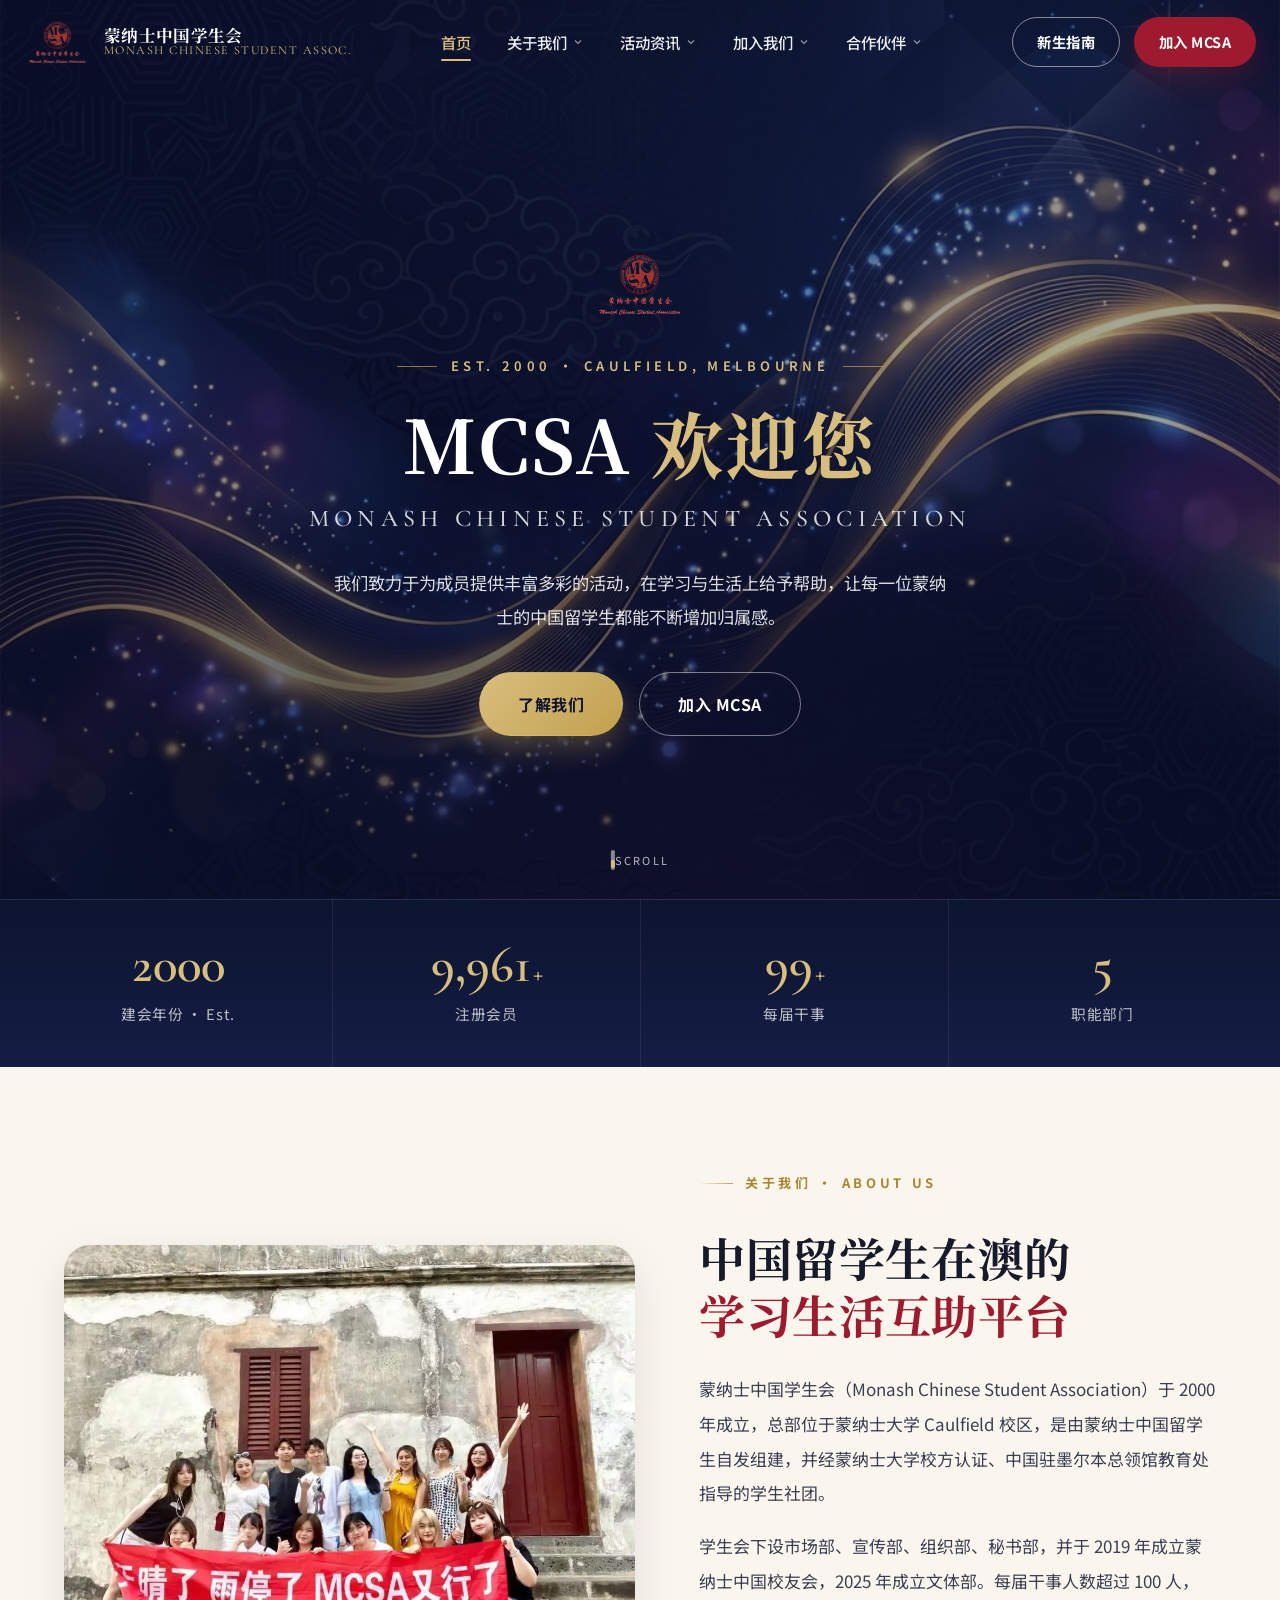
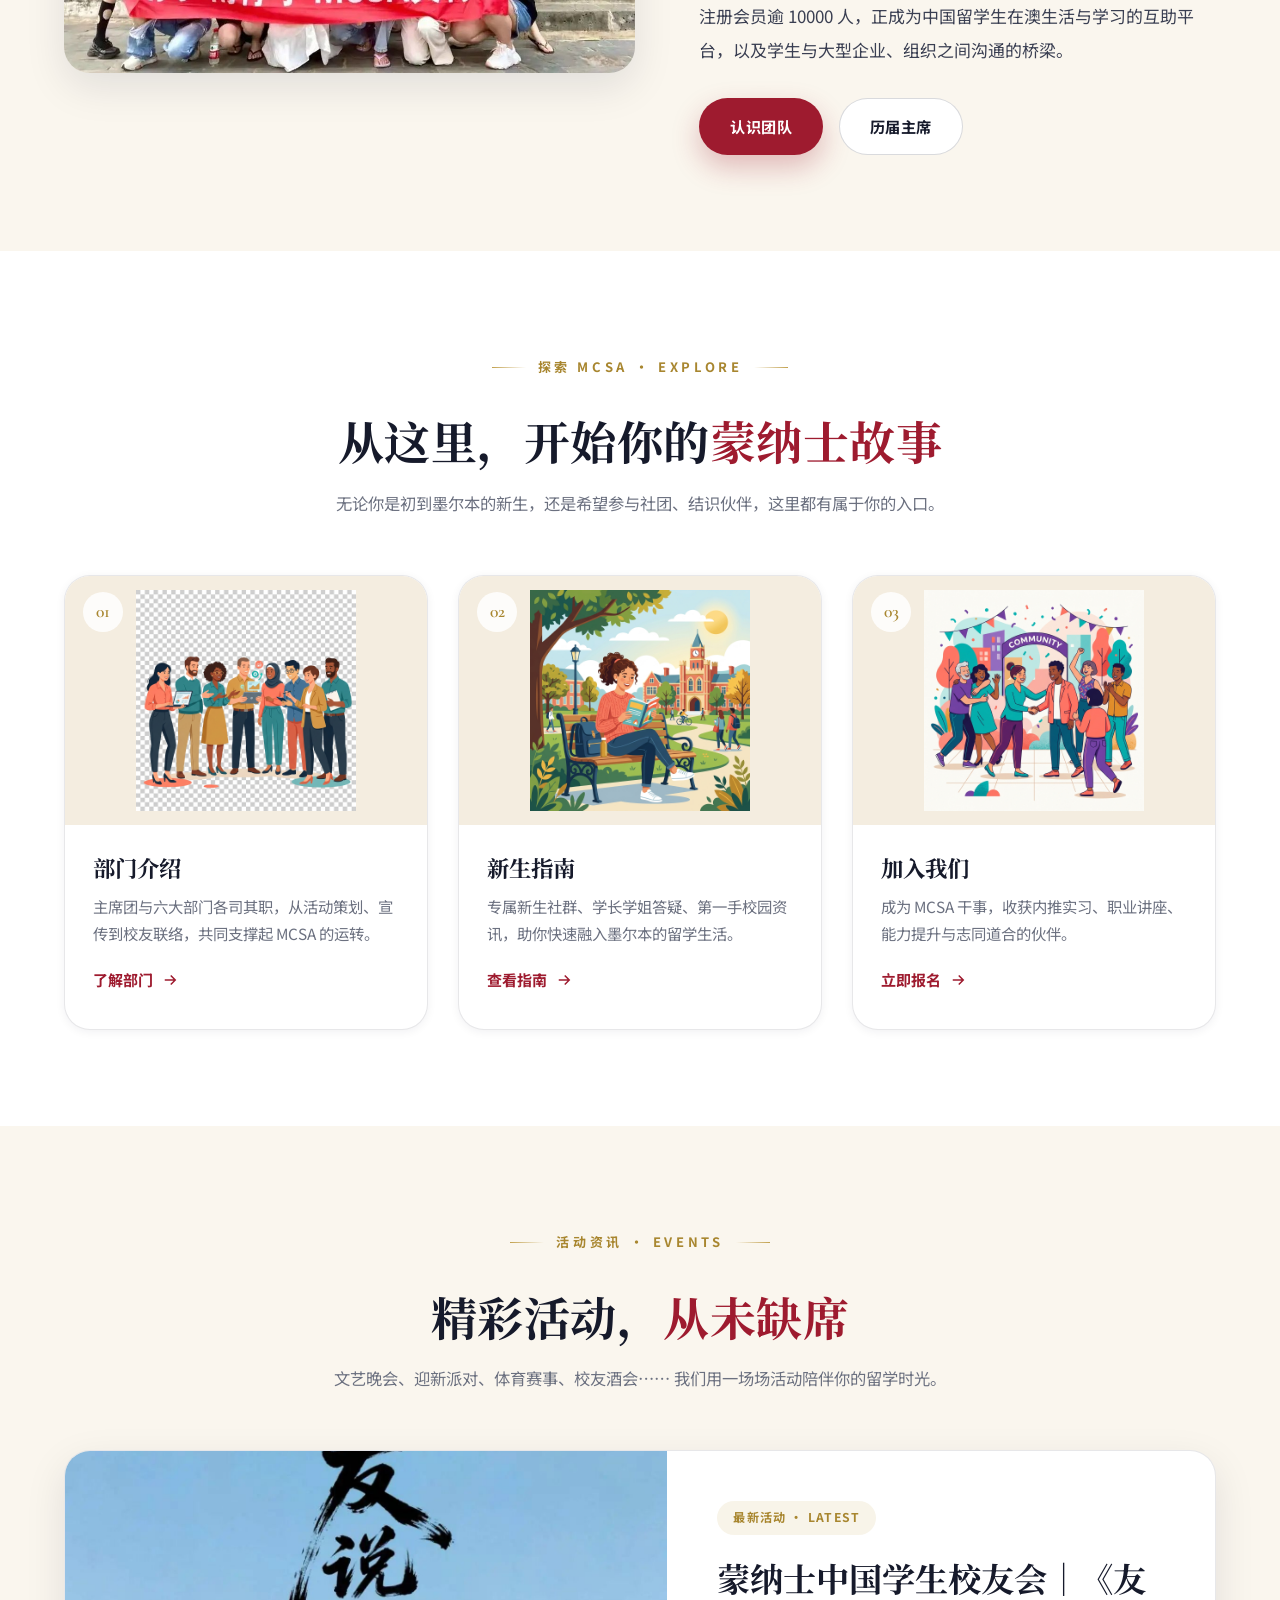
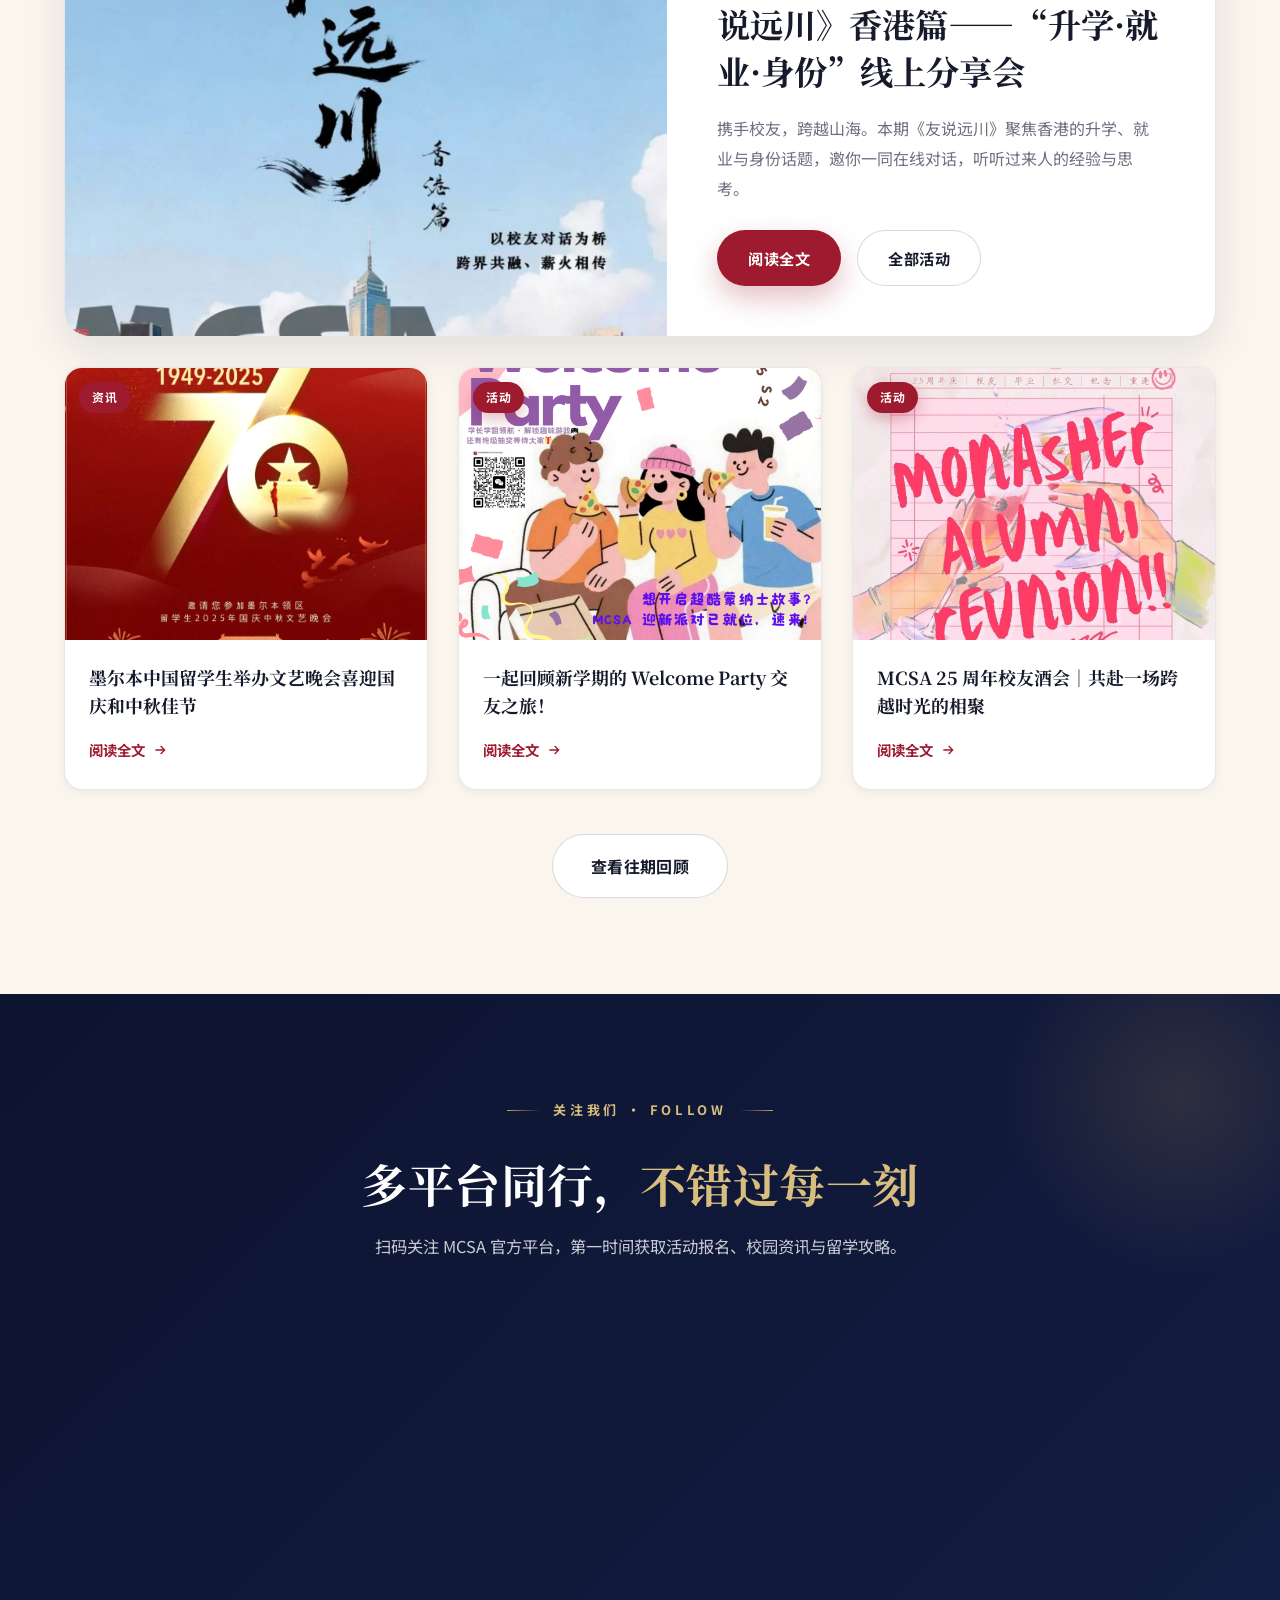
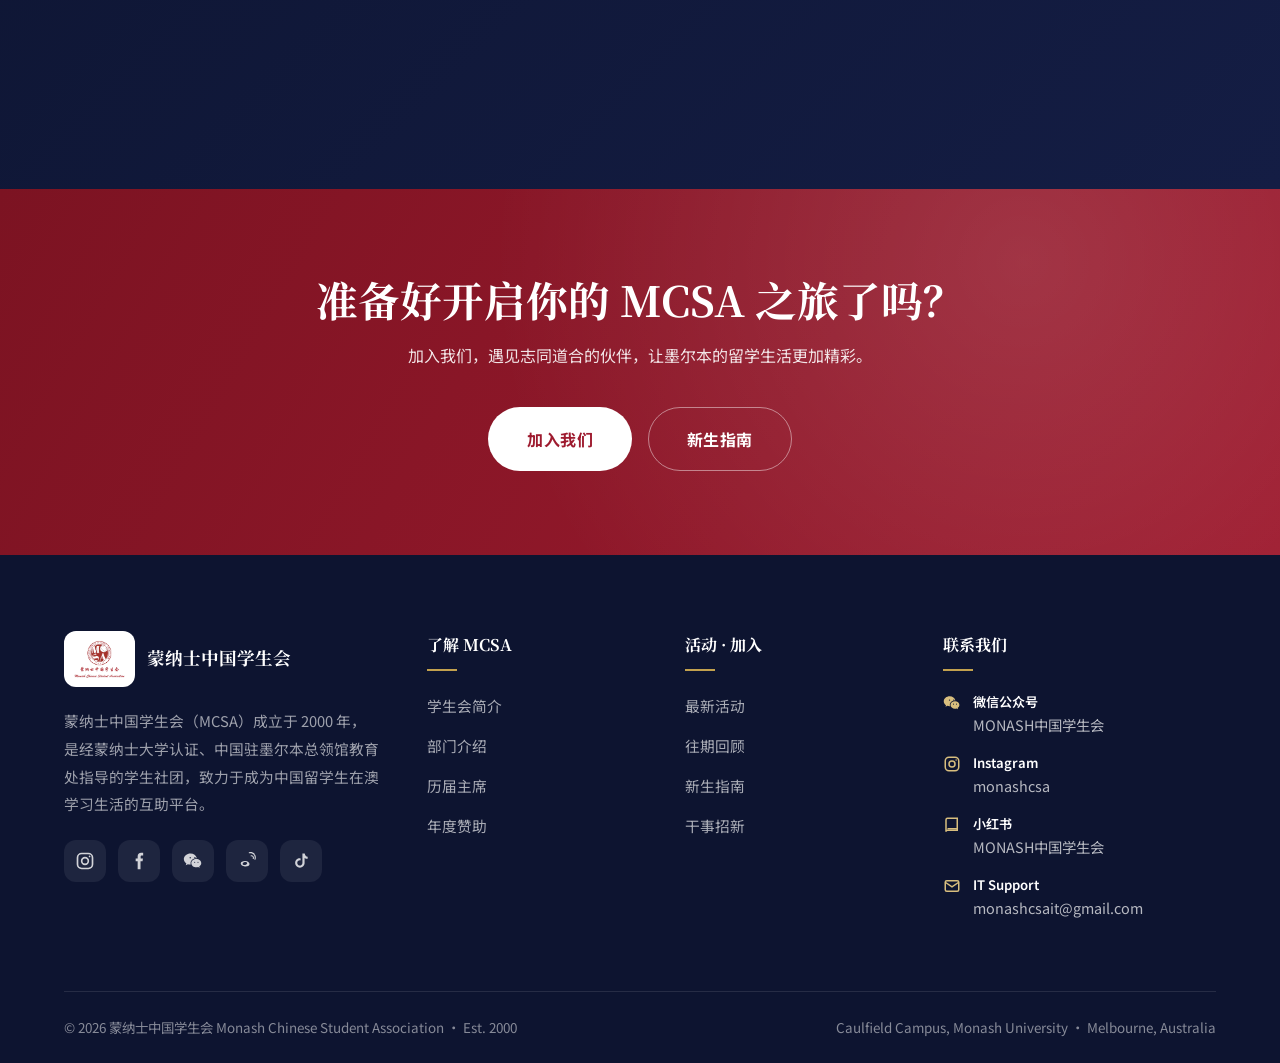
<file: index.html>
<!DOCTYPE html>
<html lang="zh-CN">
<head>
<meta charset="UTF-8">
<meta name="viewport" content="width=device-width, initial-scale=1.0">
<title>蒙纳士大学中国学生会 MCSA · 官方网站</title>
<meta name="description" content="蒙纳士中国学生会（MCSA）成立于2000年，是经蒙纳士大学认证、中国驻墨尔本总领馆教育处指导的学生社团，致力于为中国留学生提供丰富活动与学习生活上的帮助。">
<link rel="icon" href="images/mcsa_logo.png">
<link rel="preconnect" href="https://fonts.googleapis.com">
<link rel="preconnect" href="https://fonts.gstatic.com" crossorigin>
<link href="https://fonts.googleapis.com/css2?family=Cormorant+Garamond:ital,wght@0,500;0,600;1,500;1,600&family=Noto+Sans+SC:wght@300;400;500;700&family=Noto+Serif+SC:wght@500;600;700;900&display=swap" rel="stylesheet">
<link rel="stylesheet" href="assets/css/style.css?v=2">
</head>
<body data-page="home">

<!-- ============ HERO ============ -->
<section class="hero">
  <div class="hero__bg"><img src="images/hero_background.png" alt=""></div>
  <div class="container hero__inner">
    <img class="hero__crest" src="images/mcsa_logo.png" alt="MCSA 徽标">
    <div class="hero__eyebrow">EST. 2000 · CAULFIELD, MELBOURNE</div>
    <h1 class="hero__title">MCSA <span class="gold">欢迎您</span></h1>
    <div class="hero__en">Monash Chinese Student Association</div>
    <p class="hero__desc">我们致力于为成员提供丰富多彩的活动，在学习与生活上给予帮助，让每一位蒙纳士的中国留学生都能不断增加归属感。</p>
    <div class="hero__actions">
      <a class="btn btn-gold btn-lg" href="#about">了解我们</a>
      <a class="btn btn-ghost btn-lg" href="join.html">加入 MCSA</a>
    </div>
  </div>
  <a class="hero__scroll" href="#about" aria-label="向下滚动">
    <span class="mouse"></span>
    SCROLL
  </a>
</section>

<!-- ============ STATS ============ -->
<section class="hero-stats">
  <div class="container container-wide">
    <div class="grid">
      <div class="stat reveal"><div class="num">2000</div><div class="label">建会年份 · Est.</div></div>
      <div class="stat reveal" data-delay="1"><div class="num"><span data-count="10000">10000</span><span class="suffix">+</span></div><div class="label">注册会员</div></div>
      <div class="stat reveal" data-delay="2"><div class="num"><span data-count="100">100</span><span class="suffix">+</span></div><div class="label">每届干事</div></div>
      <div class="stat reveal" data-delay="3"><div class="num"><span data-count="6">6</span></div><div class="label">职能部门</div></div>
    </div>
  </div>
</section>

<!-- ============ ABOUT ============ -->
<section class="section bg-cream" id="about">
  <div class="container">
    <div class="split">
      <div class="split__media reveal">
        <img src="images/join/welfare1.webp" alt="MCSA 学生会成员合影">
        <span class="frame"></span>
      </div>
      <div class="split__content reveal" data-delay="1">
        <div class="section-head left" style="margin-bottom:28px">
          <span class="eyebrow">关于我们 · About Us</span>
          <h2 class="section-title" style="margin-top:16px">中国留学生在澳的<br><span class="accent">学习生活互助平台</span></h2>
        </div>
        <p class="lead">蒙纳士中国学生会（Monash Chinese Student Association）于 2000 年成立，总部位于蒙纳士大学 Caulfield 校区，是由蒙纳士中国留学生自发组建，并经蒙纳士大学校方认证、中国驻墨尔本总领馆教育处指导的学生社团。</p>
        <p class="lead">学生会下设市场部、宣传部、组织部、秘书部，并于 2019 年成立蒙纳士中国校友会，2025 年成立文体部。每届干事人数超过 100 人，注册会员逾 10000 人，正成为中国留学生在澳生活与学习的互助平台，以及学生与大型企业、组织之间沟通的桥梁。</p>
        <div class="hero__actions" style="justify-content:flex-start;margin-top:30px">
          <a class="btn btn-primary" href="departments.html">认识团队</a>
          <a class="btn btn-outline" href="presidents.html">历届主席</a>
        </div>
      </div>
    </div>
  </div>
</section>

<!-- ============ FEATURES ============ -->
<section class="section bg-paper">
  <div class="container">
    <div class="section-head center reveal">
      <span class="eyebrow eyebrow--center">探索 MCSA · Explore</span>
      <h2 class="section-title" style="margin-top:16px">从这里，开始你的<span class="accent">蒙纳士故事</span></h2>
      <p class="section-sub">无论你是初到墨尔本的新生，还是希望参与社团、结识伙伴，这里都有属于你的入口。</p>
    </div>
    <div class="feature-grid">
      <article class="feature-card reveal">
        <div class="feature-card__media"><img src="images/department_intro.png" alt="部门介绍"><span class="feature-card__num">01</span></div>
        <div class="feature-card__body">
          <h3>部门介绍</h3>
          <p>主席团与六大部门各司其职，从活动策划、宣传到校友联络，共同支撑起 MCSA 的运转。</p>
          <a class="feature-card__link" href="departments.html">了解部门 <svg viewBox="0 0 24 24" fill="none" stroke="currentColor" stroke-width="2"><path d="M5 12h14M13 6l6 6-6 6"/></svg></a>
        </div>
        <div class="feature-card__accent"></div>
      </article>
      <article class="feature-card reveal" data-delay="1">
        <div class="feature-card__media"><img src="images/freshman_guide.png" alt="新生指南"><span class="feature-card__num">02</span></div>
        <div class="feature-card__body">
          <h3>新生指南</h3>
          <p>专属新生社群、学长学姐答疑、第一手校园资讯，助你快速融入墨尔本的留学生活。</p>
          <a class="feature-card__link" href="guide.html">查看指南 <svg viewBox="0 0 24 24" fill="none" stroke="currentColor" stroke-width="2"><path d="M5 12h14M13 6l6 6-6 6"/></svg></a>
        </div>
        <div class="feature-card__accent"></div>
      </article>
      <article class="feature-card reveal" data-delay="2">
        <div class="feature-card__media"><img src="images/join_us.png" alt="加入我们"><span class="feature-card__num">03</span></div>
        <div class="feature-card__body">
          <h3>加入我们</h3>
          <p>成为 MCSA 干事，收获内推实习、职业讲座、能力提升与志同道合的伙伴。</p>
          <a class="feature-card__link" href="join.html">立即报名 <svg viewBox="0 0 24 24" fill="none" stroke="currentColor" stroke-width="2"><path d="M5 12h14M13 6l6 6-6 6"/></svg></a>
        </div>
        <div class="feature-card__accent"></div>
      </article>
    </div>
  </div>
</section>

<!-- ============ ACTIVITIES PREVIEW ============ -->
<section class="section bg-cream">
  <div class="container">
    <div class="section-head center reveal">
      <span class="eyebrow eyebrow--center">活动资讯 · Events</span>
      <h2 class="section-title" style="margin-top:16px">精彩活动，<span class="accent">从未缺席</span></h2>
      <p class="section-sub">文艺晚会、迎新派对、体育赛事、校友酒会…… 我们用一场场活动陪伴你的留学时光。</p>
    </div>

    <article class="feature-article reveal" style="margin-bottom:30px">
      <div class="feature-article__media"><img src="images/activities/latest_hongkong.jpg" alt="友说远川 香港篇"></div>
      <div class="feature-article__body">
        <span class="tag">最新活动 · Latest</span>
        <h2>蒙纳士中国学生校友会｜《友说远川》香港篇——“升学·就业·身份”线上分享会</h2>
        <p>携手校友，跨越山海。本期《友说远川》聚焦香港的升学、就业与身份话题，邀你一同在线对话，听听过来人的经验与思考。</p>
        <div class="hero__actions" style="justify-content:flex-start;margin-top:26px">
          <a class="btn btn-primary" href="https://mp.weixin.qq.com/s/M9QgxkiN4teV2iol4XSb_Q" target="_blank" rel="noopener">阅读全文</a>
          <a class="btn btn-outline" href="activities.html">全部活动</a>
        </div>
      </div>
    </article>

    <div class="cards cards--3">
      <a class="article-card reveal" href="https://mp.weixin.qq.com/s/vneP57w2PTJKXCd-thNegw" target="_blank" rel="noopener">
        <div class="article-card__media"><span class="article-card__tag">资讯</span><img src="images/activities/review_gala.jpeg" alt=""></div>
        <div class="article-card__body">
          <h3 class="article-card__title">墨尔本中国留学生举办文艺晚会喜迎国庆和中秋佳节</h3>
          <div class="article-card__foot"><span class="article-card__more">阅读全文 <svg viewBox="0 0 24 24" fill="none" stroke="currentColor" stroke-width="2"><path d="M5 12h14M13 6l6 6-6 6"/></svg></span></div>
        </div>
      </a>
      <a class="article-card reveal" data-delay="1" href="https://mp.weixin.qq.com/s/1YCKK0N0pMBkaIpQ6bQ25g" target="_blank" rel="noopener">
        <div class="article-card__media"><span class="article-card__tag">活动</span><img src="images/activities/review_welcome.png" alt=""></div>
        <div class="article-card__body">
          <h3 class="article-card__title">一起回顾新学期的 Welcome Party 交友之旅！</h3>
          <div class="article-card__foot"><span class="article-card__more">阅读全文 <svg viewBox="0 0 24 24" fill="none" stroke="currentColor" stroke-width="2"><path d="M5 12h14M13 6l6 6-6 6"/></svg></span></div>
        </div>
      </a>
      <a class="article-card reveal" data-delay="2" href="https://mp.weixin.qq.com/s/z1lJKWo18SNncahr-o_2Xg" target="_blank" rel="noopener">
        <div class="article-card__media"><span class="article-card__tag">活动</span><img src="images/activities/review_alumni25.jpg" alt=""></div>
        <div class="article-card__body">
          <h3 class="article-card__title">MCSA 25 周年校友酒会｜共赴一场跨越时光的相聚</h3>
          <div class="article-card__foot"><span class="article-card__more">阅读全文 <svg viewBox="0 0 24 24" fill="none" stroke="currentColor" stroke-width="2"><path d="M5 12h14M13 6l6 6-6 6"/></svg></span></div>
        </div>
      </a>
    </div>
    <div class="text-center" style="margin-top:44px">
      <a class="btn btn-outline btn-lg" href="reviews.html">查看往期回顾</a>
    </div>
  </div>
</section>

<!-- ============ CONNECT / QR ============ -->
<section class="section connect" id="connect">
  <div class="container" style="position:relative;z-index:2">
    <div class="section-head center reveal">
      <span class="eyebrow eyebrow--center" style="color:var(--gold-light)">关注我们 · Follow</span>
      <h2 class="section-title" style="margin-top:16px;color:#fff">多平台同行，<span style="color:var(--gold-light)">不错过每一刻</span></h2>
      <p class="section-sub" style="color:rgba(255,255,255,.78)">扫码关注 MCSA 官方平台，第一时间获取活动报名、校园资讯与留学攻略。</p>
    </div>
    <div class="qr-grid">
      <div class="qr-card reveal"><div class="qr-card__img"><img src="images/qr/wechat_official.jpg" alt="微信公众号二维码"></div><h4>微信公众号</h4><div class="handle">MONASH中国学生会</div></div>
      <div class="qr-card reveal" data-delay="1"><div class="qr-card__img"><img src="images/qr/miniprogram.jpg" alt="微信小程序二维码"></div><h4>微信小程序</h4><div class="handle">MCSA Mini Program</div></div>
      <div class="qr-card reveal" data-delay="2"><div class="qr-card__img"><img src="images/qr/douyin.jpg" alt="抖音二维码"></div><h4>抖音</h4><div class="handle">monashcsa</div></div>
      <div class="qr-card reveal" data-delay="3"><div class="qr-card__img"><img src="images/qr/weibo.jpg" alt="微博二维码"></div><h4>微博</h4><div class="handle">MONASH中国学生会</div></div>
    </div>
    <div class="contact-strip reveal">
      <a class="item" href="https://www.instagram.com/monashcsa/" target="_blank" rel="noopener"><svg viewBox="0 0 24 24" fill="none" stroke="currentColor" stroke-width="2"><rect x="3" y="3" width="18" height="18" rx="5"/><circle cx="12" cy="12" r="4"/><circle cx="17.5" cy="6.5" r="1" fill="currentColor" stroke="none"/></svg><span><strong>Instagram</strong> monashcsa</span></a>
      <a class="item" href="https://www.facebook.com/monashcsa/" target="_blank" rel="noopener"><svg viewBox="0 0 24 24" fill="currentColor"><path d="M14 9V7c0-1 .3-1.5 1.6-1.5H17V2.2C16.5 2.1 15.6 2 14.6 2 12 2 10.4 3.5 10.4 6.4V9H8v3.3h2.4V22h3.4v-9.7h2.5l.4-3.3H14Z"/></svg><span><strong>Facebook</strong> @monashcsa</span></a>
      <span class="item"><svg viewBox="0 0 24 24" fill="none" stroke="currentColor" stroke-width="2"><path d="M4 5a2 2 0 0 1 2-2h13v16H6a2 2 0 0 0-2 2V5Z"/><path d="M19 17H6"/></svg><span><strong>小红书</strong> MONASH中国学生会</span></span>
      <a class="item" href="mailto:monashcsait@gmail.com"><svg viewBox="0 0 24 24" fill="none" stroke="currentColor" stroke-width="2"><rect x="3" y="5" width="18" height="14" rx="2"/><path d="m3 7 9 6 9-6"/></svg><span><strong>IT Support</strong> monashcsait@gmail.com</span></a>
    </div>
  </div>
</section>

<!-- ============ CTA BAND ============ -->
<section class="cta-band">
  <div class="container">
    <h2 class="reveal">准备好开启你的 MCSA 之旅了吗？</h2>
    <p class="reveal" data-delay="1">加入我们，遇见志同道合的伙伴，让墨尔本的留学生活更加精彩。</p>
    <div class="hero__actions reveal" data-delay="2">
      <a class="btn btn-light btn-lg" href="join.html">加入我们</a>
      <a class="btn btn-ghost btn-lg" href="guide.html">新生指南</a>
    </div>
  </div>
</section>

<div id="site-footer"></div>
<script src="assets/js/main.js?v=2"></script>
</body>
</html>
</file>
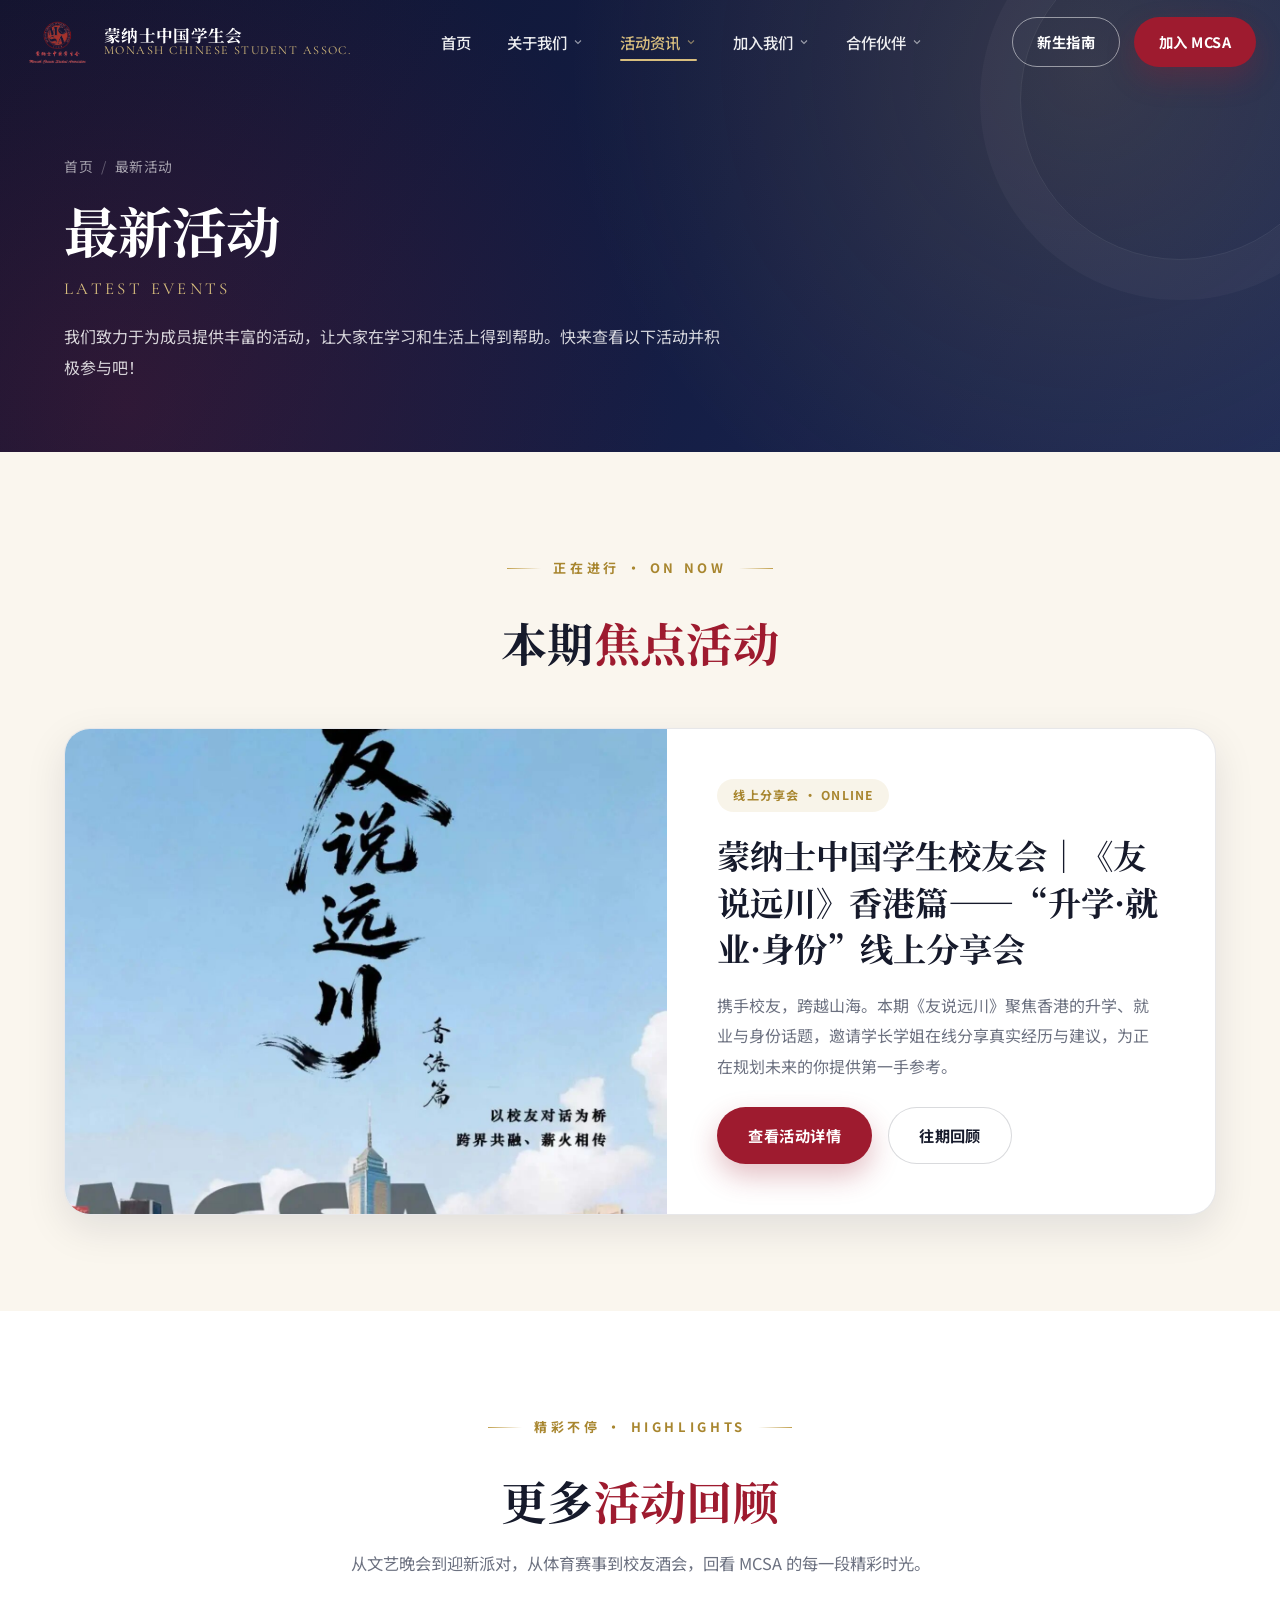
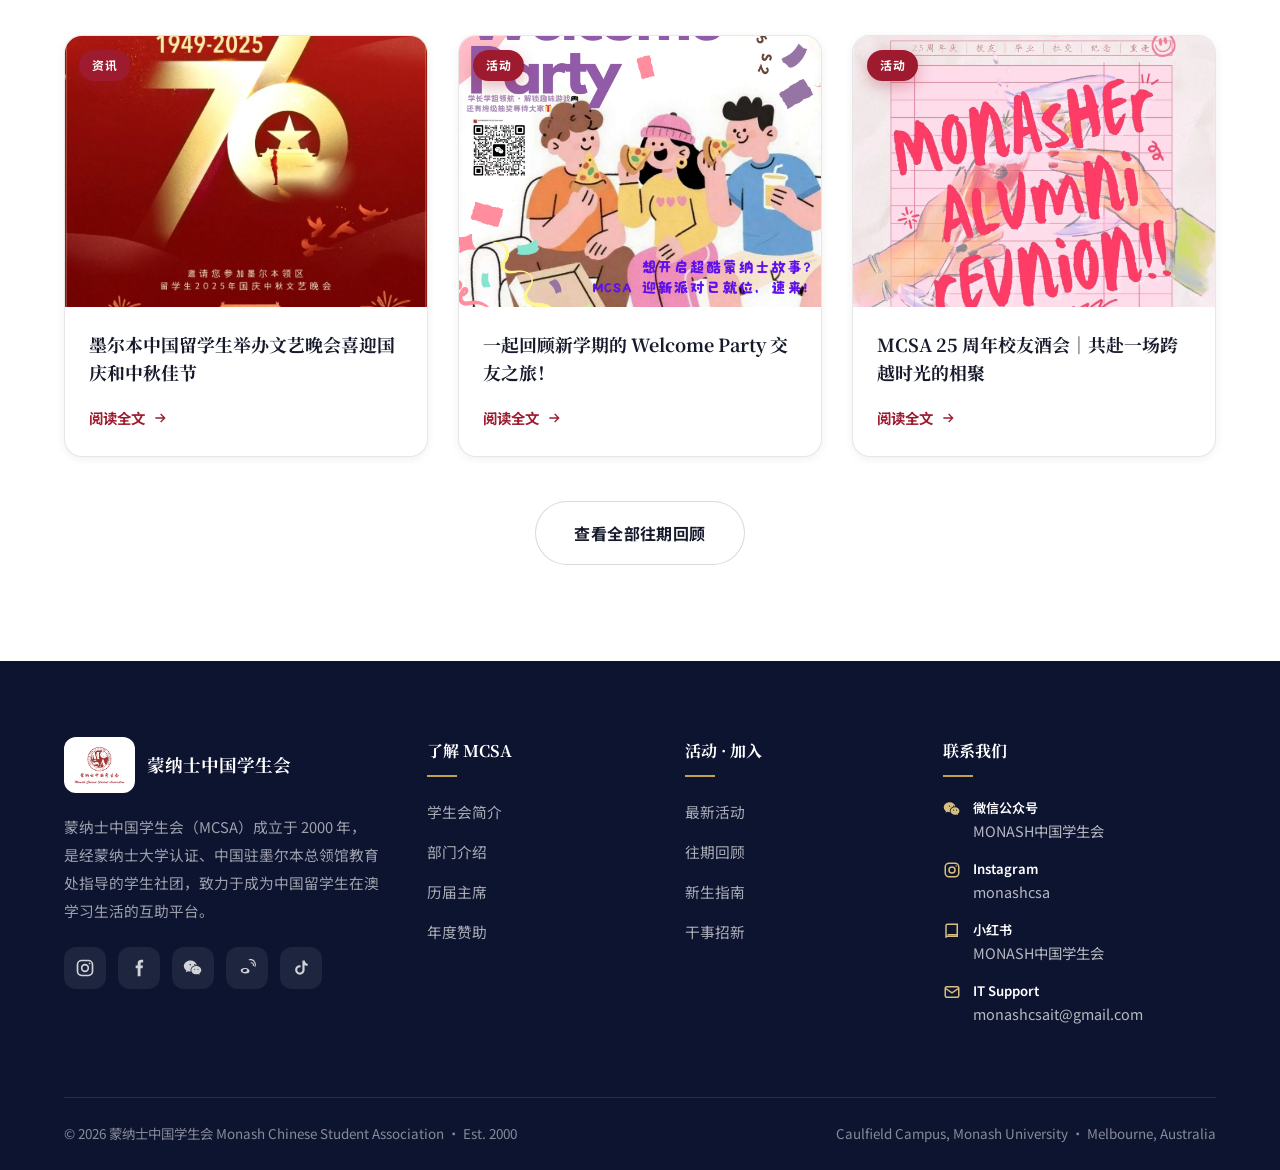
<file: activities.html>
<!DOCTYPE html>
<html lang="zh-CN">
<head>
<meta charset="UTF-8">
<meta name="viewport" content="width=device-width, initial-scale=1.0">
<title>最新活动 · 蒙纳士中国学生会 MCSA</title>
<meta name="description" content="MCSA 最新活动资讯：友说远川香港篇线上分享会等精彩活动，欢迎积极参与。">
<link rel="icon" href="images/mcsa_logo.png">
<link rel="preconnect" href="https://fonts.googleapis.com">
<link rel="preconnect" href="https://fonts.gstatic.com" crossorigin>
<link href="https://fonts.googleapis.com/css2?family=Cormorant+Garamond:ital,wght@0,500;0,600;1,500;1,600&family=Noto+Sans+SC:wght@300;400;500;700&family=Noto+Serif+SC:wght@500;600;700;900&display=swap" rel="stylesheet">
<link rel="stylesheet" href="assets/css/style.css?v=2">
</head>
<body data-page="activities">

<section class="page-hero">
  <div class="container">
    <div class="crumbs"><a href="index.html">首页</a><span>/</span>最新活动</div>
    <h1>最新活动</h1>
    <div class="en">Latest Events</div>
    <p>我们致力于为成员提供丰富的活动，让大家在学习和生活上得到帮助。快来查看以下活动并积极参与吧！</p>
  </div>
</section>

<section class="section bg-cream">
  <div class="container">
    <div class="section-head center reveal">
      <span class="eyebrow eyebrow--center">正在进行 · On Now</span>
      <h2 class="section-title" style="margin-top:16px">本期<span class="accent">焦点活动</span></h2>
    </div>

    <article class="feature-article reveal">
      <div class="feature-article__media"><img src="images/activities/latest_hongkong.jpg" alt="友说远川 香港篇"></div>
      <div class="feature-article__body">
        <span class="tag">线上分享会 · ONLINE</span>
        <h2>蒙纳士中国学生校友会｜《友说远川》香港篇——“升学·就业·身份”线上分享会</h2>
        <p>携手校友，跨越山海。本期《友说远川》聚焦香港的升学、就业与身份话题，邀请学长学姐在线分享真实经历与建议，为正在规划未来的你提供第一手参考。</p>
        <div class="hero__actions" style="justify-content:flex-start;margin-top:26px">
          <a class="btn btn-primary" href="https://mp.weixin.qq.com/s/M9QgxkiN4teV2iol4XSb_Q" target="_blank" rel="noopener">查看活动详情</a>
          <a class="btn btn-outline" href="reviews.html">往期回顾</a>
        </div>
      </div>
    </article>
  </div>
</section>

<section class="section bg-paper">
  <div class="container">
    <div class="section-head center reveal">
      <span class="eyebrow eyebrow--center">精彩不停 · Highlights</span>
      <h2 class="section-title" style="margin-top:16px">更多<span class="accent">活动回顾</span></h2>
      <p class="section-sub">从文艺晚会到迎新派对，从体育赛事到校友酒会，回看 MCSA 的每一段精彩时光。</p>
    </div>
    <div class="cards cards--3">
      <a class="article-card reveal" href="https://mp.weixin.qq.com/s/vneP57w2PTJKXCd-thNegw" target="_blank" rel="noopener">
        <div class="article-card__media"><span class="article-card__tag">资讯</span><img src="images/activities/review_gala.jpeg" alt=""></div>
        <div class="article-card__body"><h3 class="article-card__title">墨尔本中国留学生举办文艺晚会喜迎国庆和中秋佳节</h3>
        <div class="article-card__foot"><span class="article-card__more">阅读全文 <svg viewBox="0 0 24 24" fill="none" stroke="currentColor" stroke-width="2"><path d="M5 12h14M13 6l6 6-6 6"/></svg></span></div></div>
      </a>
      <a class="article-card reveal" data-delay="1" href="https://mp.weixin.qq.com/s/1YCKK0N0pMBkaIpQ6bQ25g" target="_blank" rel="noopener">
        <div class="article-card__media"><span class="article-card__tag">活动</span><img src="images/activities/review_welcome.png" alt=""></div>
        <div class="article-card__body"><h3 class="article-card__title">一起回顾新学期的 Welcome Party 交友之旅！</h3>
        <div class="article-card__foot"><span class="article-card__more">阅读全文 <svg viewBox="0 0 24 24" fill="none" stroke="currentColor" stroke-width="2"><path d="M5 12h14M13 6l6 6-6 6"/></svg></span></div></div>
      </a>
      <a class="article-card reveal" data-delay="2" href="https://mp.weixin.qq.com/s/z1lJKWo18SNncahr-o_2Xg" target="_blank" rel="noopener">
        <div class="article-card__media"><span class="article-card__tag">活动</span><img src="images/activities/review_alumni25.jpg" alt=""></div>
        <div class="article-card__body"><h3 class="article-card__title">MCSA 25 周年校友酒会｜共赴一场跨越时光的相聚</h3>
        <div class="article-card__foot"><span class="article-card__more">阅读全文 <svg viewBox="0 0 24 24" fill="none" stroke="currentColor" stroke-width="2"><path d="M5 12h14M13 6l6 6-6 6"/></svg></span></div></div>
      </a>
    </div>
    <div class="text-center" style="margin-top:44px">
      <a class="btn btn-outline btn-lg" href="reviews.html">查看全部往期回顾</a>
    </div>
  </div>
</section>

<div id="site-footer"></div>
<script src="assets/js/main.js?v=2"></script>
</body>
</html>
</file>
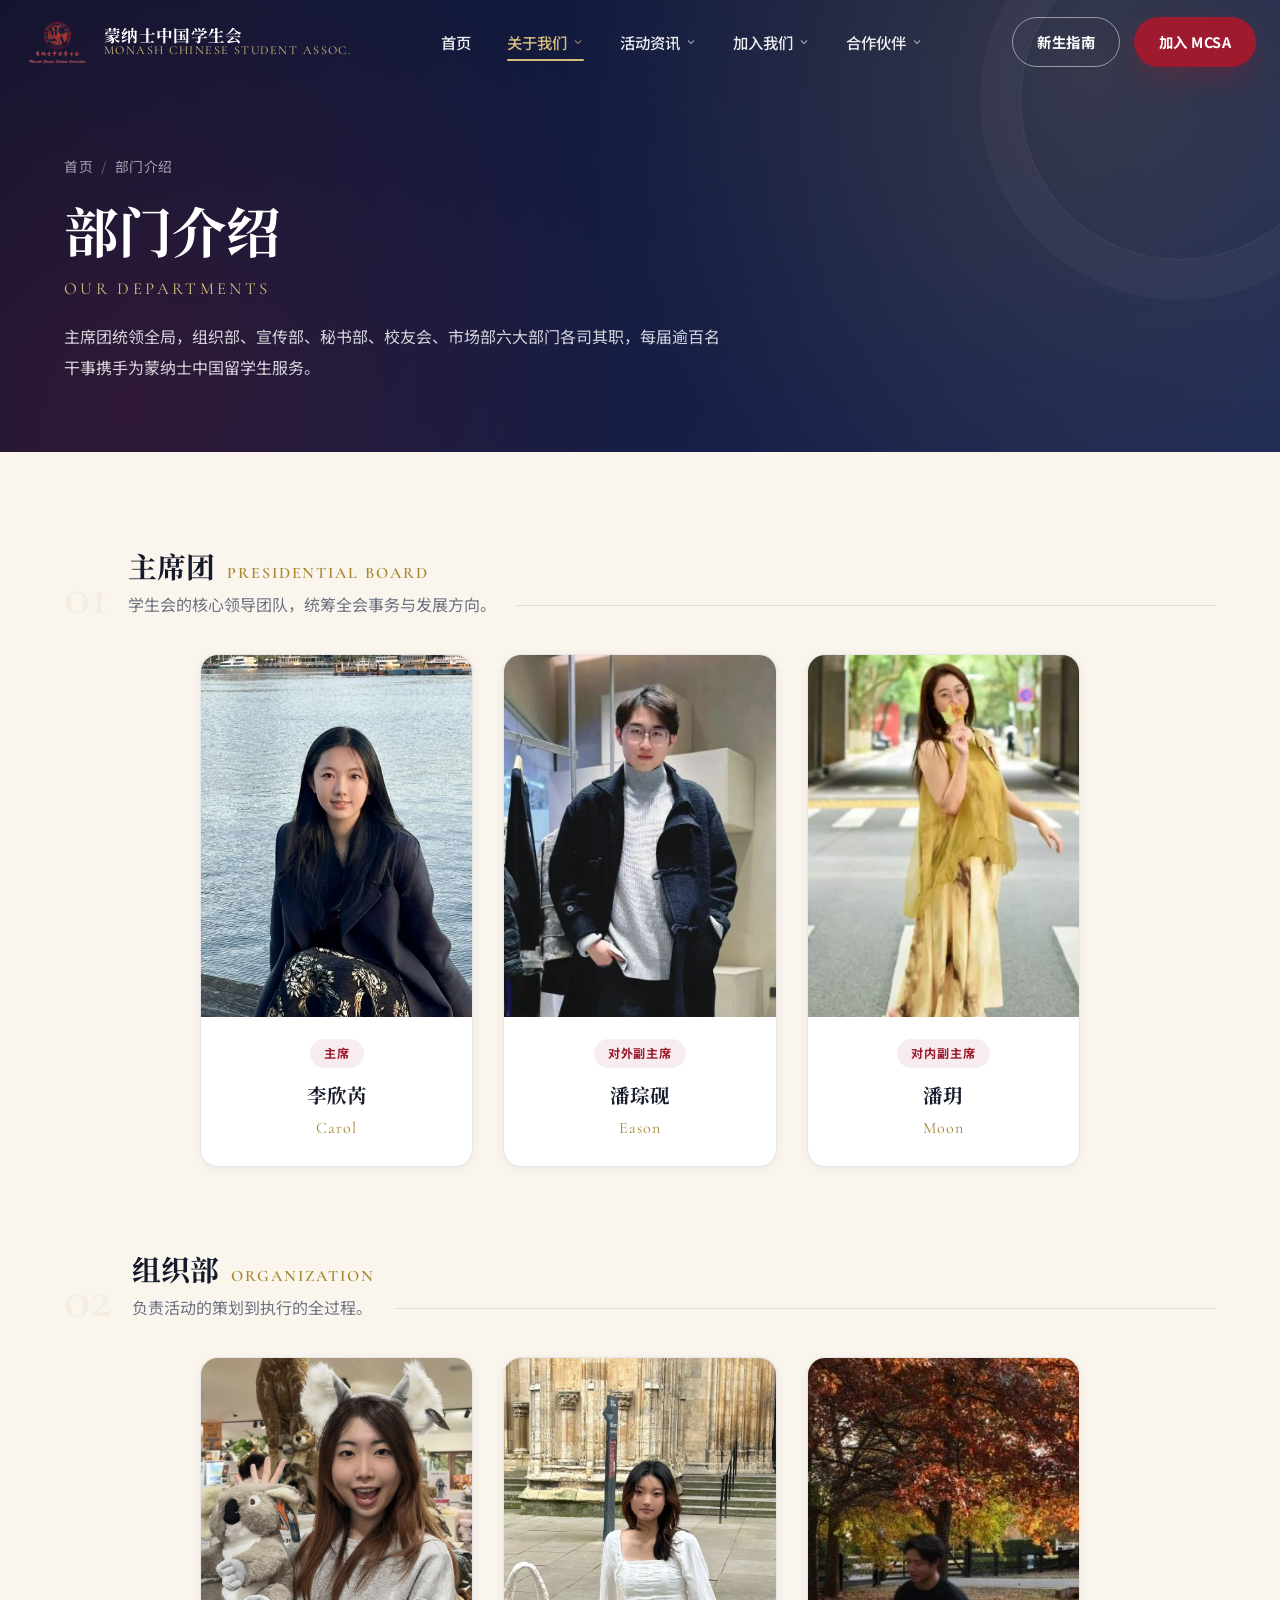
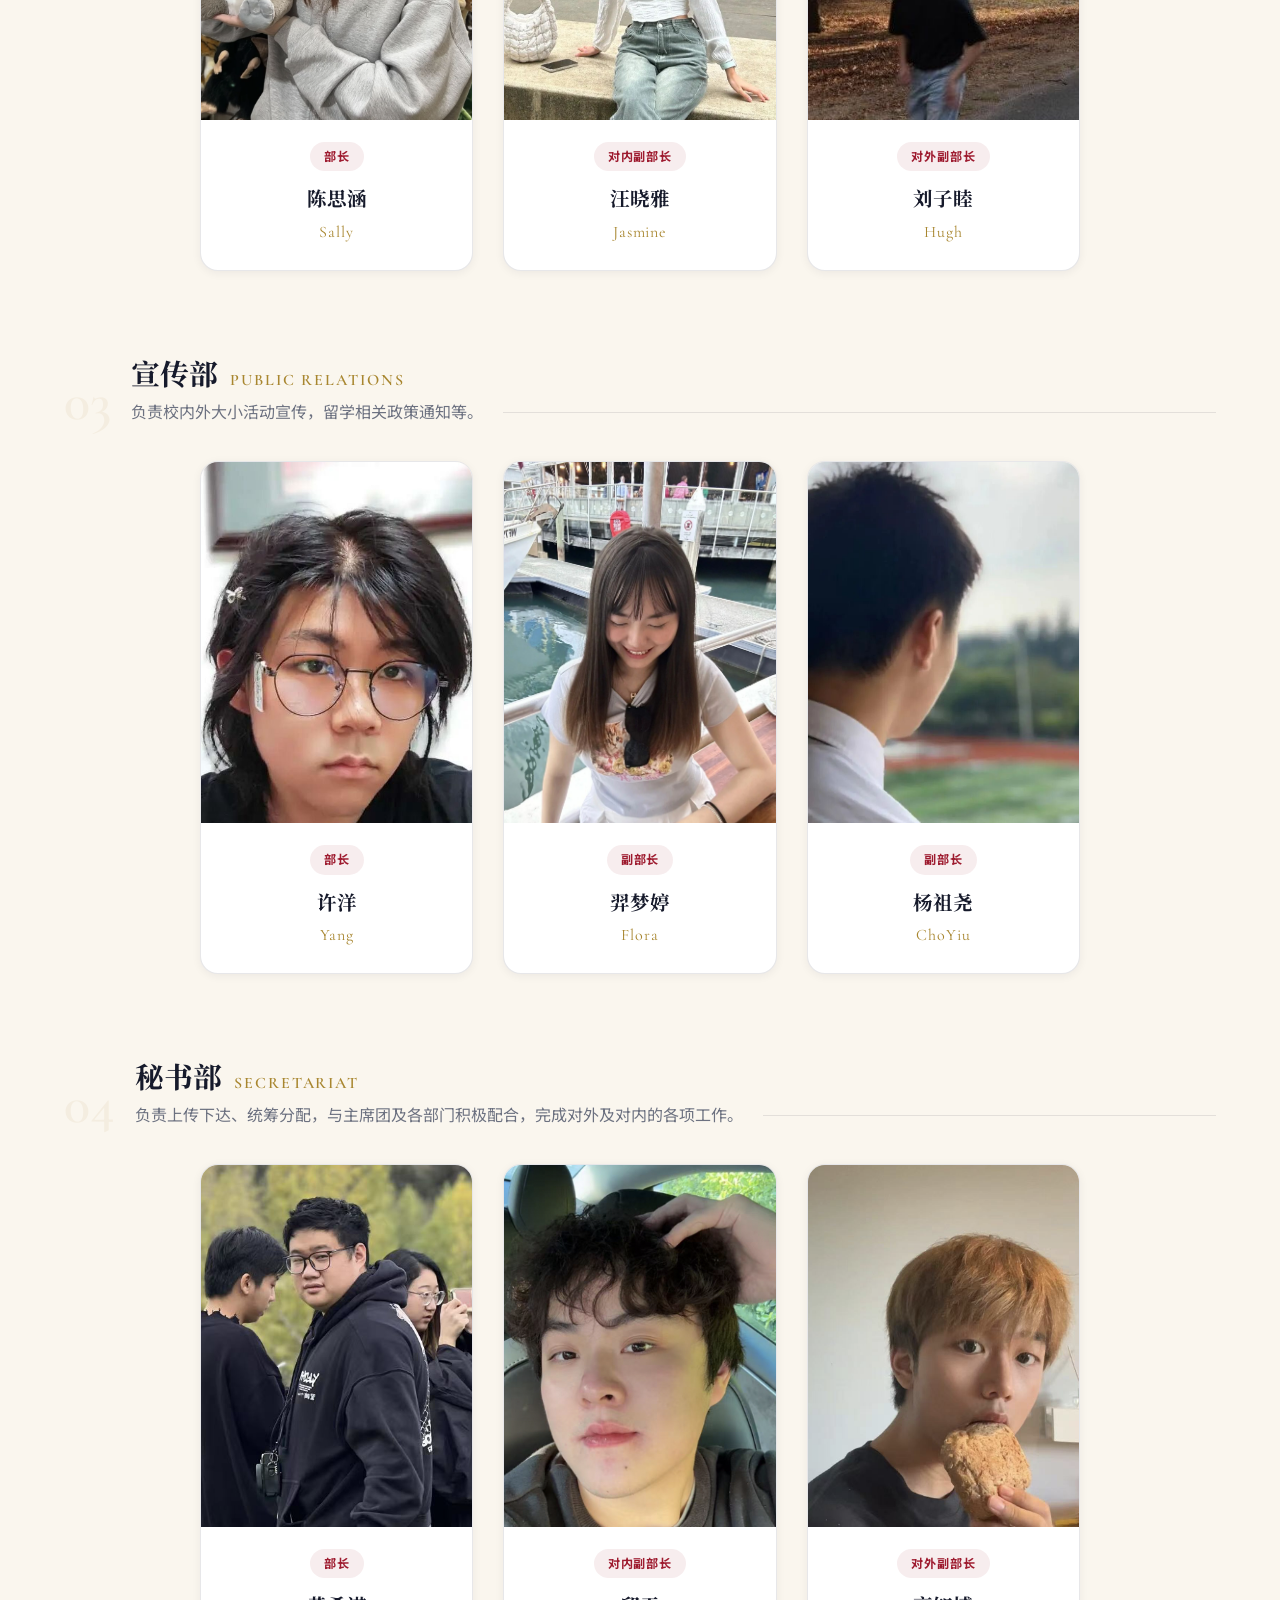
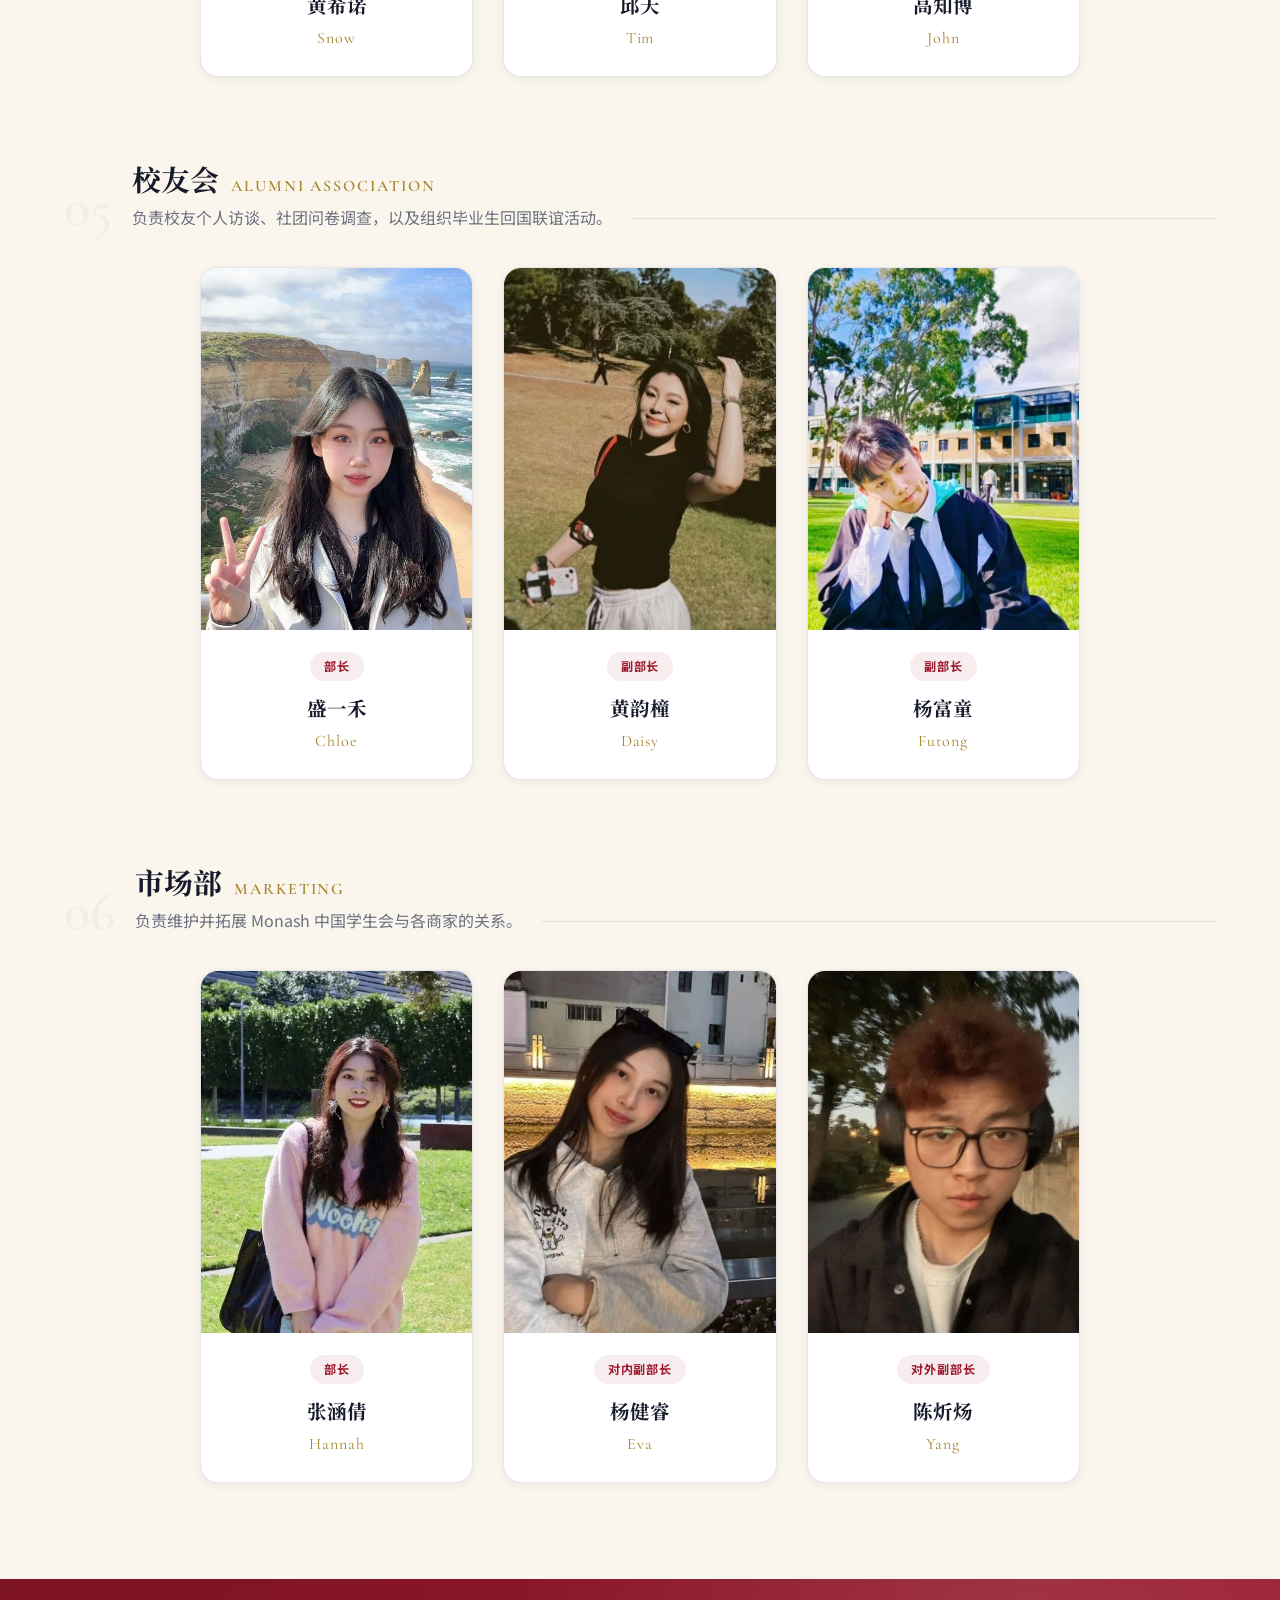
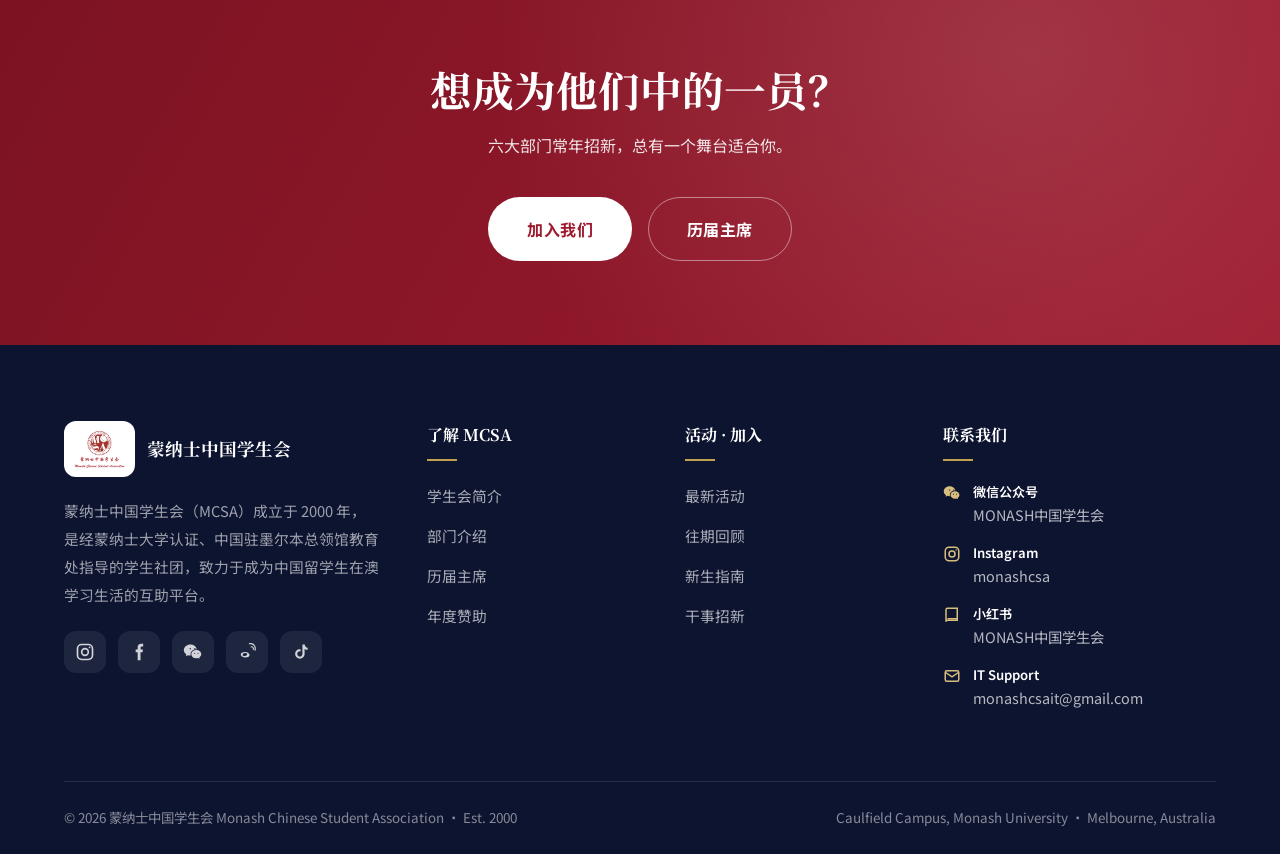
<file: departments.html>
<!DOCTYPE html>
<html lang="zh-CN">
<head>
<meta charset="UTF-8">
<meta name="viewport" content="width=device-width, initial-scale=1.0">
<title>部门介绍 · 蒙纳士中国学生会 MCSA</title>
<meta name="description" content="MCSA 主席团与组织部、宣传部、秘书部、校友会、市场部六大部门的成员介绍与职能分工。">
<link rel="icon" href="images/mcsa_logo.png">
<link rel="preconnect" href="https://fonts.googleapis.com">
<link rel="preconnect" href="https://fonts.gstatic.com" crossorigin>
<link href="https://fonts.googleapis.com/css2?family=Cormorant+Garamond:ital,wght@0,500;0,600;1,500;1,600&family=Noto+Sans+SC:wght@300;400;500;700&family=Noto+Serif+SC:wght@500;600;700;900&display=swap" rel="stylesheet">
<link rel="stylesheet" href="assets/css/style.css?v=2">
</head>
<body data-page="departments">

<section class="page-hero">
  <div class="container">
    <div class="crumbs"><a href="index.html">首页</a><span>/</span>部门介绍</div>
    <h1>部门介绍</h1>
    <div class="en">Our Departments</div>
    <p>主席团统领全局，组织部、宣传部、秘书部、校友会、市场部六大部门各司其职，每届逾百名干事携手为蒙纳士中国留学生服务。</p>
  </div>
</section>

<section class="section bg-cream">
  <div class="container">

    <!-- 主席团 -->
    <div class="dept reveal">
      <div class="dept__head">
        <span class="dept__index">01</span>
        <div class="dept__titles">
          <h2>主席团<span class="en">Presidential Board</span></h2>
          <p>学生会的核心领导团队，统筹全会事务与发展方向。</p>
        </div>
        <span class="dept__line"></span>
      </div>
      <div class="people people--lead">
        <article class="person">
          <div class="person__photo"><img src="images/members/carol.jpg" alt="李欣芮 Carol"></div>
          <div class="person__body"><span class="person__role">主席</span><div class="person__name">李欣芮</div><div class="person__en">Carol</div></div>
        </article>
        <article class="person">
          <div class="person__photo"><img src="images/members/eason.jpg" alt="潘琮砚 Eason"></div>
          <div class="person__body"><span class="person__role">对外副主席</span><div class="person__name">潘琮砚</div><div class="person__en">Eason</div></div>
        </article>
        <article class="person">
          <div class="person__photo"><img src="images/members/moon.jpg" alt="潘玥 Moon"></div>
          <div class="person__body"><span class="person__role">对内副主席</span><div class="person__name">潘玥</div><div class="person__en">Moon</div></div>
        </article>
      </div>
    </div>

    <!-- 组织部 -->
    <div class="dept reveal">
      <div class="dept__head">
        <span class="dept__index">02</span>
        <div class="dept__titles">
          <h2>组织部<span class="en">Organization</span></h2>
          <p>负责活动的策划到执行的全过程。</p>
        </div>
        <span class="dept__line"></span>
      </div>
      <div class="people people--lead">
        <article class="person">
          <div class="person__photo"><img src="images/members/sally.png" alt="陈思涵 Sally"></div>
          <div class="person__body"><span class="person__role">部长</span><div class="person__name">陈思涵</div><div class="person__en">Sally</div></div>
        </article>
        <article class="person">
          <div class="person__photo"><img src="images/members/jasmine.jpg" alt="汪晓雅 Jasmine"></div>
          <div class="person__body"><span class="person__role">对内副部长</span><div class="person__name">汪晓雅</div><div class="person__en">Jasmine</div></div>
        </article>
        <article class="person">
          <div class="person__photo"><img src="images/members/hugh.jpg" alt="刘子睦 Hugh"></div>
          <div class="person__body"><span class="person__role">对外副部长</span><div class="person__name">刘子睦</div><div class="person__en">Hugh</div></div>
        </article>
      </div>
    </div>

    <!-- 宣传部 -->
    <div class="dept reveal">
      <div class="dept__head">
        <span class="dept__index">03</span>
        <div class="dept__titles">
          <h2>宣传部<span class="en">Public Relations</span></h2>
          <p>负责校内外大小活动宣传，留学相关政策通知等。</p>
        </div>
        <span class="dept__line"></span>
      </div>
      <div class="people people--lead">
        <article class="person">
          <div class="person__photo"><img src="images/members/xuyang.jpg" alt="许洋 Yang"></div>
          <div class="person__body"><span class="person__role">部长</span><div class="person__name">许洋</div><div class="person__en">Yang</div></div>
        </article>
        <article class="person">
          <div class="person__photo"><img src="images/members/flora.jpg" alt="羿梦婷 Flora"></div>
          <div class="person__body"><span class="person__role">副部长</span><div class="person__name">羿梦婷</div><div class="person__en">Flora</div></div>
        </article>
        <article class="person">
          <div class="person__photo"><img src="images/members/choyiu.jpg" alt="杨祖尧 ChoYiu"></div>
          <div class="person__body"><span class="person__role">副部长</span><div class="person__name">杨祖尧</div><div class="person__en">ChoYiu</div></div>
        </article>
      </div>
    </div>

    <!-- 秘书部 -->
    <div class="dept reveal">
      <div class="dept__head">
        <span class="dept__index">04</span>
        <div class="dept__titles">
          <h2>秘书部<span class="en">Secretariat</span></h2>
          <p>负责上传下达、统筹分配，与主席团及各部门积极配合，完成对外及对内的各项工作。</p>
        </div>
        <span class="dept__line"></span>
      </div>
      <div class="people people--lead">
        <article class="person">
          <div class="person__photo"><img src="images/members/snow.png" alt="黄希诺 Snow"></div>
          <div class="person__body"><span class="person__role">部长</span><div class="person__name">黄希诺</div><div class="person__en">Snow</div></div>
        </article>
        <article class="person">
          <div class="person__photo"><img src="images/members/tim.png" alt="邱天 Tim"></div>
          <div class="person__body"><span class="person__role">对内副部长</span><div class="person__name">邱天</div><div class="person__en">Tim</div></div>
        </article>
        <article class="person">
          <div class="person__photo"><img src="images/members/john.png" alt="高知博 John"></div>
          <div class="person__body"><span class="person__role">对外副部长</span><div class="person__name">高知博</div><div class="person__en">John</div></div>
        </article>
      </div>
    </div>

    <!-- 校友会 -->
    <div class="dept reveal">
      <div class="dept__head">
        <span class="dept__index">05</span>
        <div class="dept__titles">
          <h2>校友会<span class="en">Alumni Association</span></h2>
          <p>负责校友个人访谈、社团问卷调查，以及组织毕业生回国联谊活动。</p>
        </div>
        <span class="dept__line"></span>
      </div>
      <div class="people people--lead">
        <article class="person">
          <div class="person__photo"><img src="images/members/chloe.jpg" alt="盛一禾 Chloe"></div>
          <div class="person__body"><span class="person__role">部长</span><div class="person__name">盛一禾</div><div class="person__en">Chloe</div></div>
        </article>
        <article class="person">
          <div class="person__photo"><img src="images/members/daisy.jpg" alt="黄韵橦 Daisy"></div>
          <div class="person__body"><span class="person__role">副部长</span><div class="person__name">黄韵橦</div><div class="person__en">Daisy</div></div>
        </article>
        <article class="person">
          <div class="person__photo"><img src="images/members/futong.jpg" alt="杨富童 Futong"></div>
          <div class="person__body"><span class="person__role">副部长</span><div class="person__name">杨富童</div><div class="person__en">Futong</div></div>
        </article>
      </div>
    </div>

    <!-- 市场部 -->
    <div class="dept reveal">
      <div class="dept__head">
        <span class="dept__index">06</span>
        <div class="dept__titles">
          <h2>市场部<span class="en">Marketing</span></h2>
          <p>负责维护并拓展 Monash 中国学生会与各商家的关系。</p>
        </div>
        <span class="dept__line"></span>
      </div>
      <div class="people people--lead">
        <article class="person">
          <div class="person__photo"><img src="images/members/hannah.jpg" alt="张涵倩 Hannah"></div>
          <div class="person__body"><span class="person__role">部长</span><div class="person__name">张涵倩</div><div class="person__en">Hannah</div></div>
        </article>
        <article class="person">
          <div class="person__photo"><img src="images/members/eva.jpg" alt="杨健睿 Eva"></div>
          <div class="person__body"><span class="person__role">对内副部长</span><div class="person__name">杨健睿</div><div class="person__en">Eva</div></div>
        </article>
        <article class="person">
          <div class="person__photo"><img src="images/members/chenxinyang.jpg" alt="陈炘炀 Yang"></div>
          <div class="person__body"><span class="person__role">对外副部长</span><div class="person__name">陈炘炀</div><div class="person__en">Yang</div></div>
        </article>
      </div>
    </div>

  </div>
</section>

<section class="cta-band">
  <div class="container">
    <h2 class="reveal">想成为他们中的一员？</h2>
    <p class="reveal" data-delay="1">六大部门常年招新，总有一个舞台适合你。</p>
    <div class="hero__actions reveal" data-delay="2">
      <a class="btn btn-light btn-lg" href="join.html">加入我们</a>
      <a class="btn btn-ghost btn-lg" href="presidents.html">历届主席</a>
    </div>
  </div>
</section>

<div id="site-footer"></div>
<script src="assets/js/main.js?v=2"></script>
</body>
</html>
</file>
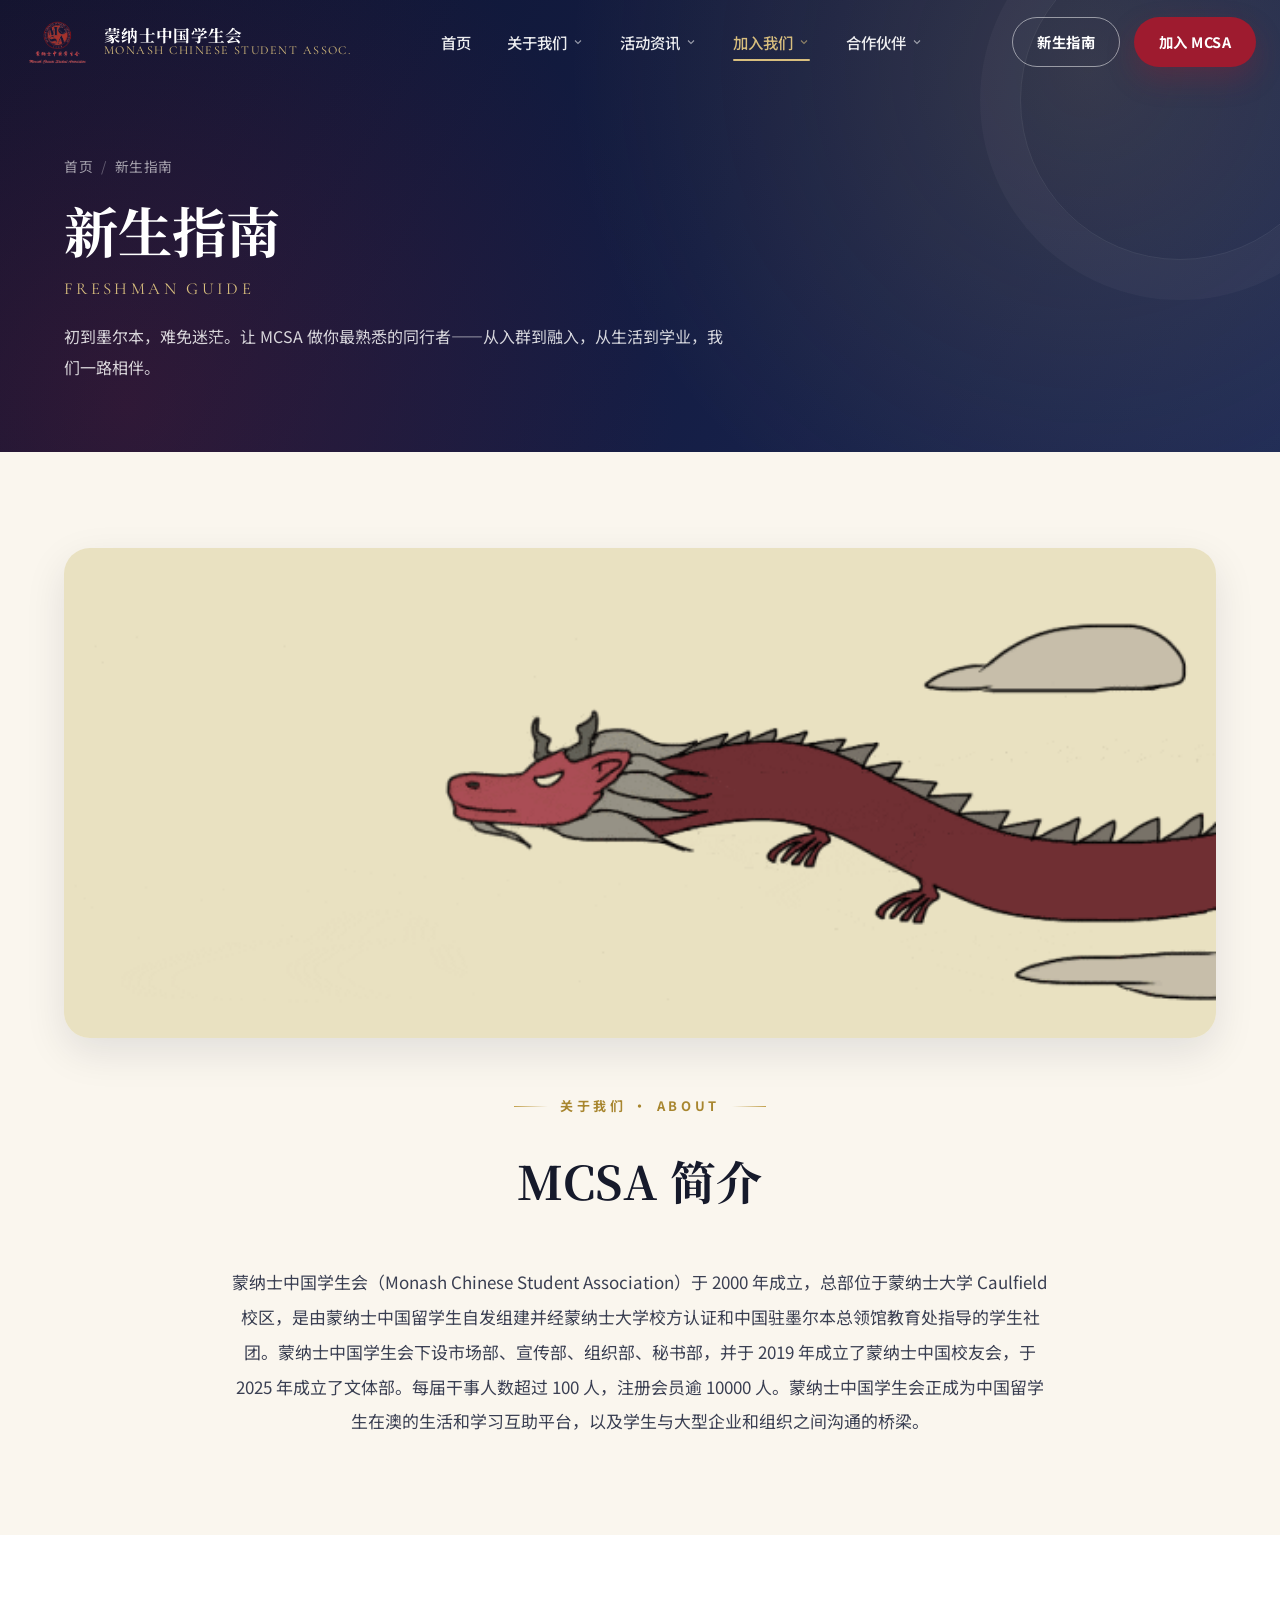
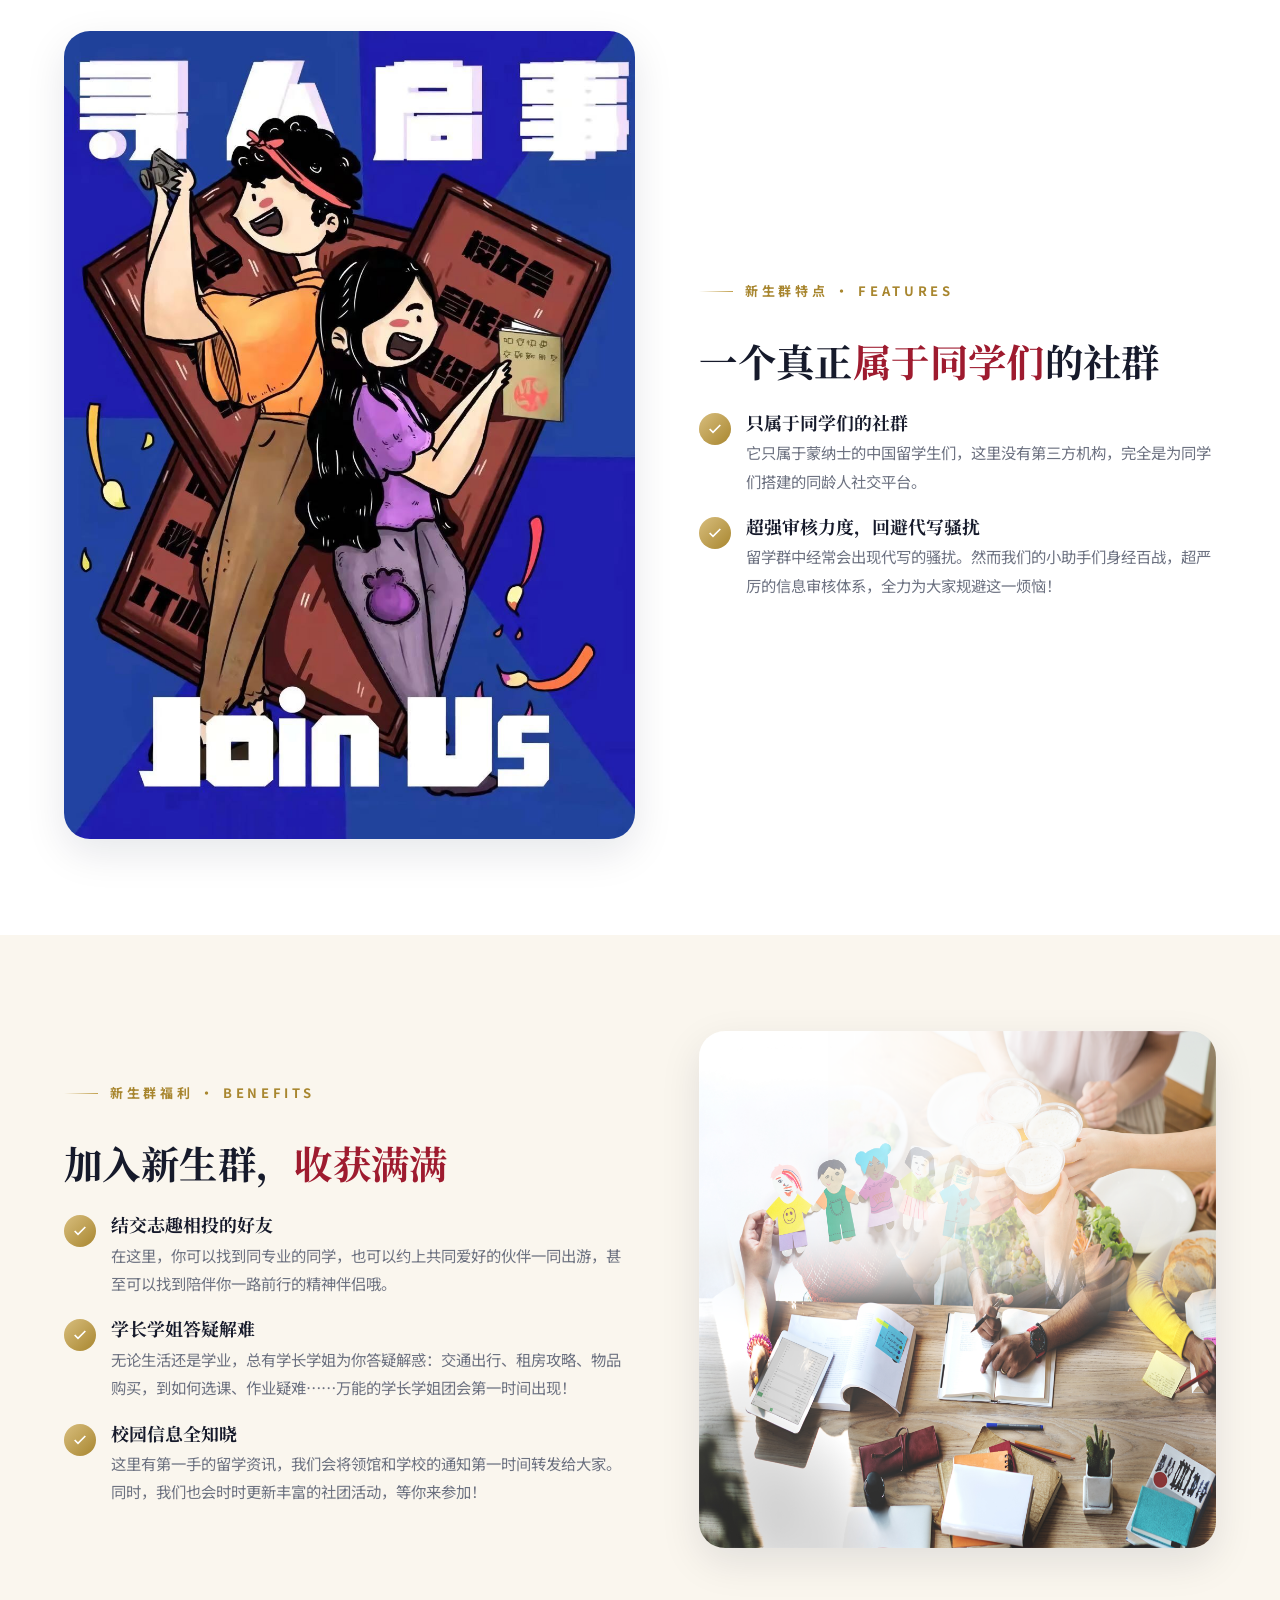
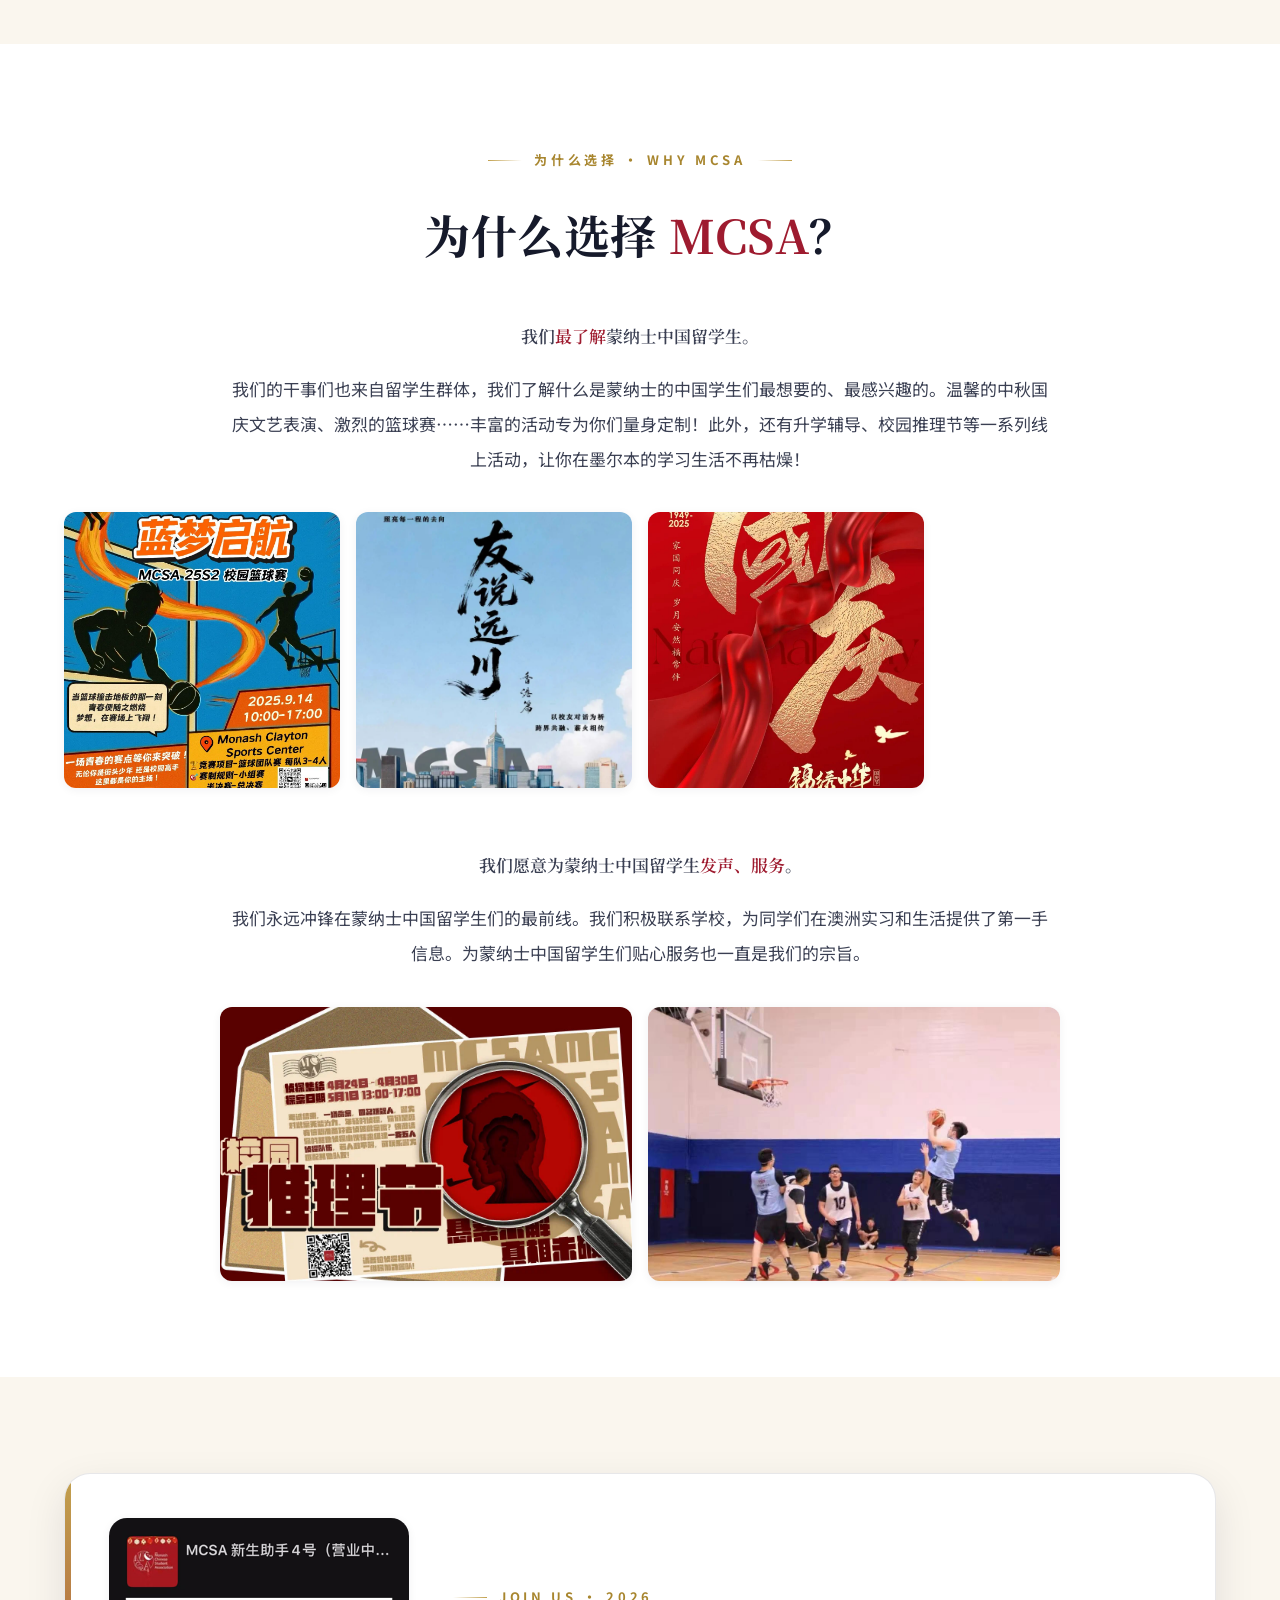
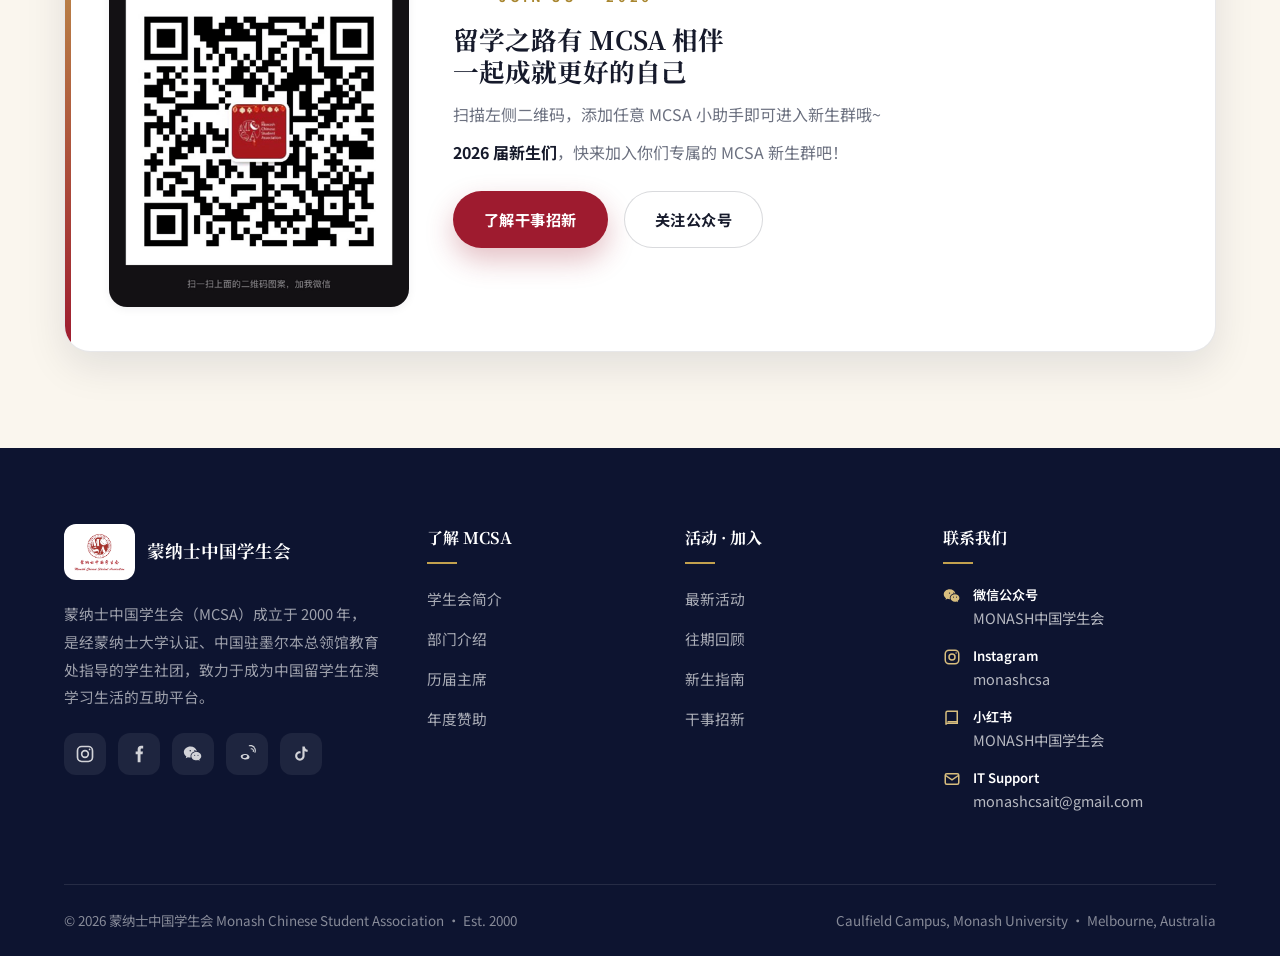
<file: guide.html>
<!DOCTYPE html>
<html lang="zh-CN">
<head>
<meta charset="UTF-8">
<meta name="viewport" content="width=device-width, initial-scale=1.0">
<title>新生指南 · 蒙纳士中国学生会 MCSA</title>
<meta name="description" content="MCSA 新生指南：学生会简介、新生群特点与福利、为什么选择 MCSA，助力 2026 届新生快速融入蒙纳士留学生活。">
<link rel="icon" href="images/mcsa_logo.png">
<link rel="preconnect" href="https://fonts.googleapis.com">
<link rel="preconnect" href="https://fonts.gstatic.com" crossorigin>
<link href="https://fonts.googleapis.com/css2?family=Cormorant+Garamond:ital,wght@0,500;0,600;1,500;1,600&family=Noto+Sans+SC:wght@300;400;500;700&family=Noto+Serif+SC:wght@500;600;700;900&display=swap" rel="stylesheet">
<link rel="stylesheet" href="assets/css/style.css?v=2">
</head>
<body data-page="guide">

<section class="page-hero">
  <div class="container">
    <div class="crumbs"><a href="index.html">首页</a><span>/</span>新生指南</div>
    <h1>新生指南</h1>
    <div class="en">Freshman Guide</div>
    <p>初到墨尔本，难免迷茫。让 MCSA 做你最熟悉的同行者——从入群到融入，从生活到学业，我们一路相伴。</p>
  </div>
</section>

<!-- 简介 -->
<section class="section bg-cream">
  <div class="container">
    <div class="split__media reveal" style="margin-bottom:48px">
      <img src="images/guide/banner.gif" alt="MCSA 新生指南" style="width:100%;border-radius:var(--radius-lg);box-shadow:var(--shadow)">
    </div>
    <div class="section-head center reveal">
      <span class="eyebrow eyebrow--center">关于我们 · About</span>
      <h2 class="section-title" style="margin-top:16px">MCSA 简介</h2>
    </div>
    <div class="prose center reveal" data-delay="1">
      <p>蒙纳士中国学生会（Monash Chinese Student Association）于 2000 年成立，总部位于蒙纳士大学 Caulfield 校区，是由蒙纳士中国留学生自发组建并经蒙纳士大学校方认证和中国驻墨尔本总领馆教育处指导的学生社团。蒙纳士中国学生会下设市场部、宣传部、组织部、秘书部，并于 2019 年成立了蒙纳士中国校友会，于 2025 年成立了文体部。每届干事人数超过 100 人，注册会员逾 10000 人。蒙纳士中国学生会正成为中国留学生在澳的生活和学习互助平台，以及学生与大型企业和组织之间沟通的桥梁。</p>
    </div>
  </div>
</section>

<!-- 新生群特点 -->
<section class="section bg-paper">
  <div class="container">
    <div class="split">
      <div class="split__media reveal"><img src="images/guide/group1.jpg" alt="MCSA 新生群"><span class="frame"></span></div>
      <div class="reveal" data-delay="1">
        <div class="section-head left" style="margin-bottom:10px">
          <span class="eyebrow">新生群特点 · Features</span>
          <h2 class="section-title" style="margin-top:16px;font-size:clamp(1.7rem,3vw,2.4rem)">一个真正<span class="accent">属于同学们</span>的社群</h2>
        </div>
        <ul class="facts">
          <li>
            <span class="facts__ic"><svg viewBox="0 0 24 24" fill="none" stroke="currentColor" stroke-width="2.5"><path d="M20 6 9 17l-5-5"/></svg></span>
            <div><h4>只属于同学们的社群</h4><p>它只属于蒙纳士的中国留学生们，这里没有第三方机构，完全是为同学们搭建的同龄人社交平台。</p></div>
          </li>
          <li>
            <span class="facts__ic"><svg viewBox="0 0 24 24" fill="none" stroke="currentColor" stroke-width="2.5"><path d="M20 6 9 17l-5-5"/></svg></span>
            <div><h4>超强审核力度，回避代写骚扰</h4><p>留学群中经常会出现代写的骚扰。然而我们的小助手们身经百战，超严厉的信息审核体系，全力为大家规避这一烦恼！</p></div>
          </li>
        </ul>
      </div>
    </div>
  </div>
</section>

<!-- 新生群福利 -->
<section class="section bg-cream">
  <div class="container">
    <div class="split split--reverse">
      <div class="split__media reveal"><img src="images/guide/welfare.png" alt="MCSA 新生群福利"><span class="frame"></span></div>
      <div class="reveal" data-delay="1">
        <div class="section-head left" style="margin-bottom:10px">
          <span class="eyebrow">新生群福利 · Benefits</span>
          <h2 class="section-title" style="margin-top:16px;font-size:clamp(1.7rem,3vw,2.4rem)">加入新生群，<span class="accent">收获满满</span></h2>
        </div>
        <ul class="facts">
          <li>
            <span class="facts__ic"><svg viewBox="0 0 24 24" fill="none" stroke="currentColor" stroke-width="2.5"><path d="M20 6 9 17l-5-5"/></svg></span>
            <div><h4>结交志趣相投的好友</h4><p>在这里，你可以找到同专业的同学，也可以约上共同爱好的伙伴一同出游，甚至可以找到陪伴你一路前行的精神伴侣哦。</p></div>
          </li>
          <li>
            <span class="facts__ic"><svg viewBox="0 0 24 24" fill="none" stroke="currentColor" stroke-width="2.5"><path d="M20 6 9 17l-5-5"/></svg></span>
            <div><h4>学长学姐答疑解难</h4><p>无论生活还是学业，总有学长学姐为你答疑解惑：交通出行、租房攻略、物品购买，到如何选课、作业疑难……万能的学长学姐团会第一时间出现！</p></div>
          </li>
          <li>
            <span class="facts__ic"><svg viewBox="0 0 24 24" fill="none" stroke="currentColor" stroke-width="2.5"><path d="M20 6 9 17l-5-5"/></svg></span>
            <div><h4>校园信息全知晓</h4><p>这里有第一手的留学资讯，我们会将领馆和学校的通知第一时间转发给大家。同时，我们也会时时更新丰富的社团活动，等你来参加！</p></div>
          </li>
        </ul>
      </div>
    </div>
  </div>
</section>

<!-- 为什么选择 MCSA -->
<section class="section bg-paper">
  <div class="container">
    <div class="section-head center reveal">
      <span class="eyebrow eyebrow--center">为什么选择 · Why MCSA</span>
      <h2 class="section-title" style="margin-top:16px">为什么选择 <span class="accent">MCSA</span>？</h2>
    </div>

    <div class="prose center reveal" data-delay="1" style="margin-bottom:36px">
      <p class="lead-statement">我们<span class="accent">最了解</span>蒙纳士中国留学生。</p>
      <p>我们的干事们也来自留学生群体，我们了解什么是蒙纳士的中国学生们最想要的、最感兴趣的。温馨的中秋国庆文艺表演、激烈的篮球赛……丰富的活动专为你们量身定制！此外，还有升学辅导、校园推理节等一系列线上活动，让你在墨尔本的学习生活不再枯燥！</p>
    </div>
    <div class="gallery reveal" style="margin-bottom:60px">
      <figure><img src="images/guide/gallery1.jpg" data-lightbox="images/guide/gallery1.jpg" alt="MCSA 活动"></figure>
      <figure><img src="images/guide/gallery2.jpg" data-lightbox="images/guide/gallery2.jpg" alt="MCSA 活动"></figure>
      <figure><img src="images/guide/gallery3.jpg" data-lightbox="images/guide/gallery3.jpg" alt="MCSA 活动"></figure>
    </div>

    <div class="prose center reveal" style="margin-bottom:36px">
      <p class="lead-statement">我们愿意为蒙纳士中国留学生<span class="accent">发声、服务</span>。</p>
      <p>我们永远冲锋在蒙纳士中国留学生们的最前线。我们积极联系学校，为同学们在澳洲实习和生活提供了第一手信息。为蒙纳士中国留学生们贴心服务也一直是我们的宗旨。</p>
    </div>
    <div class="gallery reveal" style="grid-template-columns:repeat(2,1fr);max-width:840px;margin:0 auto">
      <figure style="aspect-ratio:3/2"><img src="images/guide/gallery4.jpeg" data-lightbox="images/guide/gallery4.jpeg" alt="MCSA 服务"></figure>
      <figure style="aspect-ratio:3/2"><img src="images/guide/gallery5.jpeg" data-lightbox="images/guide/gallery5.jpeg" alt="MCSA 服务"></figure>
    </div>
  </div>
</section>

<!-- 相伴 -->
<section class="section bg-cream">
  <div class="container">
    <div class="panel reveal">
      <div class="panel__img"><img src="images/guide/assistant.png" alt="添加 MCSA 小助手"></div>
      <div>
        <span class="eyebrow">JOIN US · 2026</span>
        <h3 style="margin-top:14px">留学之路有 MCSA 相伴<br>一起成就更好的自己</h3>
        <p>扫描左侧二维码，添加任意 MCSA 小助手即可进入新生群哦~</p>
        <p style="margin-top:8px"><strong style="color:var(--ink)">2026 届新生们</strong>，快来加入你们专属的 MCSA 新生群吧！</p>
        <div class="hero__actions" style="justify-content:flex-start;margin-top:24px">
          <a class="btn btn-primary" href="join.html">了解干事招新</a>
          <a class="btn btn-outline" href="index.html#connect">关注公众号</a>
        </div>
      </div>
    </div>
  </div>
</section>

<div id="site-footer"></div>
<script src="assets/js/main.js?v=2"></script>
</body>
</html>
</file>
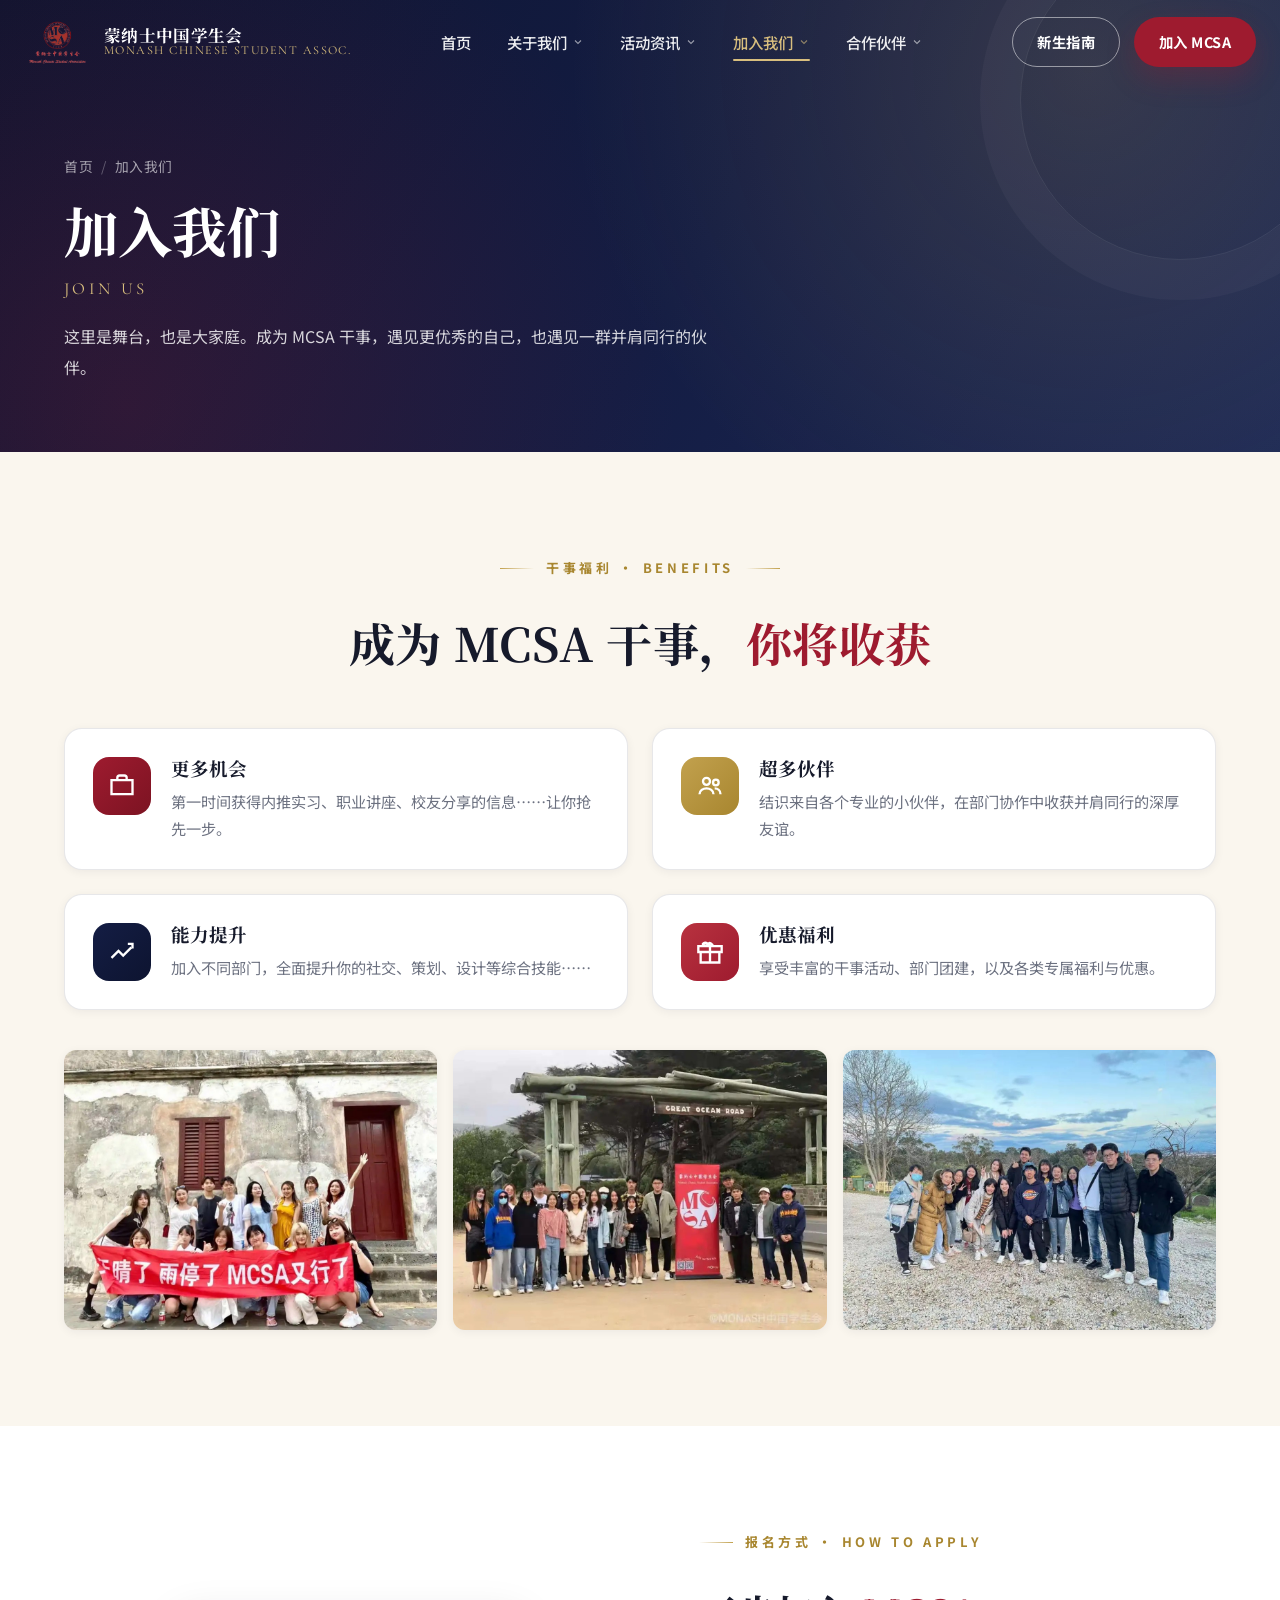
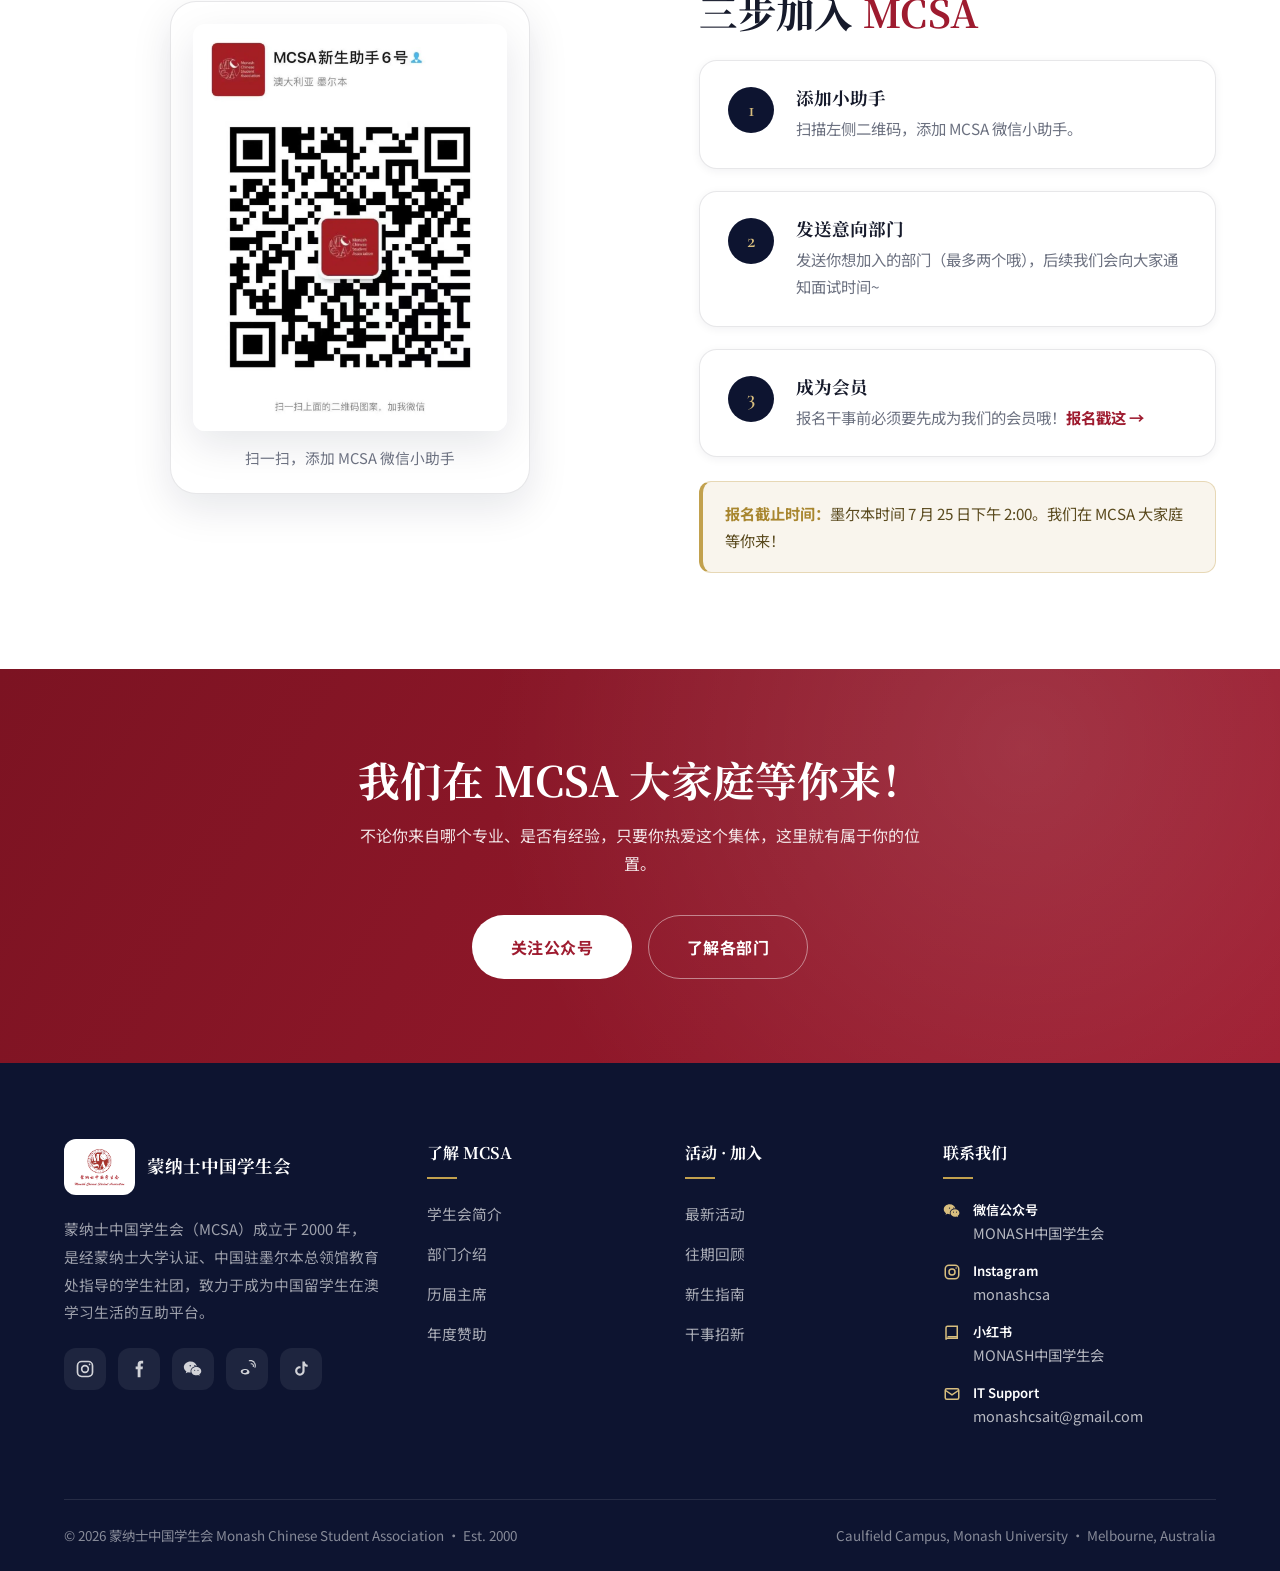
<file: join.html>
<!DOCTYPE html>
<html lang="zh-CN">
<head>
<meta charset="UTF-8">
<meta name="viewport" content="width=device-width, initial-scale=1.0">
<title>加入我们 · 蒙纳士中国学生会 MCSA</title>
<meta name="description" content="加入 MCSA 干事团队：内推实习、职业讲座、能力提升与丰富福利。了解干事福利与报名方式，加入蒙纳士中国学生会大家庭。">
<link rel="icon" href="images/mcsa_logo.png">
<link rel="preconnect" href="https://fonts.googleapis.com">
<link rel="preconnect" href="https://fonts.gstatic.com" crossorigin>
<link href="https://fonts.googleapis.com/css2?family=Cormorant+Garamond:ital,wght@0,500;0,600;1,500;1,600&family=Noto+Sans+SC:wght@300;400;500;700&family=Noto+Serif+SC:wght@500;600;700;900&display=swap" rel="stylesheet">
<link rel="stylesheet" href="assets/css/style.css?v=2">
</head>
<body data-page="join">

<section class="page-hero">
  <div class="container">
    <div class="crumbs"><a href="index.html">首页</a><span>/</span>加入我们</div>
    <h1>加入我们</h1>
    <div class="en">Join Us</div>
    <p>这里是舞台，也是大家庭。成为 MCSA 干事，遇见更优秀的自己，也遇见一群并肩同行的伙伴。</p>
  </div>
</section>

<!-- 干事福利 -->
<section class="section bg-cream">
  <div class="container">
    <div class="section-head center reveal">
      <span class="eyebrow eyebrow--center">干事福利 · Benefits</span>
      <h2 class="section-title" style="margin-top:16px">成为 MCSA 干事，<span class="accent">你将收获</span></h2>
    </div>
    <div class="benefits reveal">
      <div class="benefit">
        <div class="benefit__icon"><svg viewBox="0 0 24 24" fill="none" stroke="currentColor" stroke-width="2"><path d="M3 7h18v12H3z"/><path d="M8 7V5a2 2 0 0 1 2-2h4a2 2 0 0 1 2 2v2"/></svg></div>
        <div class="benefit__body"><h4>更多机会</h4><p>第一时间获得内推实习、职业讲座、校友分享的信息……让你抢先一步。</p></div>
      </div>
      <div class="benefit">
        <div class="benefit__icon"><svg viewBox="0 0 24 24" fill="none" stroke="currentColor" stroke-width="2"><circle cx="9" cy="8" r="3"/><circle cx="17" cy="9" r="2.4"/><path d="M3 19c0-3 3-5 6-5s6 2 6 5M16 14c2.5 0 5 1.6 5 5"/></svg></div>
        <div class="benefit__body"><h4>超多伙伴</h4><p>结识来自各个专业的小伙伴，在部门协作中收获并肩同行的深厚友谊。</p></div>
      </div>
      <div class="benefit">
        <div class="benefit__icon"><svg viewBox="0 0 24 24" fill="none" stroke="currentColor" stroke-width="2"><path d="M3 17l6-6 4 4 7-7"/><path d="M17 5h4v4"/></svg></div>
        <div class="benefit__body"><h4>能力提升</h4><p>加入不同部门，全面提升你的社交、策划、设计等综合技能……</p></div>
      </div>
      <div class="benefit">
        <div class="benefit__icon"><svg viewBox="0 0 24 24" fill="none" stroke="currentColor" stroke-width="2"><path d="M20 12v9H4v-9M2 7h20v5H2zM12 22V7M12 7S9 3 6.5 4.5 9 7 12 7s3-1 .5-2.5S12 7 12 7"/></svg></div>
        <div class="benefit__body"><h4>优惠福利</h4><p>享受丰富的干事活动、部门团建，以及各类专属福利与优惠。</p></div>
      </div>
    </div>

    <div class="gallery reveal" style="grid-template-columns:repeat(3,1fr);margin-top:40px">
      <figure style="aspect-ratio:4/3"><img src="images/join/welfare1.webp" data-lightbox="images/join/welfare1.webp" alt="MCSA 干事活动"></figure>
      <figure style="aspect-ratio:4/3"><img src="images/join/welfare2.webp" data-lightbox="images/join/welfare2.webp" alt="MCSA 干事活动"></figure>
      <figure style="aspect-ratio:4/3"><img src="images/join/welfare3.webp" data-lightbox="images/join/welfare3.webp" alt="MCSA 干事活动"></figure>
    </div>
  </div>
</section>

<!-- 报名方式 -->
<section class="section bg-paper">
  <div class="container">
    <div class="split">
      <div class="split__media reveal" style="text-align:center">
        <div style="background:#fff;border:1px solid var(--line);border-radius:var(--radius-lg);padding:22px;box-shadow:var(--shadow);max-width:360px;margin:0 auto">
          <img src="images/join/signup.webp" alt="MCSA 新生助手微信二维码" style="border-radius:12px">
          <p style="margin-top:14px;color:var(--muted);font-size:.92rem">扫一扫，添加 MCSA 微信小助手</p>
        </div>
      </div>
      <div class="reveal" data-delay="1">
        <div class="section-head left" style="margin-bottom:10px">
          <span class="eyebrow">报名方式 · How to Apply</span>
          <h2 class="section-title" style="margin-top:16px;font-size:clamp(1.7rem,3vw,2.4rem)">三步加入 <span class="accent">MCSA</span></h2>
        </div>
        <div class="steps" style="margin-top:24px">
          <div class="step"><div class="step__num">1</div><div class="step__body"><h4>添加小助手</h4><p>扫描左侧二维码，添加 MCSA 微信小助手。</p></div></div>
          <div class="step"><div class="step__num">2</div><div class="step__body"><h4>发送意向部门</h4><p>发送你想加入的部门（最多两个哦），后续我们会向大家通知面试时间~</p></div></div>
          <div class="step"><div class="step__num">3</div><div class="step__body"><h4>成为会员</h4><p>报名干事前必须要先成为我们的会员哦！<a href="http://mp.weixin.qq.com/s?__biz=MzA3OTMxOTAyNA==&amp;mid=2650122800&amp;idx=1&amp;sn=65137899475c0405552ef4a4394daee8&amp;scene=21#wechat_redirect" target="_blank" rel="noopener">报名戳这 →</a></p></div></div>
        </div>
        <div class="note" style="margin-top:24px">
          <strong>报名截止时间：</strong>墨尔本时间 7 月 25 日下午 2:00。我们在 MCSA 大家庭等你来！
        </div>
      </div>
    </div>
  </div>
</section>

<section class="cta-band">
  <div class="container">
    <h2 class="reveal">我们在 MCSA 大家庭等你来！</h2>
    <p class="reveal" data-delay="1">不论你来自哪个专业、是否有经验，只要你热爱这个集体，这里就有属于你的位置。</p>
    <div class="hero__actions reveal" data-delay="2">
      <a class="btn btn-light btn-lg" href="index.html#connect">关注公众号</a>
      <a class="btn btn-ghost btn-lg" href="departments.html">了解各部门</a>
    </div>
  </div>
</section>

<div id="site-footer"></div>
<script src="assets/js/main.js?v=2"></script>
</body>
</html>
</file>
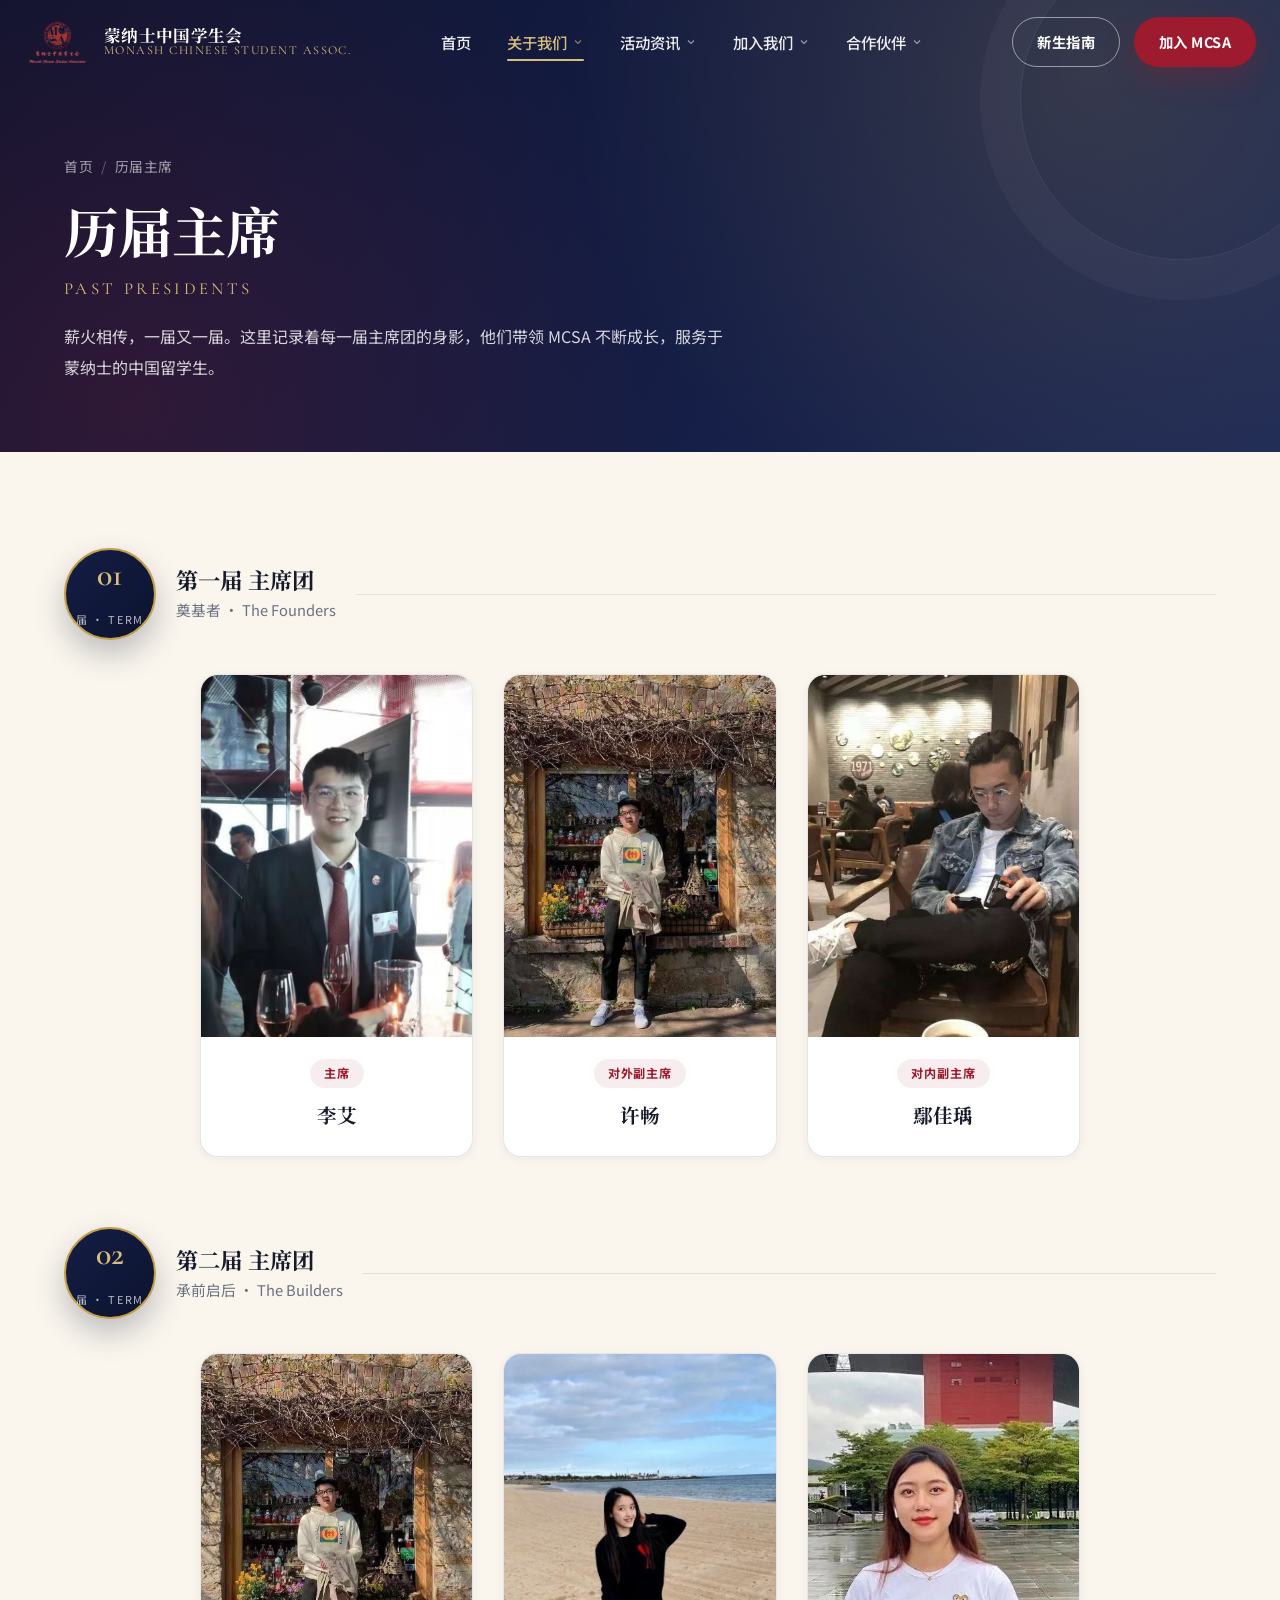
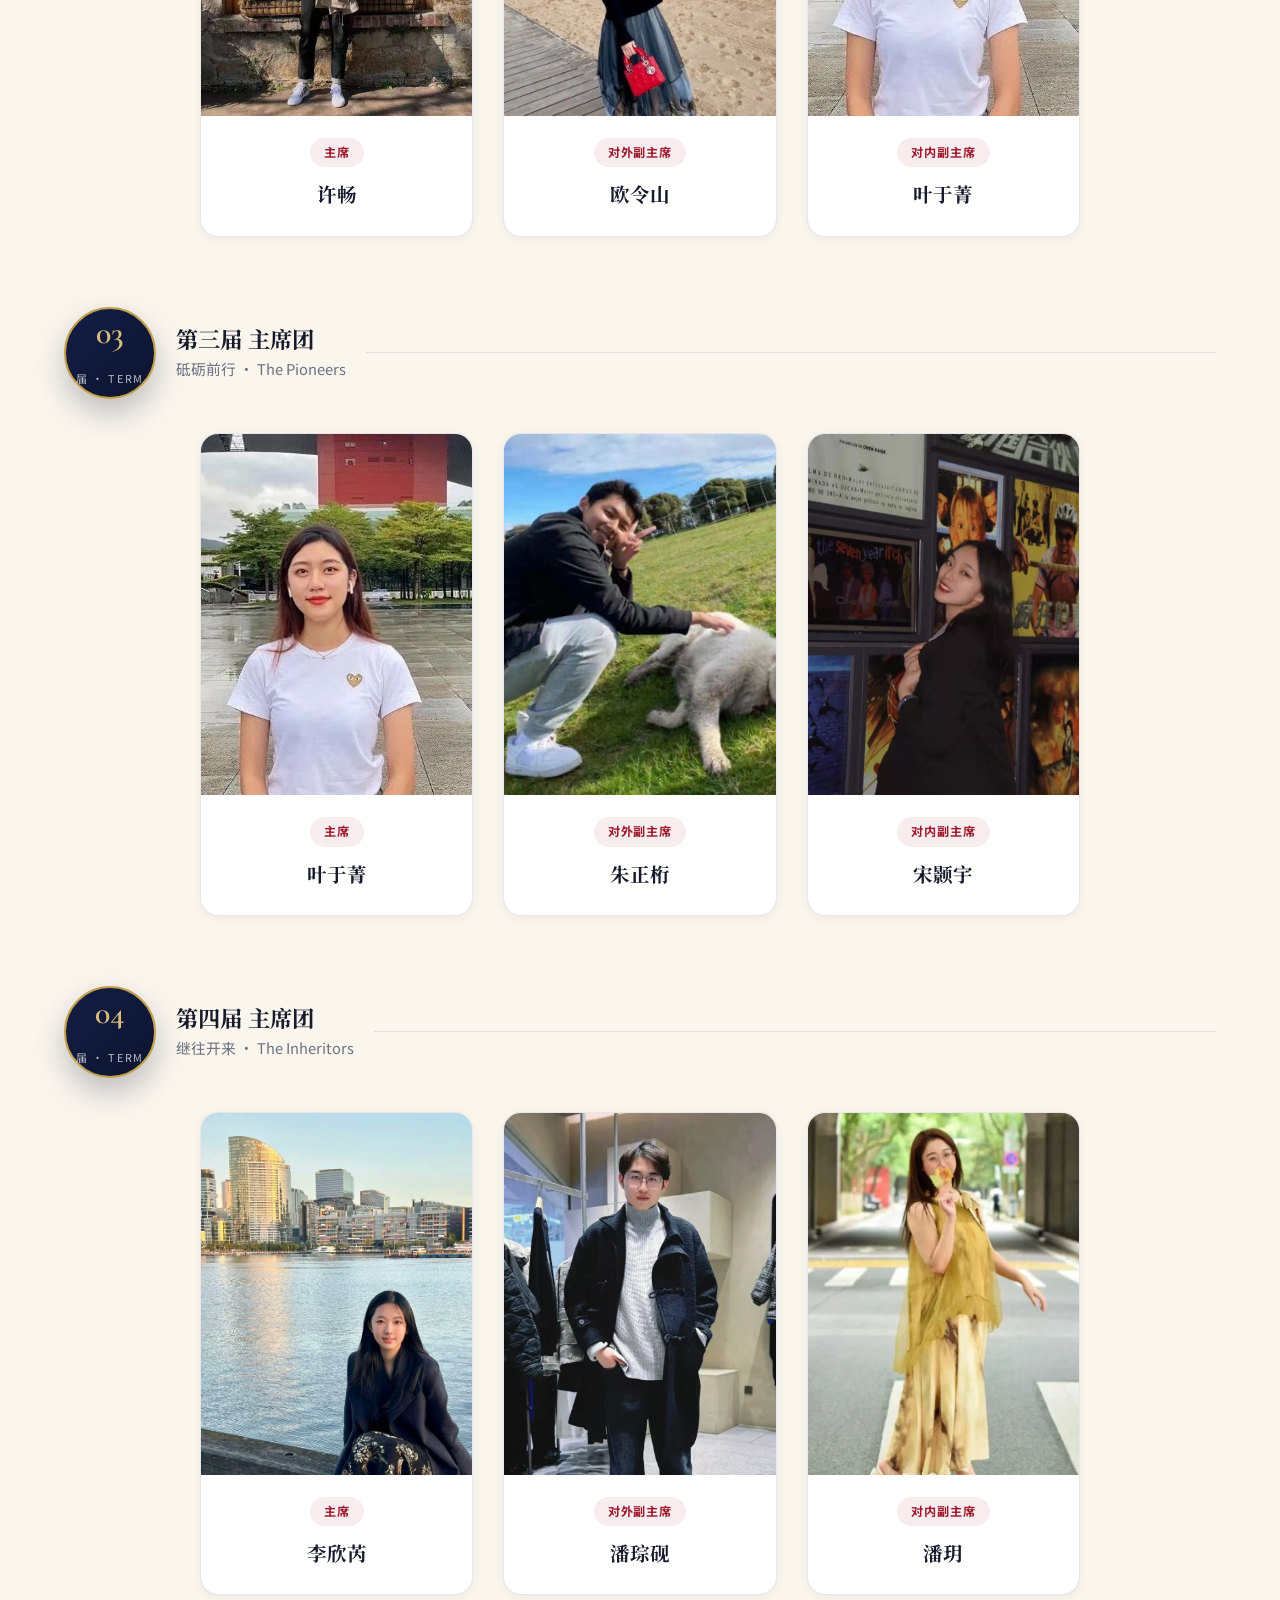
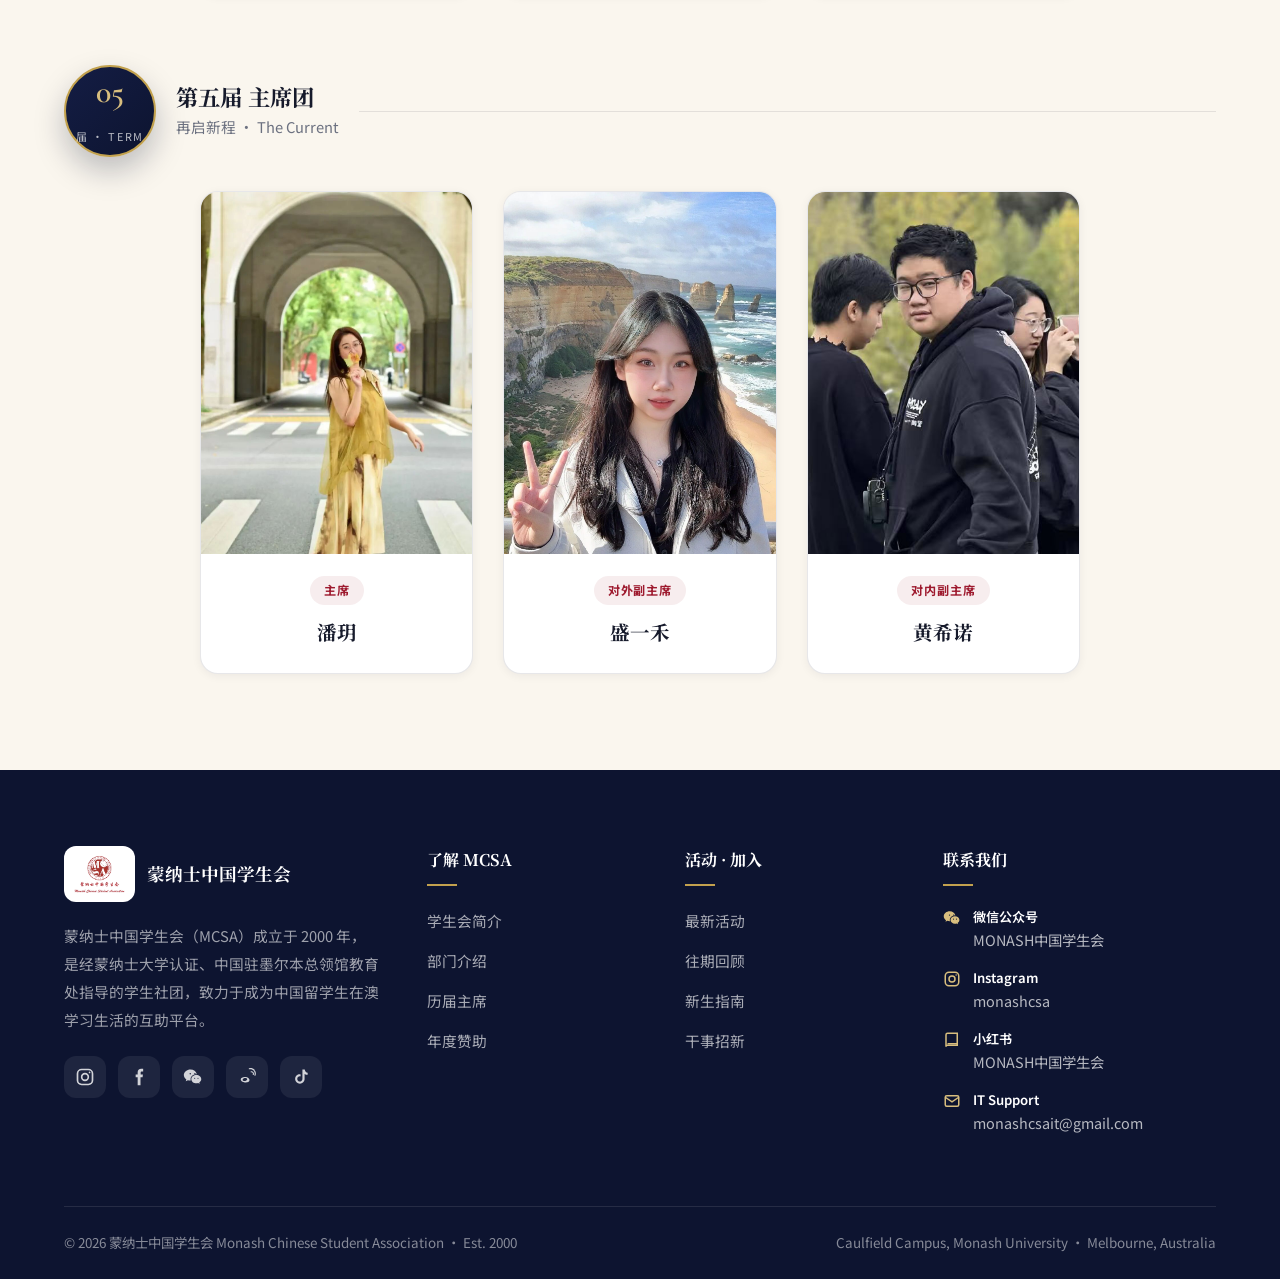
<file: presidents.html>
<!DOCTYPE html>
<html lang="zh-CN">
<head>
<meta charset="UTF-8">
<meta name="viewport" content="width=device-width, initial-scale=1.0">
<title>历届主席 · 蒙纳士中国学生会 MCSA</title>
<meta name="description" content="蒙纳士中国学生会历届主席团成员一览，记录每一届主席、对外副主席与对内副主席。">
<link rel="icon" href="images/mcsa_logo.png">
<link rel="preconnect" href="https://fonts.googleapis.com">
<link rel="preconnect" href="https://fonts.gstatic.com" crossorigin>
<link href="https://fonts.googleapis.com/css2?family=Cormorant+Garamond:ital,wght@0,500;0,600;1,500;1,600&family=Noto+Sans+SC:wght@300;400;500;700&family=Noto+Serif+SC:wght@500;600;700;900&display=swap" rel="stylesheet">
<link rel="stylesheet" href="assets/css/style.css?v=2">
</head>
<body data-page="presidents">

<section class="page-hero">
  <div class="container">
    <div class="crumbs"><a href="index.html">首页</a><span>/</span>历届主席</div>
    <h1>历届主席</h1>
    <div class="en">Past Presidents</div>
    <p>薪火相传，一届又一届。这里记录着每一届主席团的身影，他们带领 MCSA 不断成长，服务于蒙纳士的中国留学生。</p>
  </div>
</section>

<section class="section bg-cream">
  <div class="container">

    <!-- 第一届 -->
    <div class="term reveal">
      <div class="term__head">
        <div class="term__badge"><span class="n">01</span><span class="t">届 · TERM</span></div>
        <div class="term__meta"><h3>第一届 主席团</h3><p>奠基者 · The Founders</p></div>
        <span class="term__line"></span>
      </div>
      <div class="people people--lead">
        <article class="person">
          <div class="person__photo"><img src="images/presidents/p1_chair_liai.jpeg" alt="李艾"></div>
          <div class="person__body"><span class="person__role">主席</span><div class="person__name">李艾</div></div>
        </article>
        <article class="person">
          <div class="person__photo"><img src="images/presidents/p1_ext_xuchang.jpeg" alt="许畅"></div>
          <div class="person__body"><span class="person__role">对外副主席</span><div class="person__name">许畅</div></div>
        </article>
        <article class="person">
          <div class="person__photo"><img src="images/presidents/p1_int_yanjiayu.jpeg" alt="鄢佳瑀"></div>
          <div class="person__body"><span class="person__role">对内副主席</span><div class="person__name">鄢佳瑀</div></div>
        </article>
      </div>
    </div>

    <!-- 第二届 -->
    <div class="term reveal">
      <div class="term__head">
        <div class="term__badge"><span class="n">02</span><span class="t">届 · TERM</span></div>
        <div class="term__meta"><h3>第二届 主席团</h3><p>承前启后 · The Builders</p></div>
        <span class="term__line"></span>
      </div>
      <div class="people people--lead">
        <article class="person">
          <div class="person__photo"><img src="images/presidents/p2_chair_xuchang.jpeg" alt="许畅"></div>
          <div class="person__body"><span class="person__role">主席</span><div class="person__name">许畅</div></div>
        </article>
        <article class="person">
          <div class="person__photo"><img src="images/presidents/p2_ext_oulingshan.jpeg" alt="欧令山"></div>
          <div class="person__body"><span class="person__role">对外副主席</span><div class="person__name">欧令山</div></div>
        </article>
        <article class="person">
          <div class="person__photo"><img src="images/presidents/p2_int_yeyujing.jpeg" alt="叶于菁"></div>
          <div class="person__body"><span class="person__role">对内副主席</span><div class="person__name">叶于菁</div></div>
        </article>
      </div>
    </div>

    <!-- 第三届 -->
    <div class="term reveal">
      <div class="term__head">
        <div class="term__badge"><span class="n">03</span><span class="t">届 · TERM</span></div>
        <div class="term__meta"><h3>第三届 主席团</h3><p>砥砺前行 · The Pioneers</p></div>
        <span class="term__line"></span>
      </div>
      <div class="people people--lead">
        <article class="person">
          <div class="person__photo"><img src="images/presidents/p3_chair_yeyujing.jpeg" alt="叶于菁"></div>
          <div class="person__body"><span class="person__role">主席</span><div class="person__name">叶于菁</div></div>
        </article>
        <article class="person">
          <div class="person__photo"><img src="images/presidents/p3_ext_zhuzhengheng.jpeg" alt="朱正桁"></div>
          <div class="person__body"><span class="person__role">对外副主席</span><div class="person__name">朱正桁</div></div>
        </article>
        <article class="person">
          <div class="person__photo"><img src="images/presidents/p3_int_songhaoyu.jpeg" alt="宋颢宇"></div>
          <div class="person__body"><span class="person__role">对内副主席</span><div class="person__name">宋颢宇</div></div>
        </article>
      </div>
    </div>

    <!-- 第四届 -->
    <div class="term reveal">
      <div class="term__head">
        <div class="term__badge"><span class="n">04</span><span class="t">届 · TERM</span></div>
        <div class="term__meta"><h3>第四届 主席团</h3><p>继往开来 · The Inheritors</p></div>
        <span class="term__line"></span>
      </div>
      <div class="people people--lead">
        <article class="person">
          <div class="person__photo"><img src="images/presidents/p4_chair_lixinrui.jpg" alt="李欣芮"></div>
          <div class="person__body"><span class="person__role">主席</span><div class="person__name">李欣芮</div></div>
        </article>
        <article class="person">
          <div class="person__photo"><img src="images/presidents/p4_ext_pancongyan.jpg" alt="潘琮砚"></div>
          <div class="person__body"><span class="person__role">对外副主席</span><div class="person__name">潘琮砚</div></div>
        </article>
        <article class="person">
          <div class="person__photo"><img src="images/presidents/p4_int_panyue.jpg" alt="潘玥"></div>
          <div class="person__body"><span class="person__role">对内副主席</span><div class="person__name">潘玥</div></div>
        </article>
      </div>
    </div>

    <!-- 第五届 -->
    <div class="term reveal">
      <div class="term__head">
        <div class="term__badge"><span class="n">05</span><span class="t">届 · TERM</span></div>
        <div class="term__meta"><h3>第五届 主席团</h3><p>再启新程 · The Current</p></div>
        <span class="term__line"></span>
      </div>
      <div class="people people--lead">
        <article class="person">
          <div class="person__photo"><img src="images/presidents/p5_chair_panyue.jpg" alt="潘玥"></div>
          <div class="person__body"><span class="person__role">主席</span><div class="person__name">潘玥</div></div>
        </article>
        <article class="person">
          <div class="person__photo"><img src="images/presidents/p5_ext_shengyihe.jpg" alt="盛一禾"></div>
          <div class="person__body"><span class="person__role">对外副主席</span><div class="person__name">盛一禾</div></div>
        </article>
        <article class="person">
          <div class="person__photo"><img src="images/presidents/p5_int_huangxinuo.png" alt="黄希诺"></div>
          <div class="person__body"><span class="person__role">对内副主席</span><div class="person__name">黄希诺</div></div>
        </article>
      </div>
    </div>

  </div>
</section>

<div id="site-footer"></div>
<script src="assets/js/main.js?v=2"></script>
</body>
</html>
</file>
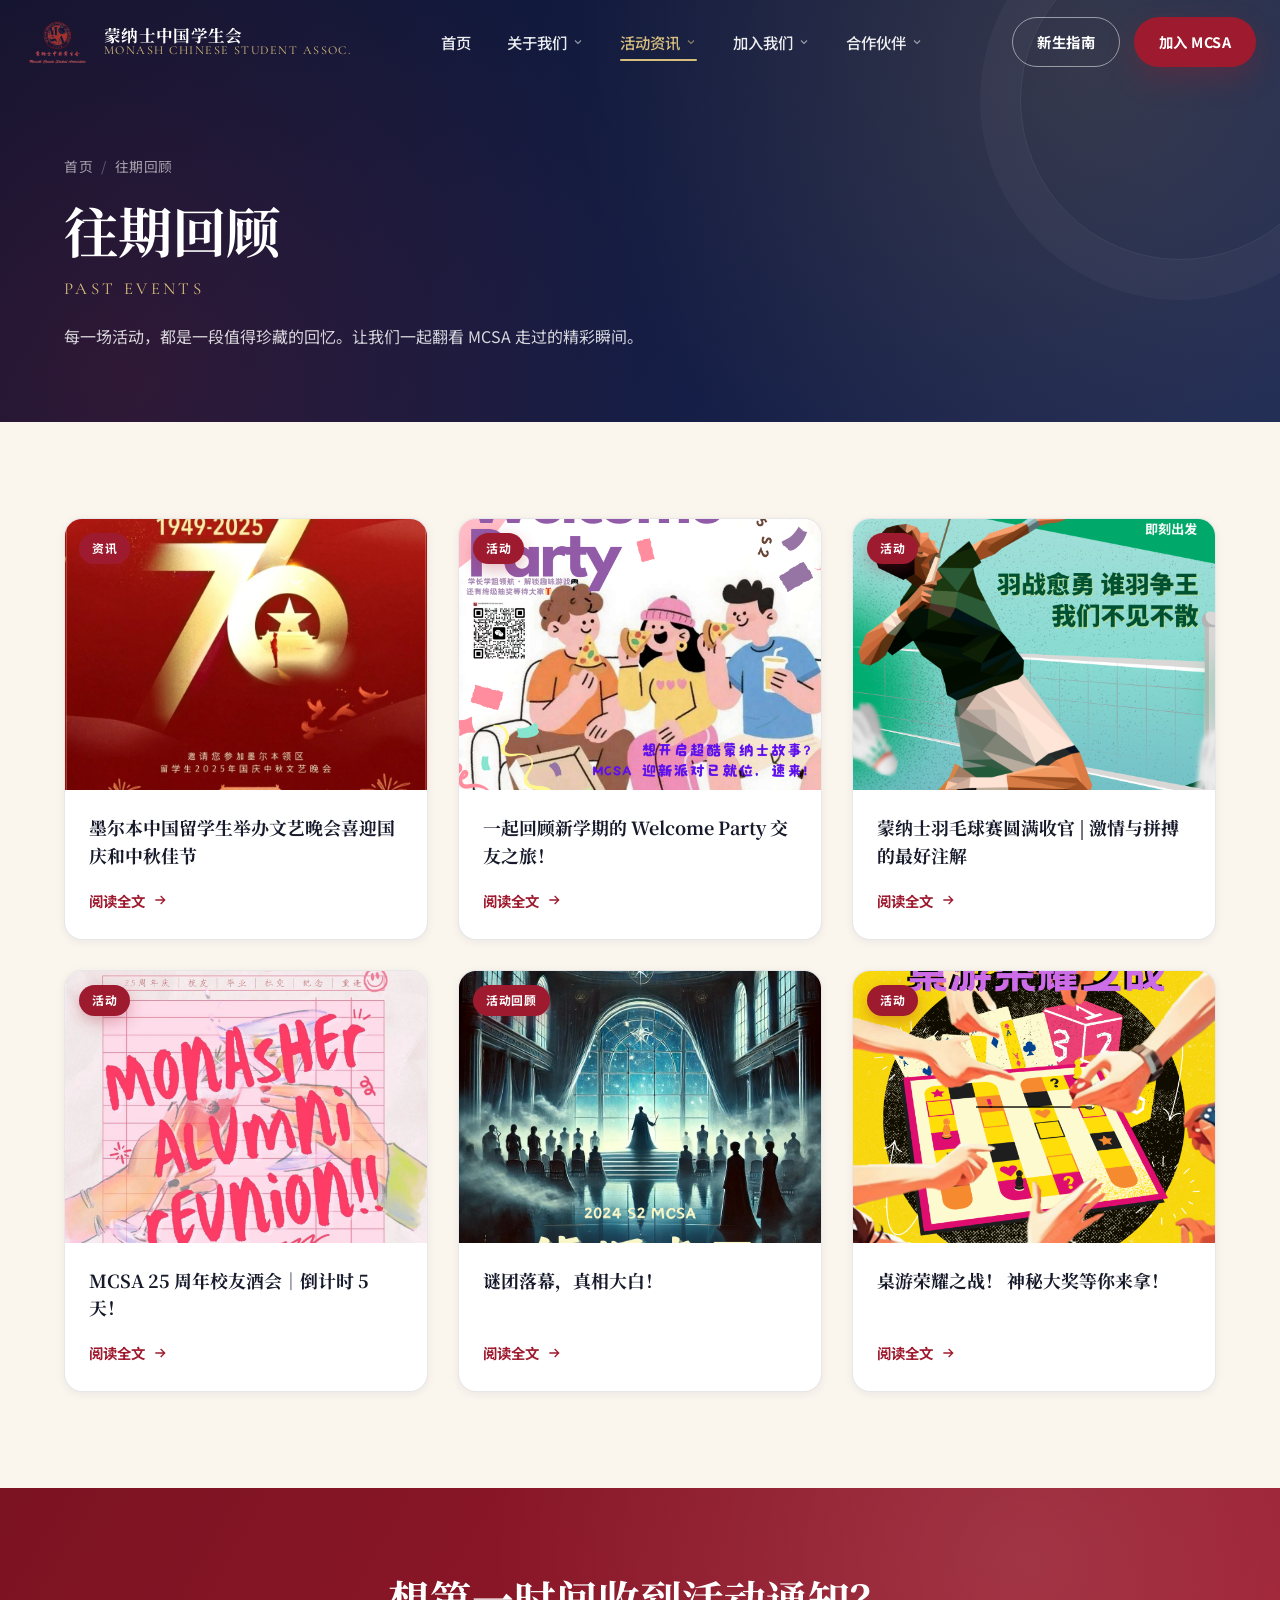
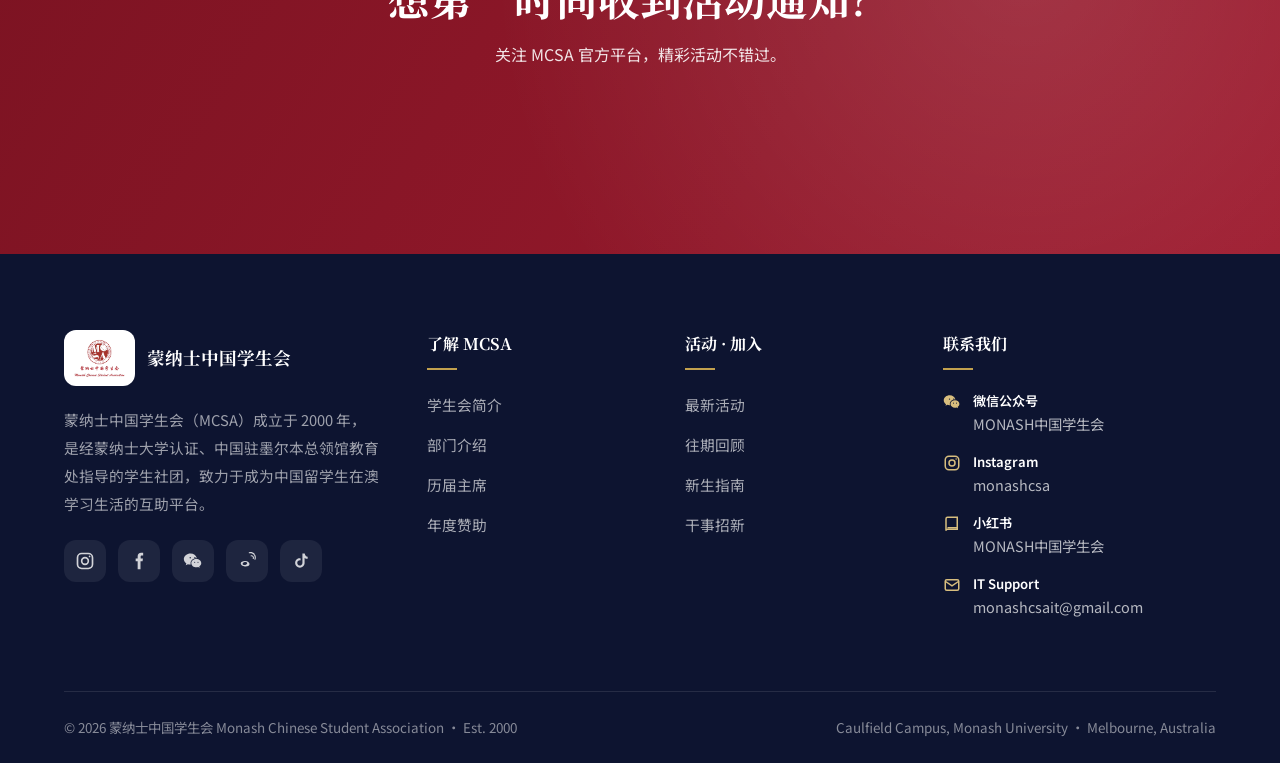
<file: reviews.html>
<!DOCTYPE html>
<html lang="zh-CN">
<head>
<meta charset="UTF-8">
<meta name="viewport" content="width=device-width, initial-scale=1.0">
<title>往期回顾 · 蒙纳士中国学生会 MCSA</title>
<meta name="description" content="MCSA 往期活动回顾：文艺晚会、Welcome Party、羽毛球赛、25 周年校友酒会、剧本推理、桌游大赛等精彩瞬间。">
<link rel="icon" href="images/mcsa_logo.png">
<link rel="preconnect" href="https://fonts.googleapis.com">
<link rel="preconnect" href="https://fonts.gstatic.com" crossorigin>
<link href="https://fonts.googleapis.com/css2?family=Cormorant+Garamond:ital,wght@0,500;0,600;1,500;1,600&family=Noto+Sans+SC:wght@300;400;500;700&family=Noto+Serif+SC:wght@500;600;700;900&display=swap" rel="stylesheet">
<link rel="stylesheet" href="assets/css/style.css?v=2">
</head>
<body data-page="reviews">

<section class="page-hero">
  <div class="container">
    <div class="crumbs"><a href="index.html">首页</a><span>/</span>往期回顾</div>
    <h1>往期回顾</h1>
    <div class="en">Past Events</div>
    <p>每一场活动，都是一段值得珍藏的回忆。让我们一起翻看 MCSA 走过的精彩瞬间。</p>
  </div>
</section>

<section class="section bg-cream">
  <div class="container">
    <div class="cards cards--3">

      <a class="article-card reveal" href="https://mp.weixin.qq.com/s/vneP57w2PTJKXCd-thNegw" target="_blank" rel="noopener">
        <div class="article-card__media"><span class="article-card__tag">资讯</span><img src="images/activities/review_gala.jpeg" alt="文艺晚会"></div>
        <div class="article-card__body"><h3 class="article-card__title">墨尔本中国留学生举办文艺晚会喜迎国庆和中秋佳节</h3>
        <div class="article-card__foot"><span class="article-card__more">阅读全文 <svg viewBox="0 0 24 24" fill="none" stroke="currentColor" stroke-width="2"><path d="M5 12h14M13 6l6 6-6 6"/></svg></span></div></div>
      </a>

      <a class="article-card reveal" data-delay="1" href="https://mp.weixin.qq.com/s/1YCKK0N0pMBkaIpQ6bQ25g" target="_blank" rel="noopener">
        <div class="article-card__media"><span class="article-card__tag">活动</span><img src="images/activities/review_welcome.png" alt="Welcome Party"></div>
        <div class="article-card__body"><h3 class="article-card__title">一起回顾新学期的 Welcome Party 交友之旅！</h3>
        <div class="article-card__foot"><span class="article-card__more">阅读全文 <svg viewBox="0 0 24 24" fill="none" stroke="currentColor" stroke-width="2"><path d="M5 12h14M13 6l6 6-6 6"/></svg></span></div></div>
      </a>

      <a class="article-card reveal" data-delay="2" href="https://mp.weixin.qq.com/s/_X-e8d1SRmmTIRKGCaCfOw" target="_blank" rel="noopener">
        <div class="article-card__media"><span class="article-card__tag">活动</span><img src="images/activities/review_badminton.png" alt="羽毛球赛"></div>
        <div class="article-card__body"><h3 class="article-card__title">蒙纳士羽毛球赛圆满收官 | 激情与拼搏的最好注解</h3>
        <div class="article-card__foot"><span class="article-card__more">阅读全文 <svg viewBox="0 0 24 24" fill="none" stroke="currentColor" stroke-width="2"><path d="M5 12h14M13 6l6 6-6 6"/></svg></span></div></div>
      </a>

      <a class="article-card reveal" href="https://mp.weixin.qq.com/s/z1lJKWo18SNncahr-o_2Xg" target="_blank" rel="noopener">
        <div class="article-card__media"><span class="article-card__tag">活动</span><img src="images/activities/review_alumni25.jpg" alt="25周年校友酒会"></div>
        <div class="article-card__body"><h3 class="article-card__title">MCSA 25 周年校友酒会｜倒计时 5 天！</h3>
        <div class="article-card__foot"><span class="article-card__more">阅读全文 <svg viewBox="0 0 24 24" fill="none" stroke="currentColor" stroke-width="2"><path d="M5 12h14M13 6l6 6-6 6"/></svg></span></div></div>
      </a>

      <a class="article-card reveal" data-delay="1" href="https://mp.weixin.qq.com/s/izGAwggFWE5w9u4CuiyHxg" target="_blank" rel="noopener">
        <div class="article-card__media"><span class="article-card__tag">活动回顾</span><img src="images/activities/review_mystery.png" alt="剧本推理"></div>
        <div class="article-card__body"><h3 class="article-card__title">谜团落幕，真相大白！</h3>
        <div class="article-card__foot"><span class="article-card__more">阅读全文 <svg viewBox="0 0 24 24" fill="none" stroke="currentColor" stroke-width="2"><path d="M5 12h14M13 6l6 6-6 6"/></svg></span></div></div>
      </a>

      <a class="article-card reveal" data-delay="2" href="https://mp.weixin.qq.com/s/ldqcwD57LhNGq0WrNlBk6w" target="_blank" rel="noopener">
        <div class="article-card__media"><span class="article-card__tag">活动</span><img src="images/activities/review_boardgame.png" alt="桌游大赛"></div>
        <div class="article-card__body"><h3 class="article-card__title">桌游荣耀之战！ 神秘大奖等你来拿！</h3>
        <div class="article-card__foot"><span class="article-card__more">阅读全文 <svg viewBox="0 0 24 24" fill="none" stroke="currentColor" stroke-width="2"><path d="M5 12h14M13 6l6 6-6 6"/></svg></span></div></div>
      </a>

    </div>
  </div>
</section>

<section class="cta-band">
  <div class="container">
    <h2 class="reveal">想第一时间收到活动通知？</h2>
    <p class="reveal" data-delay="1">关注 MCSA 官方平台，精彩活动不错过。</p>
    <div class="hero__actions reveal" data-delay="2">
      <a class="btn btn-light btn-lg" href="index.html#connect">关注我们</a>
      <a class="btn btn-ghost btn-lg" href="activities.html">最新活动</a>
    </div>
  </div>
</section>

<div id="site-footer"></div>
<script src="assets/js/main.js?v=2"></script>
</body>
</html>
</file>
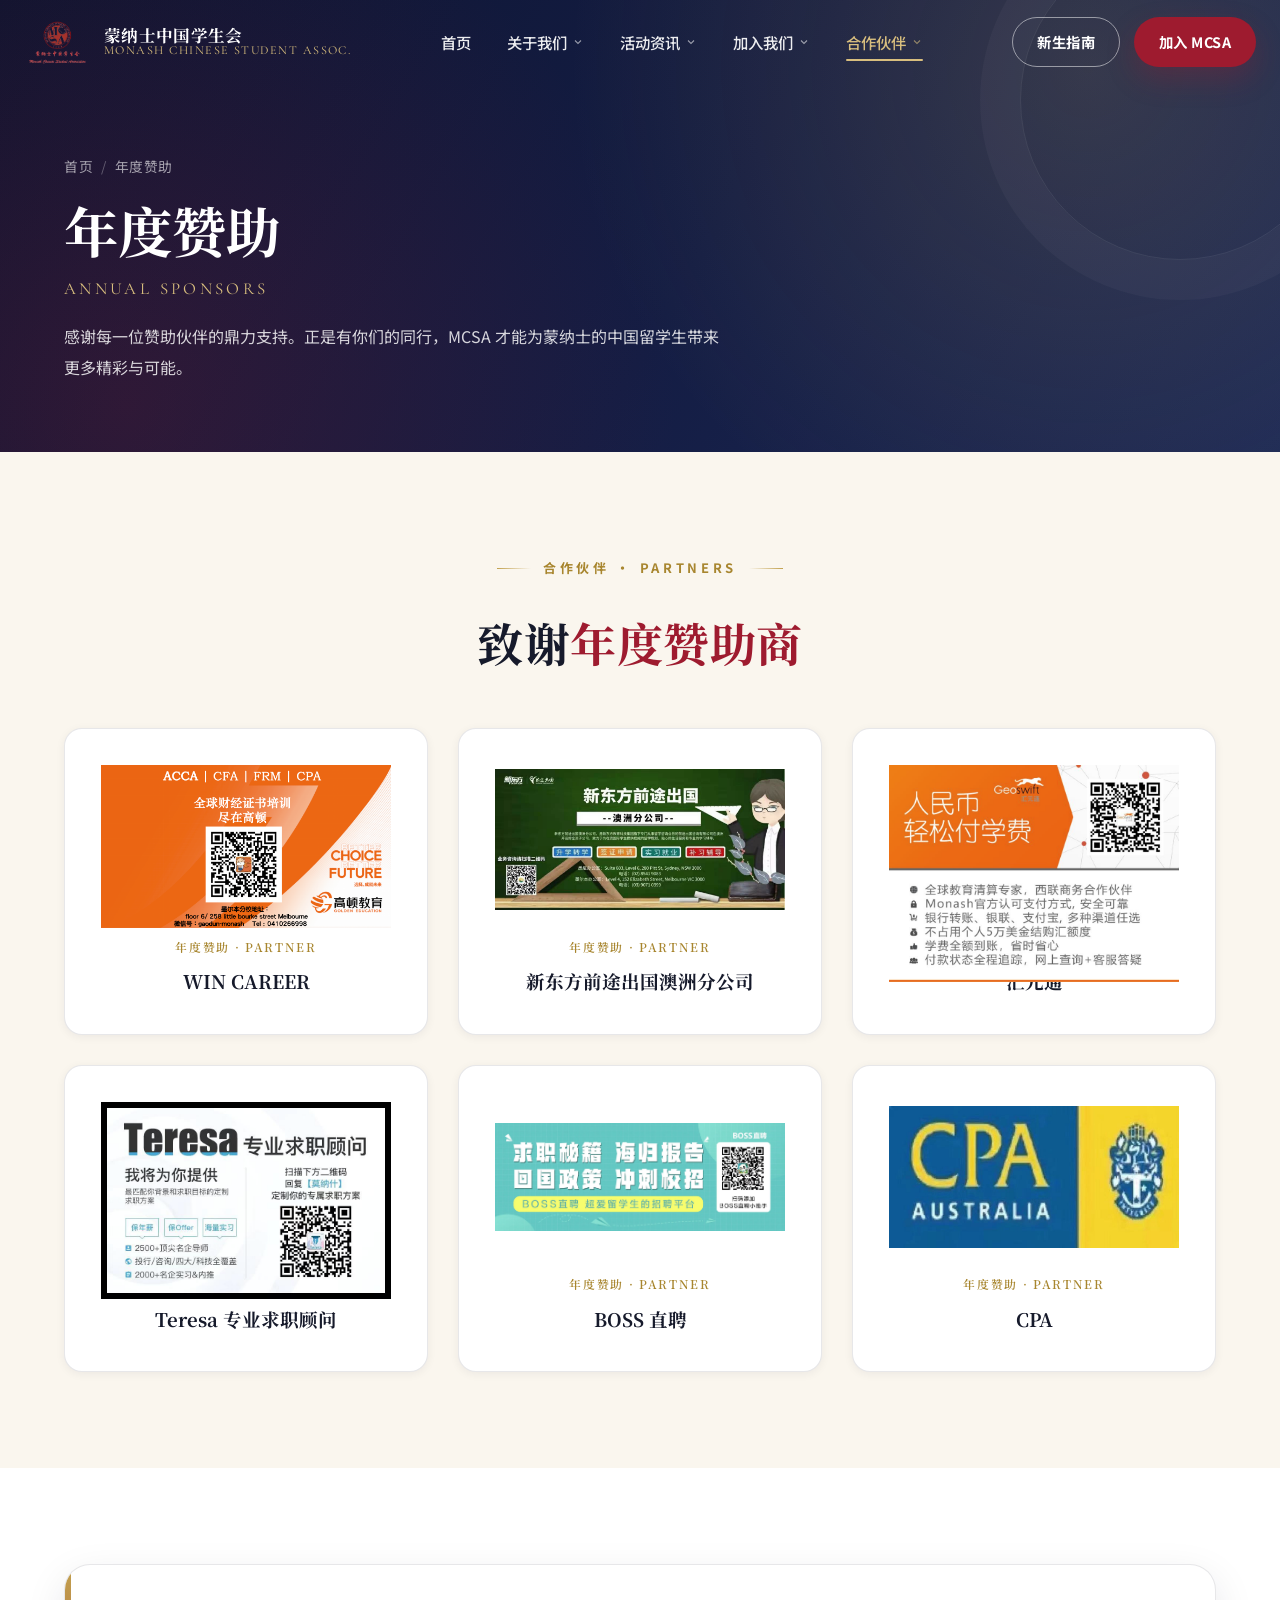
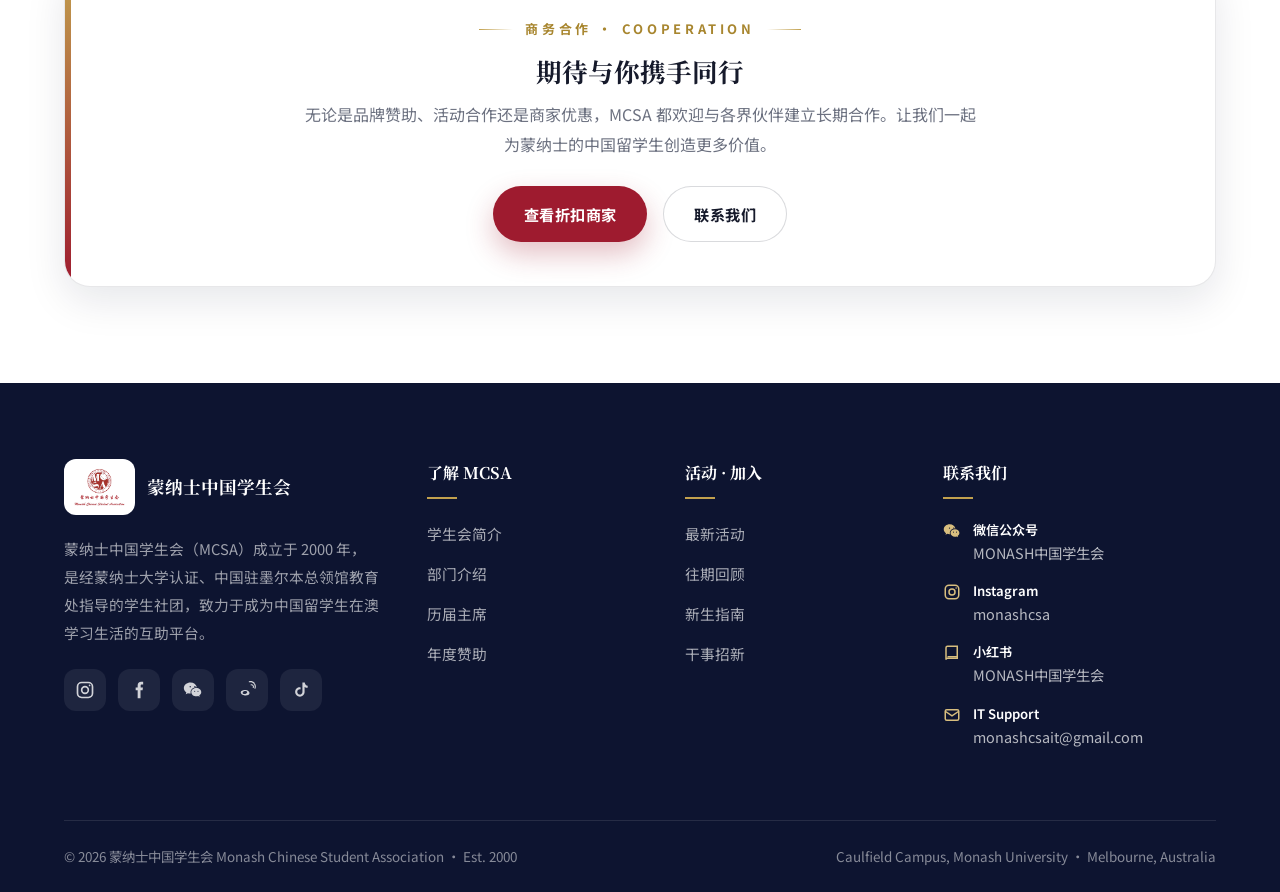
<file: sponsors.html>
<!DOCTYPE html>
<html lang="zh-CN">
<head>
<meta charset="UTF-8">
<meta name="viewport" content="width=device-width, initial-scale=1.0">
<title>年度赞助 · 蒙纳士中国学生会 MCSA</title>
<meta name="description" content="感谢 WIN CAREER、新东方前途出国、汇元通、Teresa 专业求职顾问、BOSS 直聘、CPA 等年度赞助伙伴对 MCSA 的支持。">
<link rel="icon" href="images/mcsa_logo.png">
<link rel="preconnect" href="https://fonts.googleapis.com">
<link rel="preconnect" href="https://fonts.gstatic.com" crossorigin>
<link href="https://fonts.googleapis.com/css2?family=Cormorant+Garamond:ital,wght@0,500;0,600;1,500;1,600&family=Noto+Sans+SC:wght@300;400;500;700&family=Noto+Serif+SC:wght@500;600;700;900&display=swap" rel="stylesheet">
<link rel="stylesheet" href="assets/css/style.css?v=2">
</head>
<body data-page="sponsors">

<section class="page-hero">
  <div class="container">
    <div class="crumbs"><a href="index.html">首页</a><span>/</span>年度赞助</div>
    <h1>年度赞助</h1>
    <div class="en">Annual Sponsors</div>
    <p>感谢每一位赞助伙伴的鼎力支持。正是有你们的同行，MCSA 才能为蒙纳士的中国留学生带来更多精彩与可能。</p>
  </div>
</section>

<section class="section bg-cream">
  <div class="container">
    <div class="section-head center reveal">
      <span class="eyebrow eyebrow--center">合作伙伴 · Partners</span>
      <h2 class="section-title" style="margin-top:16px">致谢<span class="accent">年度赞助商</span></h2>
    </div>
    <div class="sponsor-grid">
      <div class="sponsor-card reveal">
        <div class="sponsor-card__logo"><img src="images/sponsors/win_career.png" alt="WIN CAREER"></div>
        <div class="sponsor-card__name"><span class="badge">年度赞助 · Partner</span>WIN CAREER</div>
      </div>
      <div class="sponsor-card reveal" data-delay="1">
        <div class="sponsor-card__logo"><img src="images/sponsors/xindongfang.jpg" alt="新东方前途出国"></div>
        <div class="sponsor-card__name"><span class="badge">年度赞助 · Partner</span>新东方前途出国澳洲分公司</div>
      </div>
      <div class="sponsor-card reveal" data-delay="2">
        <div class="sponsor-card__logo"><img src="images/sponsors/huiyuantong.jpg" alt="汇元通"></div>
        <div class="sponsor-card__name"><span class="badge">年度赞助 · Partner</span>汇元通</div>
      </div>
      <div class="sponsor-card reveal">
        <div class="sponsor-card__logo"><img src="images/sponsors/teresa.jpg" alt="Teresa 专业求职顾问"></div>
        <div class="sponsor-card__name"><span class="badge">年度赞助 · Partner</span>Teresa 专业求职顾问</div>
      </div>
      <div class="sponsor-card reveal" data-delay="1">
        <div class="sponsor-card__logo"><img src="images/sponsors/boss.jpg" alt="BOSS 直聘"></div>
        <div class="sponsor-card__name"><span class="badge">年度赞助 · Partner</span>BOSS 直聘</div>
      </div>
      <div class="sponsor-card reveal" data-delay="2">
        <div class="sponsor-card__logo"><img src="images/sponsors/cpa.jpg" alt="CPA"></div>
        <div class="sponsor-card__name"><span class="badge">年度赞助 · Partner</span>CPA</div>
      </div>
    </div>
  </div>
</section>

<section class="section bg-paper">
  <div class="container">
    <div class="panel reveal" style="grid-template-columns:1fr">
      <div style="text-align:center;max-width:680px;margin:0 auto">
        <span class="eyebrow eyebrow--center">商务合作 · Cooperation</span>
        <h3 style="margin-top:14px">期待与你携手同行</h3>
        <p style="margin-top:12px">无论是品牌赞助、活动合作还是商家优惠，MCSA 都欢迎与各界伙伴建立长期合作。让我们一起为蒙纳士的中国留学生创造更多价值。</p>
        <div class="hero__actions" style="margin-top:26px">
          <a class="btn btn-primary" href="https://mp.weixin.qq.com/s/nzF7IX3RHH8CFlJVbuznXg" target="_blank" rel="noopener">查看折扣商家</a>
          <a class="btn btn-outline" href="mailto:monashcsait@gmail.com">联系我们</a>
        </div>
      </div>
    </div>
  </div>
</section>

<div id="site-footer"></div>
<script src="assets/js/main.js?v=2"></script>
</body>
</html>
</file>
<file: assets/css/style.css>
/* =====================================================================
   MCSA · 蒙纳士大学中国学生会 官网
   设计系统  Design System
   配色：深蓝(navy) + 金(gold) + 品牌红(red) —— 官方 · 典雅 · 大方
   ===================================================================== */

/* ---------- Design Tokens ---------- */
:root {
  /* Brand */
  --red: #9e1b2f;
  --red-dark: #7c1322;
  --red-soft: #b8323f;
  --gold: #c2a14e;
  --gold-light: #d8be7e;
  --gold-deep: #a8862f;

  /* Ink / Navy */
  --ink: #161a2b;
  --navy: #0d1430;
  --navy-2: #141d44;
  --navy-3: #1d2a57;

  /* Neutrals */
  --paper: #ffffff;
  --cream: #faf6ee;
  --cream-2: #f4ede0;
  --mist: #f6f7fb;
  --muted: #6c7180;
  --muted-2: #9aa0b0;
  --line: rgba(22, 26, 43, 0.10);
  --line-strong: rgba(22, 26, 43, 0.16);

  /* Effects */
  --shadow-sm: 0 2px 10px rgba(13, 20, 48, 0.06);
  --shadow: 0 14px 40px rgba(13, 20, 48, 0.10);
  --shadow-lg: 0 30px 70px rgba(13, 20, 48, 0.18);
  --radius: 18px;
  --radius-lg: 26px;
  --radius-sm: 12px;

  /* Layout */
  --maxw: 1200px;
  --maxw-wide: 1320px;
  --header-h: 84px;

  --font-serif: "Noto Serif SC", "Source Han Serif SC", "Songti SC", "STSong", serif;
  --font-sans: "Noto Sans SC", "PingFang SC", "Hiragino Sans GB", "Microsoft YaHei", system-ui, -apple-system, sans-serif;
  --font-latin: "Cormorant Garamond", Georgia, "Times New Roman", serif;

  --ease: cubic-bezier(0.22, 0.61, 0.36, 1);
}

/* ---------- Reset ---------- */
*, *::before, *::after { box-sizing: border-box; }
* { margin: 0; padding: 0; }
html { scroll-behavior: smooth; -webkit-text-size-adjust: 100%; scroll-padding-top: 100px; }
body {
  font-family: var(--font-sans);
  color: var(--ink);
  background: var(--cream);
  line-height: 1.75;
  font-size: 16px;
  font-weight: 400;
  overflow-x: hidden;
  -webkit-font-smoothing: antialiased;
  text-rendering: optimizeLegibility;
}
img { max-width: 100%; display: block; }
a { color: inherit; text-decoration: none; transition: color .25s var(--ease); }
ul { list-style: none; }
button { font-family: inherit; cursor: pointer; border: none; background: none; }
h1, h2, h3, h4 { font-family: var(--font-serif); font-weight: 700; line-height: 1.25; color: var(--ink); }

::selection { background: var(--red); color: #fff; }

/* scrollbar */
::-webkit-scrollbar { width: 11px; height: 11px; }
::-webkit-scrollbar-track { background: var(--cream-2); }
::-webkit-scrollbar-thumb { background: #c9c3b4; border-radius: 10px; border: 3px solid var(--cream-2); }
::-webkit-scrollbar-thumb:hover { background: var(--gold-deep); }

/* ---------- Layout helpers ---------- */
.container { width: 100%; max-width: var(--maxw); margin: 0 auto; padding: 0 24px; }
.container-wide { max-width: var(--maxw-wide); }
.section { padding: 96px 0; position: relative; }
.section--tight { padding: 72px 0; }
.bg-cream { background: var(--cream); }
.bg-paper { background: var(--paper); }
.bg-mist { background: var(--mist); }
.bg-navy { background: var(--navy); color: #eef0f6; }
.text-center { text-align: center; }

/* ---------- Section heading ---------- */
.eyebrow {
  display: inline-flex; align-items: center; gap: 12px;
  font-family: var(--font-sans);
  font-size: 13px; font-weight: 700; letter-spacing: .28em;
  text-transform: uppercase; color: var(--gold-deep);
}
.eyebrow::before, .eyebrow--center::after {
  content: ""; width: 34px; height: 1px; background: linear-gradient(90deg, transparent, var(--gold));
}
.eyebrow--center::before { background: linear-gradient(90deg, var(--gold), transparent); }
.section-head { max-width: 760px; margin: 0 auto 56px; }
.section-head.left { margin-left: 0; }
.section-head .eyebrow { margin-bottom: 18px; }
.section-title {
  font-size: clamp(1.9rem, 3.6vw, 2.9rem);
  letter-spacing: .01em;
}
.section-title .accent { color: var(--red); }
.section-sub {
  margin-top: 18px; color: var(--muted); font-size: 1.02rem; line-height: 1.9;
}
.section-head.center { text-align: center; }
.section-head.center .eyebrow { justify-content: center; }

/* ---------- Buttons ---------- */
.btn {
  display: inline-flex; align-items: center; justify-content: center; gap: 10px;
  padding: 14px 30px; border-radius: 999px;
  font-weight: 700; font-size: .95rem; letter-spacing: .03em;
  transition: all .3s var(--ease); cursor: pointer; white-space: nowrap;
  border: 1.5px solid transparent;
}
.btn svg { width: 18px; height: 18px; }
.btn-primary { background: var(--red); color: #fff; box-shadow: 0 12px 28px rgba(158, 27, 47, .28); }
.btn-primary:hover { background: var(--red-dark); transform: translateY(-3px); box-shadow: 0 18px 40px rgba(158, 27, 47, .36); }
.btn-gold { background: linear-gradient(135deg, var(--gold-light), var(--gold)); color: var(--navy); box-shadow: 0 12px 28px rgba(194, 161, 78, .32); }
.btn-gold:hover { transform: translateY(-3px); box-shadow: 0 18px 42px rgba(194, 161, 78, .42); }
.btn-ghost { border-color: rgba(255,255,255,.45); color: #fff; }
.btn-ghost:hover { background: rgba(255,255,255,.12); border-color: #fff; transform: translateY(-3px); }
.btn-outline { border-color: var(--line-strong); color: var(--ink); background: #fff; }
.btn-outline:hover { border-color: var(--red); color: var(--red); transform: translateY(-3px); box-shadow: var(--shadow-sm); }
.btn-lg { padding: 17px 38px; font-size: 1rem; }

/* ---------- Header / Nav ---------- */
.site-header {
  position: fixed; top: 0; left: 0; right: 0; z-index: 1000;
  height: var(--header-h);
  display: flex; align-items: center;
  transition: background .4s var(--ease), height .4s var(--ease), box-shadow .4s var(--ease);
  background: transparent;
}
.site-header .container {
  display: flex; align-items: center; justify-content: space-between; gap: 20px;
}
.site-header.scrolled {
  height: 70px; background: rgba(255, 255, 255, .92);
  backdrop-filter: saturate(180%) blur(14px);
  -webkit-backdrop-filter: saturate(180%) blur(14px);
  box-shadow: 0 6px 30px rgba(13, 20, 48, .09);
  border-bottom: 1px solid var(--line);
}
.brand { display: flex; align-items: center; gap: 13px; z-index: 1002; }
.brand img { height: 50px; width: auto; transition: height .4s var(--ease); }
.site-header.scrolled .brand img { height: 42px; }
.brand-text { display: flex; flex-direction: column; line-height: 1.1; }
.brand-text .cn { font-family: var(--font-serif); font-weight: 700; font-size: 1.04rem; color: var(--ink); letter-spacing: .02em; }
.brand-text .en { font-family: var(--font-latin); font-size: .76rem; letter-spacing: .12em; color: var(--gold-deep); text-transform: uppercase; }
/* header over dark hero (top, not scrolled) */
.site-header:not(.scrolled) .brand-text .cn { color: #fff; }
.site-header:not(.scrolled) .brand-text .en { color: var(--gold-light); }

/* Nav */
.nav { display: flex; align-items: center; gap: 4px; }
.nav > li { position: relative; }
.nav > li > a {
  display: flex; align-items: center; gap: 5px;
  padding: 10px 16px; font-weight: 500; font-size: .96rem; color: var(--ink);
  border-radius: 10px; position: relative;
}
.nav > li > a .caret { width: 12px; height: 12px; opacity: .6; transition: transform .3s var(--ease); }
.site-header:not(.scrolled) .nav > li > a { color: rgba(255,255,255,.92); }
.nav > li > a:hover { color: var(--red); }
.site-header:not(.scrolled) .nav > li > a:hover { color: var(--gold-light); }
.nav > li.active > a { color: var(--red); }
.site-header:not(.scrolled) .nav > li.active > a { color: var(--gold-light); }
.nav > li > a::after {
  content: ""; position: absolute; left: 16px; right: 16px; bottom: 4px; height: 2px;
  background: var(--red); border-radius: 2px; transform: scaleX(0); transform-origin: left; transition: transform .3s var(--ease);
}
.nav > li.active > a::after { transform: scaleX(1); }
.site-header:not(.scrolled) .nav > li.active > a::after { background: var(--gold-light); }
.nav > li:hover > a .caret { transform: rotate(180deg); }

/* Dropdown */
.dropdown {
  position: absolute; top: calc(100% + 10px); left: 50%; transform: translateX(-50%) translateY(10px);
  min-width: 224px; background: #fff; border-radius: 14px; padding: 10px;
  box-shadow: var(--shadow-lg); border: 1px solid var(--line);
  opacity: 0; visibility: hidden; transition: all .28s var(--ease); z-index: 1001;
}
.nav > li:hover .dropdown { opacity: 1; visibility: visible; transform: translateX(-50%) translateY(0); }
.dropdown::before { content: ""; position: absolute; top: -8px; left: 0; right: 0; height: 8px; }
.dropdown a {
  display: flex; align-items: center; justify-content: space-between; gap: 10px;
  padding: 11px 15px; border-radius: 10px; font-size: .92rem; color: var(--ink); font-weight: 500;
}
.dropdown a:hover { background: var(--cream); color: var(--red); padding-left: 19px; }
.dropdown a .ext { font-size: 10px; color: var(--muted-2); }
.dropdown a:hover .ext { color: var(--red); }

/* Header right */
.header-cta { display: flex; align-items: center; gap: 14px; }
.header-cta .btn { padding: 11px 24px; font-size: .9rem; }
.site-header:not(.scrolled) .header-cta .btn-outline { background: transparent; color: #fff; border-color: rgba(255,255,255,.5); }
.site-header:not(.scrolled) .header-cta .btn-outline:hover { background: rgba(255,255,255,.14); border-color: #fff; color: #fff; }

/* Hamburger */
.nav-toggle { display: none; flex-direction: column; gap: 5px; width: 44px; height: 44px; align-items: center; justify-content: center; z-index: 1002; border-radius: 10px; }
.nav-toggle span { width: 24px; height: 2px; background: var(--ink); border-radius: 2px; transition: all .3s var(--ease); }
.site-header:not(.scrolled) .nav-toggle span { background: #fff; }
.nav-toggle.open span:nth-child(1) { transform: translateY(7px) rotate(45deg); }
.nav-toggle.open span:nth-child(2) { opacity: 0; }
.nav-toggle.open span:nth-child(3) { transform: translateY(-7px) rotate(-45deg); }
body.menu-open .site-header .nav-toggle span { background: var(--ink); }

/* ---------- Mobile drawer ---------- */
.mobile-menu {
  position: fixed; inset: 0; z-index: 999;
  background: var(--navy);
  padding: calc(var(--header-h) + 20px) 0 40px;
  transform: translateX(100%); transition: transform .45s var(--ease);
  overflow-y: auto; visibility: hidden;
}
body.menu-open .mobile-menu { transform: translateX(0); visibility: visible; }
.mobile-menu .m-group { border-bottom: 1px solid rgba(255,255,255,.08); }
.mobile-menu .m-link, .mobile-menu .m-parent {
  display: flex; align-items: center; justify-content: space-between;
  width: 100%; padding: 18px 28px; color: #fff; font-size: 1.06rem; font-weight: 500; font-family: var(--font-serif);
}
.mobile-menu .m-parent .caret { width: 16px; height: 16px; transition: transform .3s var(--ease); opacity: .7; }
.mobile-menu .m-group.open .m-parent .caret { transform: rotate(180deg); }
.mobile-menu .m-sub { max-height: 0; overflow: hidden; transition: max-height .4s var(--ease); background: rgba(0,0,0,.18); }
.mobile-menu .m-group.open .m-sub { max-height: 600px; }
.mobile-menu .m-sub a {
  display: flex; align-items: center; justify-content: space-between;
  padding: 14px 40px; color: rgba(255,255,255,.78); font-size: .96rem;
}
.mobile-menu .m-sub a:hover { color: var(--gold-light); }
.mobile-menu .m-cta { padding: 28px; }
.mobile-menu .m-cta .btn { width: 100%; }
.menu-backdrop { position: fixed; inset: 0; background: rgba(8,12,30,.5); opacity: 0; visibility: hidden; transition: opacity .4s; z-index: 998; }
body.menu-open .menu-backdrop { opacity: 1; visibility: visible; }

/* ---------- HERO ---------- */
.hero {
  position: relative; min-height: 100vh; display: flex; align-items: center;
  color: #fff; overflow: hidden; padding-top: var(--header-h);
}
.hero__bg { position: absolute; inset: 0; z-index: 0; }
.hero__bg img { width: 100%; height: 100%; object-fit: cover; }
.hero__bg::after {
  content: ""; position: absolute; inset: 0;
  background:
    radial-gradient(120% 90% at 20% 10%, rgba(13,20,48,.35), transparent 60%),
    linear-gradient(180deg, rgba(10,15,38,.55) 0%, rgba(10,15,38,.35) 40%, rgba(10,15,38,.78) 100%);
}
.hero__inner { position: relative; z-index: 2; width: 100%; text-align: center; }
.hero__crest { width: 96px; margin: 0 auto 26px; filter: drop-shadow(0 8px 24px rgba(0,0,0,.4)); animation: floatY 6s ease-in-out infinite; }
.hero__eyebrow {
  display: inline-flex; align-items: center; gap: 14px; margin-bottom: 22px;
  font-size: 13px; letter-spacing: .34em; text-transform: uppercase; color: var(--gold-light); font-weight: 600;
}
.hero__eyebrow::before, .hero__eyebrow::after { content:""; width: 40px; height: 1px; background: var(--gold); opacity:.7; }
.hero__title {
  font-size: clamp(2.4rem, 6vw, 4.6rem); color: #fff; line-height: 1.15; letter-spacing: .02em;
  text-shadow: 0 6px 30px rgba(0,0,0,.35);
}
.hero__title .gold { color: var(--gold-light); }
.hero__en { font-family: var(--font-latin); font-size: clamp(1rem, 2.2vw, 1.5rem); letter-spacing: .22em; color: rgba(255,255,255,.82); margin-top: 14px; text-transform: uppercase; font-weight: 500; }
.hero__desc { max-width: 620px; margin: 26px auto 0; font-size: 1.08rem; color: rgba(255,255,255,.86); line-height: 1.95; }
.hero__actions { margin-top: 38px; display: flex; gap: 16px; justify-content: center; flex-wrap: wrap; }
.hero__scroll {
  position: absolute; bottom: 30px; left: 50%; transform: translateX(-50%); z-index: 3;
  color: rgba(255,255,255,.7); font-size: 11px; letter-spacing: .2em; text-transform: uppercase; text-align: center;
}
.hero__scroll .mouse { width: 26px; height: 42px; border: 2px solid rgba(255,255,255,.5); border-radius: 14px; margin: 0 auto 8px; position: relative; }
.hero__scroll .mouse::before { content:""; position: absolute; top: 8px; left: 50%; transform: translateX(-50%); width: 4px; height: 8px; background: var(--gold-light); border-radius: 2px; animation: scrollDot 1.8s infinite; }
@keyframes scrollDot { 0% { opacity: 0; transform: translate(-50%, 0); } 40% { opacity: 1; } 80% { opacity: 0; transform: translate(-50%, 14px); } 100% { opacity: 0; } }
@keyframes floatY { 0%,100% { transform: translateY(0); } 50% { transform: translateY(-12px); } }

/* Hero stats ribbon */
.hero-stats {
  position: relative; z-index: 5; margin-top: -1px;
  background: linear-gradient(180deg, var(--navy), var(--navy-2));
  border-top: 1px solid rgba(255,255,255,.08);
}
.hero-stats .grid { display: grid; grid-template-columns: repeat(4, 1fr); }
.hero-stats .stat { padding: 40px 20px; text-align: center; color: #fff; border-left: 1px solid rgba(255,255,255,.08); }
.hero-stats .stat:first-child { border-left: none; }
.hero-stats .num { font-family: var(--font-latin); font-size: clamp(2.2rem, 4vw, 3.2rem); font-weight: 600; color: var(--gold-light); line-height: 1; }
.hero-stats .num .suffix { font-size: .5em; margin-left: 2px; }
.hero-stats .label { margin-top: 10px; font-size: .92rem; color: rgba(255,255,255,.72); letter-spacing: .04em; }

/* ---------- Feature cards (home) ---------- */
.feature-grid { display: grid; grid-template-columns: repeat(3, 1fr); gap: 30px; }
.feature-card {
  position: relative; background: #fff; border-radius: var(--radius-lg); overflow: hidden;
  box-shadow: var(--shadow-sm); transition: transform .45s var(--ease), box-shadow .45s var(--ease);
  border: 1px solid var(--line); display: flex; flex-direction: column;
}
.feature-card:hover { transform: translateY(-10px); box-shadow: var(--shadow-lg); }
.feature-card__media { position: relative; aspect-ratio: 16/11; overflow: hidden; background: var(--cream-2); }
.feature-card__media img { width: 100%; height: 100%; object-fit: contain; padding: 14px; transition: transform .6s var(--ease); }
.feature-card:hover .feature-card__media img { transform: scale(1.05); }
.feature-card__num { position: absolute; top: 16px; left: 18px; font-family: var(--font-latin); font-size: 1.1rem; font-weight: 600; color: var(--gold-deep); background: rgba(255,255,255,.85); width: 40px; height: 40px; border-radius: 50%; display: grid; place-items: center; }
.feature-card__body { padding: 28px 28px 32px; flex: 1; display: flex; flex-direction: column; }
.feature-card__body h3 { font-size: 1.4rem; margin-bottom: 12px; }
.feature-card__body p { color: var(--muted); font-size: .96rem; flex: 1; }
.feature-card__link { margin-top: 20px; display: inline-flex; align-items: center; gap: 8px; color: var(--red); font-weight: 700; font-size: .94rem; }
.feature-card__link svg { width: 18px; height: 18px; transition: transform .3s var(--ease); }
.feature-card:hover .feature-card__link svg { transform: translateX(5px); }
.feature-card__accent { height: 4px; background: linear-gradient(90deg, var(--gold), var(--red)); transform: scaleX(0); transform-origin: left; transition: transform .45s var(--ease); }
.feature-card:hover .feature-card__accent { transform: scaleX(1); }

/* ---------- Intro / about split ---------- */
.split { display: grid; grid-template-columns: 1.05fr .95fr; gap: 64px; align-items: center; }
.split--reverse .split__media { order: 2; }
.split__media { position: relative; }
.split__media img { border-radius: var(--radius-lg); box-shadow: var(--shadow); width: 100%; }
.split__media .frame { position: absolute; inset: 18px -18px -18px 18px; border: 2px solid var(--gold); border-radius: var(--radius-lg); z-index: -1; }
.lead { font-size: 1.06rem; line-height: 2.05; color: #3a3f52; }
.lead + .lead { margin-top: 18px; }

/* ---------- Page hero (interior pages) ---------- */
.page-hero {
  position: relative; padding: calc(var(--header-h) + 70px) 0 70px; color: #fff; overflow: hidden;
  background: linear-gradient(120deg, var(--navy) 0%, var(--navy-2) 55%, var(--navy-3) 100%);
}
.page-hero::before {
  content: ""; position: absolute; inset: 0;
  background-image: radial-gradient(circle at 85% 15%, rgba(194,161,78,.18), transparent 45%),
                    radial-gradient(circle at 10% 90%, rgba(158,27,47,.22), transparent 45%);
}
.page-hero::after {
  content: ""; position: absolute; right: -60px; top: -60px; width: 320px; height: 320px;
  border: 1px solid rgba(255,255,255,.08); border-radius: 50%;
  box-shadow: 0 0 0 40px rgba(255,255,255,.03);
}
.page-hero .container { position: relative; z-index: 2; }
.page-hero .crumbs { font-size: .86rem; color: rgba(255,255,255,.6); margin-bottom: 18px; letter-spacing: .04em; }
.page-hero .crumbs a:hover { color: var(--gold-light); }
.page-hero .crumbs span { margin: 0 8px; opacity: .5; }
.page-hero h1 { font-size: clamp(2.1rem, 4.6vw, 3.4rem); color: #fff; }
.page-hero .en { font-family: var(--font-latin); letter-spacing: .2em; text-transform: uppercase; color: var(--gold-light); font-size: 1.05rem; margin-top: 10px; }
.page-hero p { max-width: 660px; margin-top: 18px; color: rgba(255,255,255,.82); line-height: 1.9; }

/* ---------- Department block ---------- */
.dept { margin-bottom: 84px; }
.dept:last-child { margin-bottom: 0; }
.dept__head { display: flex; align-items: flex-end; gap: 20px; margin-bottom: 36px; flex-wrap: wrap; }
.dept__index { font-family: var(--font-latin); font-size: 3.4rem; font-weight: 600; color: var(--cream-2); line-height: .8; }
.dept__titles h2 { font-size: 1.8rem; }
.dept__titles h2 .en { font-family: var(--font-latin); color: var(--gold-deep); font-size: 1rem; letter-spacing: .12em; text-transform: uppercase; margin-left: 12px; font-weight: 600; }
.dept__titles p { color: var(--muted); margin-top: 6px; }
.dept__line { flex: 1; height: 1px; background: var(--line); min-width: 40px; margin-bottom: 12px; }

.people { display: grid; grid-template-columns: repeat(3, 1fr); gap: 30px; }
.person {
  background: #fff; border-radius: var(--radius); overflow: hidden; border: 1px solid var(--line);
  box-shadow: var(--shadow-sm); transition: transform .4s var(--ease), box-shadow .4s var(--ease);
}
.person:hover { transform: translateY(-8px); box-shadow: var(--shadow); }
.person__photo { aspect-ratio: 3/4; overflow: hidden; position: relative; background: var(--cream-2); }
.person__photo img { width: 100%; height: 100%; object-fit: cover; object-position: center top; transition: transform .6s var(--ease); }
.person:hover .person__photo img { transform: scale(1.06); }
.person__photo::after { content:""; position: absolute; inset: 0; background: linear-gradient(180deg, transparent 55%, rgba(13,20,48,.35)); opacity: 0; transition: opacity .4s; }
.person:hover .person__photo::after { opacity: 1; }
.person__body { padding: 20px 22px 24px; text-align: center; position: relative; }
.person__role {
  display: inline-block; font-size: .76rem; font-weight: 700; letter-spacing: .08em;
  color: var(--red); background: rgba(158,27,47,.08); padding: 4px 14px; border-radius: 999px; margin-bottom: 10px;
}
.person__name { font-size: 1.22rem; font-family: var(--font-serif); font-weight: 700; }
.person__en { font-family: var(--font-latin); color: var(--gold-deep); font-size: 1rem; letter-spacing: .06em; margin-top: 2px; }

/* people centered (for boards of 3 with leader centered) */
.people--lead { max-width: 880px; margin: 0 auto; }

/* ---------- Activity / article cards ---------- */
.cards { display: grid; gap: 30px; }
.cards--3 { grid-template-columns: repeat(3, 1fr); }
.cards--2 { grid-template-columns: repeat(2, 1fr); }
.article-card {
  background: #fff; border-radius: var(--radius); overflow: hidden; border: 1px solid var(--line);
  box-shadow: var(--shadow-sm); transition: transform .4s var(--ease), box-shadow .4s var(--ease);
  display: flex; flex-direction: column; height: 100%;
}
.article-card:hover { transform: translateY(-8px); box-shadow: var(--shadow); }
.article-card__media { position: relative; aspect-ratio: 4/3; overflow: hidden; background: var(--cream-2); }
.article-card__media img { width: 100%; height: 100%; object-fit: cover; transition: transform .7s var(--ease); }
.article-card:hover .article-card__media img { transform: scale(1.07); }
.article-card__tag { position: absolute; top: 14px; left: 14px; z-index: 2; font-size: .74rem; font-weight: 700; letter-spacing: .06em; color: #fff; background: var(--red); padding: 5px 13px; border-radius: 999px; box-shadow: 0 6px 16px rgba(158,27,47,.3); }
.article-card__body { padding: 24px 24px 26px; display: flex; flex-direction: column; flex: 1; }
.article-card__title { font-size: 1.12rem; line-height: 1.55; font-family: var(--font-serif); font-weight: 700; flex: 1; }
.article-card:hover .article-card__title { color: var(--red); }
.article-card__foot { margin-top: 18px; display: flex; align-items: center; justify-content: space-between; }
.article-card__more { display: inline-flex; align-items: center; gap: 7px; color: var(--red); font-weight: 700; font-size: .9rem; }
.article-card__more svg { width: 16px; height: 16px; transition: transform .3s var(--ease); }
.article-card:hover .article-card__more svg { transform: translateX(4px); }
.article-card__date { font-size: .82rem; color: var(--muted-2); }

/* Feature (hero) article */
.feature-article {
  display: grid; grid-template-columns: 1.1fr 1fr; gap: 0; background: #fff; border-radius: var(--radius-lg);
  overflow: hidden; box-shadow: var(--shadow); border: 1px solid var(--line);
}
.feature-article__media { position: relative; min-height: 360px; background: var(--cream-2); overflow: hidden; }
.feature-article__media img { position: absolute; inset: 0; width: 100%; height: 100%; object-fit: cover; }
.feature-article__body { padding: 50px; display: flex; flex-direction: column; justify-content: center; }
.feature-article__body .tag { align-self: flex-start; font-size: .76rem; font-weight: 700; letter-spacing: .1em; color: var(--gold-deep); background: rgba(194,161,78,.12); padding: 6px 16px; border-radius: 999px; text-transform: uppercase; margin-bottom: 20px; }
.feature-article__body h2 { font-size: clamp(1.5rem, 2.6vw, 2.1rem); line-height: 1.4; }
.feature-article__body p { color: var(--muted); margin-top: 18px; line-height: 1.9; }

/* ---------- President timeline ---------- */
.term { margin-bottom: 70px; }
.term:last-child { margin-bottom: 0; }
.term__head { display: flex; align-items: center; gap: 20px; margin-bottom: 34px; }
.term__badge {
  flex-shrink: 0; display: grid; place-items: center; width: 92px; height: 92px; border-radius: 50%;
  background: linear-gradient(135deg, var(--navy-2), var(--navy)); color: #fff; position: relative;
  box-shadow: 0 14px 30px rgba(13,20,48,.25); border: 2px solid var(--gold);
}
.term__badge .n { font-family: var(--font-latin); font-size: 2rem; font-weight: 600; color: var(--gold-light); line-height: 1; }
.term__badge .t { font-size: .68rem; letter-spacing: .14em; color: rgba(255,255,255,.7); margin-top: 2px; }
.term__meta h3 { font-size: 1.4rem; }
.term__meta p { color: var(--muted); font-size: .92rem; margin-top: 4px; }
.term__line { flex: 1; height: 1px; background: var(--line); }

/* ---------- Sponsors ---------- */
.sponsor-grid { display: grid; grid-template-columns: repeat(3, 1fr); gap: 30px; }
.sponsor-card {
  background: #fff; border: 1px solid var(--line); border-radius: var(--radius);
  padding: 36px; display: flex; flex-direction: column; align-items: center; text-align: center; gap: 22px;
  box-shadow: var(--shadow-sm); transition: transform .4s var(--ease), box-shadow .4s var(--ease);
}
.sponsor-card:hover { transform: translateY(-8px); box-shadow: var(--shadow); border-color: rgba(194,161,78,.5); }
.sponsor-card__logo { width: 100%; height: 150px; display: grid; place-items: center; }
.sponsor-card__logo img { max-width: 100%; max-height: 100%; object-fit: contain; filter: grayscale(15%); transition: filter .4s; }
.sponsor-card:hover .sponsor-card__logo img { filter: none; }
.sponsor-card__name { font-size: 1.16rem; font-family: var(--font-serif); font-weight: 700; }
.sponsor-card__name .badge { display: block; font-size: .74rem; font-weight: 600; letter-spacing: .14em; color: var(--gold-deep); text-transform: uppercase; margin-bottom: 8px; }

/* ---------- Welfare / benefits ---------- */
.benefits { display: grid; grid-template-columns: repeat(2, 1fr); gap: 24px; }
.benefit {
  display: flex; gap: 20px; padding: 28px; background: #fff; border-radius: var(--radius);
  border: 1px solid var(--line); box-shadow: var(--shadow-sm); transition: transform .35s var(--ease), box-shadow .35s var(--ease);
}
.benefit:hover { transform: translateY(-6px); box-shadow: var(--shadow); }
.benefit__icon { flex-shrink: 0; width: 58px; height: 58px; border-radius: 16px; display: grid; place-items: center; background: linear-gradient(135deg, var(--red), var(--red-dark)); color: #fff; }
.benefit__icon svg { width: 28px; height: 28px; }
.benefit:nth-child(2) .benefit__icon { background: linear-gradient(135deg, var(--gold), var(--gold-deep)); }
.benefit:nth-child(3) .benefit__icon { background: linear-gradient(135deg, var(--navy-2), var(--navy)); }
.benefit:nth-child(4) .benefit__icon { background: linear-gradient(135deg, var(--red-soft), var(--red)); }
.benefit__body h4 { font-size: 1.16rem; margin-bottom: 8px; }
.benefit__body p { color: var(--muted); font-size: .95rem; }

/* numbered steps */
.steps { display: grid; gap: 22px; counter-reset: step; }
.step { display: flex; gap: 22px; align-items: flex-start; padding: 26px 28px; background: #fff; border-radius: var(--radius); border: 1px solid var(--line); box-shadow: var(--shadow-sm); position: relative; }
.step__num { flex-shrink: 0; width: 46px; height: 46px; border-radius: 50%; background: var(--navy); color: var(--gold-light); display: grid; place-items: center; font-family: var(--font-latin); font-size: 1.3rem; font-weight: 600; }
.step__body h4 { font-size: 1.1rem; margin-bottom: 6px; }
.step__body p { color: var(--muted); font-size: .96rem; }
.step__body a { color: var(--red); font-weight: 700; }
.step__body a:hover { text-decoration: underline; }

/* ---------- QR / contact panel ---------- */
.connect { background: linear-gradient(135deg, var(--navy) 0%, var(--navy-2) 100%); color: #fff; position: relative; overflow: hidden; }
.connect::before { content:""; position: absolute; top: -80px; right: -80px; width: 360px; height: 360px; background: radial-gradient(circle, rgba(194,161,78,.16), transparent 70%); }
.qr-grid { display: grid; grid-template-columns: repeat(4, 1fr); gap: 26px; }
.qr-card { background: rgba(255,255,255,.04); border: 1px solid rgba(255,255,255,.1); border-radius: var(--radius); padding: 24px; text-align: center; transition: transform .35s var(--ease), background .35s; }
.qr-card:hover { transform: translateY(-6px); background: rgba(255,255,255,.07); }
.qr-card__img { background: #fff; border-radius: 14px; padding: 12px; width: 100%; max-width: 152px; aspect-ratio: 1 / 1; margin: 0 auto 16px; }
.qr-card__img img { width: 100%; height: 100%; object-fit: contain; }
.qr-card h4 { color: #fff; font-size: 1.05rem; overflow-wrap: anywhere; }
.qr-card .handle { color: var(--gold-light); font-size: .86rem; margin-top: 4px; font-family: var(--font-latin); letter-spacing: .04em; overflow-wrap: anywhere; }

/* contact strip */
.contact-strip { display: flex; flex-wrap: wrap; gap: 14px 40px; justify-content: center; margin-top: 44px; padding-top: 36px; border-top: 1px solid rgba(255,255,255,.12); }
.contact-strip .item { display: flex; align-items: center; gap: 10px; color: rgba(255,255,255,.82); font-size: .95rem; }
.contact-strip .item svg { width: 18px; height: 18px; color: var(--gold-light); }
.contact-strip .item strong { color: #fff; font-weight: 600; }

/* ---------- CTA band ---------- */
.cta-band { position: relative; padding: 84px 0; text-align: center; color: #fff; overflow: hidden;
  background: linear-gradient(120deg, var(--red-dark), var(--red)); }
.cta-band::before { content:""; position: absolute; inset: 0; background: radial-gradient(circle at 80% 20%, rgba(255,255,255,.12), transparent 50%); }
.cta-band .container { position: relative; z-index: 2; }
.cta-band h2 { color: #fff; font-size: clamp(1.8rem, 3.4vw, 2.6rem); }
.cta-band p { color: rgba(255,255,255,.88); max-width: 560px; margin: 16px auto 32px; }
.cta-band .btn-gold { color: var(--red-dark); }
.cta-band .btn-light { background: #fff; color: var(--red); }
.cta-band .btn-light:hover { transform: translateY(-3px); box-shadow: var(--shadow-lg); }

/* ---------- Gallery ---------- */
.gallery { display: grid; grid-template-columns: repeat(auto-fill, minmax(220px, 1fr)); gap: 16px; }
.gallery figure { border-radius: var(--radius-sm); overflow: hidden; cursor: pointer; position: relative; aspect-ratio: 1; box-shadow: var(--shadow-sm); }
.gallery img { width: 100%; height: 100%; object-fit: cover; transition: transform .6s var(--ease); }
.gallery figure:hover img { transform: scale(1.08); }
.gallery figure::after { content:""; position: absolute; inset: 0; background: rgba(13,20,48,.0); transition: background .35s; }
.gallery figure:hover::after { background: rgba(13,20,48,.18); }

/* lightbox */
.lightbox { position: fixed; inset: 0; z-index: 2000; background: rgba(8,12,30,.92); display: flex; align-items: center; justify-content: center; opacity: 0; visibility: hidden; transition: opacity .3s; padding: 30px; }
.lightbox.open { opacity: 1; visibility: visible; }
.lightbox img { max-width: 92vw; max-height: 88vh; border-radius: 8px; box-shadow: 0 30px 80px rgba(0,0,0,.6); }
.lightbox__close { position: absolute; top: 24px; right: 30px; color: #fff; font-size: 2rem; width: 50px; height: 50px; border-radius: 50%; background: rgba(255,255,255,.1); }
.lightbox__close:hover { background: rgba(255,255,255,.2); }

/* ---------- Footer ---------- */
.site-footer { background: var(--navy); color: rgba(255,255,255,.7); padding: 76px 0 0; position: relative; }
.footer-top { display: grid; grid-template-columns: 1.5fr 1fr 1fr 1.3fr; gap: 48px; padding-bottom: 56px; }
.footer-brand .logo { display: flex; align-items: center; gap: 12px; margin-bottom: 20px; }
.footer-brand .logo img { height: 56px; background: #fff; border-radius: 12px; padding: 6px; }
.footer-brand .logo b { font-family: var(--font-serif); color: #fff; font-size: 1.1rem; }
.footer-brand p { font-size: .92rem; line-height: 1.9; color: rgba(255,255,255,.6); }
.footer-col h5 { color: #fff; font-size: 1rem; margin-bottom: 20px; font-family: var(--font-serif); position: relative; padding-bottom: 12px; }
.footer-col h5::after { content:""; position: absolute; left: 0; bottom: 0; width: 30px; height: 2px; background: var(--gold); }
.footer-col ul li { margin-bottom: 12px; }
.footer-col ul a { font-size: .92rem; color: rgba(255,255,255,.65); display: inline-flex; align-items: center; gap: 7px; }
.footer-col ul a:hover { color: var(--gold-light); padding-left: 4px; }
.footer-contact .item { display: flex; gap: 12px; margin-bottom: 16px; font-size: .9rem; line-height: 1.6; }
.footer-contact .item svg { width: 18px; height: 18px; color: var(--gold-light); flex-shrink: 0; margin-top: 3px; }
.footer-contact .item span b { color: #fff; font-weight: 600; display: block; font-size: .82rem; margin-bottom: 1px; }
.footer-social { display: flex; gap: 12px; margin-top: 22px; }
.footer-social a { width: 42px; height: 42px; border-radius: 12px; background: rgba(255,255,255,.07); display: grid; place-items: center; color: rgba(255,255,255,.8); transition: all .3s var(--ease); }
.footer-social a:hover { background: var(--red); color: #fff; transform: translateY(-4px); }
.footer-social a svg { width: 20px; height: 20px; }
.footer-bottom { border-top: 1px solid rgba(255,255,255,.1); padding: 24px 0; display: flex; justify-content: space-between; align-items: center; flex-wrap: wrap; gap: 12px; font-size: .84rem; color: rgba(255,255,255,.5); }
.footer-bottom a:hover { color: var(--gold-light); }

/* back to top */
.to-top { position: fixed; right: 26px; bottom: 26px; z-index: 900; width: 50px; height: 50px; border-radius: 50%; background: var(--red); color: #fff; display: grid; place-items: center; box-shadow: 0 12px 30px rgba(158,27,47,.35); opacity: 0; visibility: hidden; transform: translateY(20px); transition: all .4s var(--ease); }
.to-top.show { opacity: 1; visibility: visible; transform: translateY(0); }
.to-top:hover { background: var(--red-dark); transform: translateY(-4px); }
.to-top svg { width: 22px; height: 22px; }

/* ---------- Reveal animation ---------- */
.reveal { opacity: 0; transform: translateY(34px); transition: opacity .8s var(--ease), transform .8s var(--ease); }
.reveal.in { opacity: 1; transform: none; }
.reveal[data-delay="1"] { transition-delay: .1s; }
.reveal[data-delay="2"] { transition-delay: .2s; }
.reveal[data-delay="3"] { transition-delay: .3s; }
.reveal[data-delay="4"] { transition-delay: .4s; }
.reveal[data-delay="5"] { transition-delay: .5s; }
@media (prefers-reduced-motion: reduce) { .reveal { opacity: 1 !important; transform: none !important; } * { animation: none !important; } }

/* ---------- Facts list ---------- */
.facts { display: grid; gap: 20px; margin-top: 26px; }
.facts li { display: flex; gap: 15px; align-items: flex-start; }
.facts__ic { flex-shrink: 0; width: 32px; height: 32px; border-radius: 50%; background: linear-gradient(135deg, var(--gold-light), var(--gold-deep)); color: #fff; display: grid; place-items: center; margin-top: 2px; }
.facts__ic svg { width: 16px; height: 16px; }
.facts li h4 { font-size: 1.12rem; margin-bottom: 5px; }
.facts li p { color: var(--muted); font-size: .96rem; line-height: 1.85; }

/* prose blocks */
.prose { max-width: 820px; }
.prose.center { margin: 0 auto; text-align: center; }
.prose p { font-size: 1.06rem; line-height: 2.05; color: #3a3f52; }
.prose p + p { margin-top: 18px; }
.lead-statement { font-family: var(--font-serif); font-size: clamp(1.3rem, 2.4vw, 1.7rem); line-height: 1.7; color: var(--ink); font-weight: 600; }
.lead-statement .accent { color: var(--red); }

/* highlight panel */
.panel { display: grid; grid-template-columns: 300px 1fr; gap: 44px; align-items: center; background: #fff; border: 1px solid var(--line); border-radius: var(--radius-lg); padding: 44px; box-shadow: var(--shadow); position: relative; overflow: hidden; }
.panel::before { content:""; position:absolute; left:0; top:0; bottom:0; width:6px; background: linear-gradient(var(--gold), var(--red)); }
.panel__img { border-radius: var(--radius); overflow: hidden; box-shadow: var(--shadow-sm); }
.panel__img img { width: 100%; display:block; }
.panel h3 { font-size: 1.6rem; }
.panel p { color: var(--muted); margin-top: 12px; line-height: 1.9; }
@media (max-width: 760px){ .panel{ grid-template-columns:1fr; padding:28px; gap:24px; } .panel__img{max-width:260px;margin:0 auto;} }

/* ---------- Misc ---------- */
.note { background: rgba(194,161,78,.1); border: 1px solid rgba(194,161,78,.35); border-left: 4px solid var(--gold); border-radius: 12px; padding: 18px 22px; color: #5a4a1e; font-size: .95rem; }
.note strong { color: var(--gold-deep); }
.deadline-badge { display:inline-flex; align-items:center; gap:8px; background: var(--red); color:#fff; padding: 8px 18px; border-radius: 999px; font-weight: 700; font-size: .9rem; }

/* ---------- Responsive ---------- */
@media (max-width: 1080px) {
  .footer-top { grid-template-columns: 1fr 1fr; gap: 40px; }
  .split { gap: 40px; }
}
@media (max-width: 920px) {
  .nav, .header-cta { display: none; }
  .nav-toggle { display: flex; }
  .feature-grid, .people, .cards--3, .sponsor-grid { grid-template-columns: repeat(2, 1fr); }
  .split { grid-template-columns: 1fr; }
  .split--reverse .split__media { order: 0; }
  .split__media .frame { display: none; }
  .feature-article { grid-template-columns: 1fr; }
  .feature-article__media { min-height: 280px; }
  .hero-stats .grid { grid-template-columns: repeat(2, 1fr); }
  .hero-stats .stat:nth-child(odd) { border-left: none; }
  .hero-stats .stat:nth-child(3), .hero-stats .stat:nth-child(4) { border-top: 1px solid rgba(255,255,255,.08); }
  .qr-grid { grid-template-columns: repeat(2, 1fr); }
}
@media (max-width: 680px) {
  :root { --header-h: 70px; }
  .section { padding: 64px 0; }
  .container { padding: 0 18px; }
  .feature-grid, .people, .cards--3, .cards--2, .sponsor-grid, .benefits { grid-template-columns: 1fr; }
  .brand-text { display: none; }
  .feature-article__body { padding: 32px 26px; }
  .term__head { gap: 14px; }
  .term__badge { width: 72px; height: 72px; }
  .term__badge .n { font-size: 1.5rem; }
  .dept__index { font-size: 2.6rem; }
  .footer-top { grid-template-columns: 1fr; gap: 34px; }
  .contact-strip { flex-direction: column; align-items: flex-start; gap: 18px; width: fit-content; margin-left: auto; margin-right: auto; }
  .contact-strip .item { align-items: flex-start; }
  .contact-strip .item svg { flex-shrink: 0; margin-top: 2px; }
  .contact-strip .item span { display: flex; flex-direction: column; line-height: 1.45; word-break: break-word; }
  .qr-grid { grid-template-columns: 1fr 1fr; gap: 12px; }
  .qr-card { padding: 16px 10px; min-width: 0; }
  .qr-card__img { max-width: 130px; padding: 10px; }
  .qr-card h4 { font-size: .96rem; }
  .qr-card .handle { font-size: .78rem; }
  /* hero */
  .hero { min-height: auto; padding-top: calc(var(--header-h) + 30px); padding-bottom: 56px; }
  .hero__crest { width: 74px; margin-bottom: 16px; }
  .hero__eyebrow { font-size: 11px; letter-spacing: .22em; margin-bottom: 16px; }
  .hero__desc { font-size: 1rem; line-height: 1.85; margin-top: 20px; }
  .hero__actions { flex-direction: column; align-items: center; gap: 14px; margin-top: 30px; }
  .hero__actions .btn { width: 100%; max-width: 300px; }
}
@media (max-width: 768px) {
  .hero__scroll { display: none; }
}
</file>
